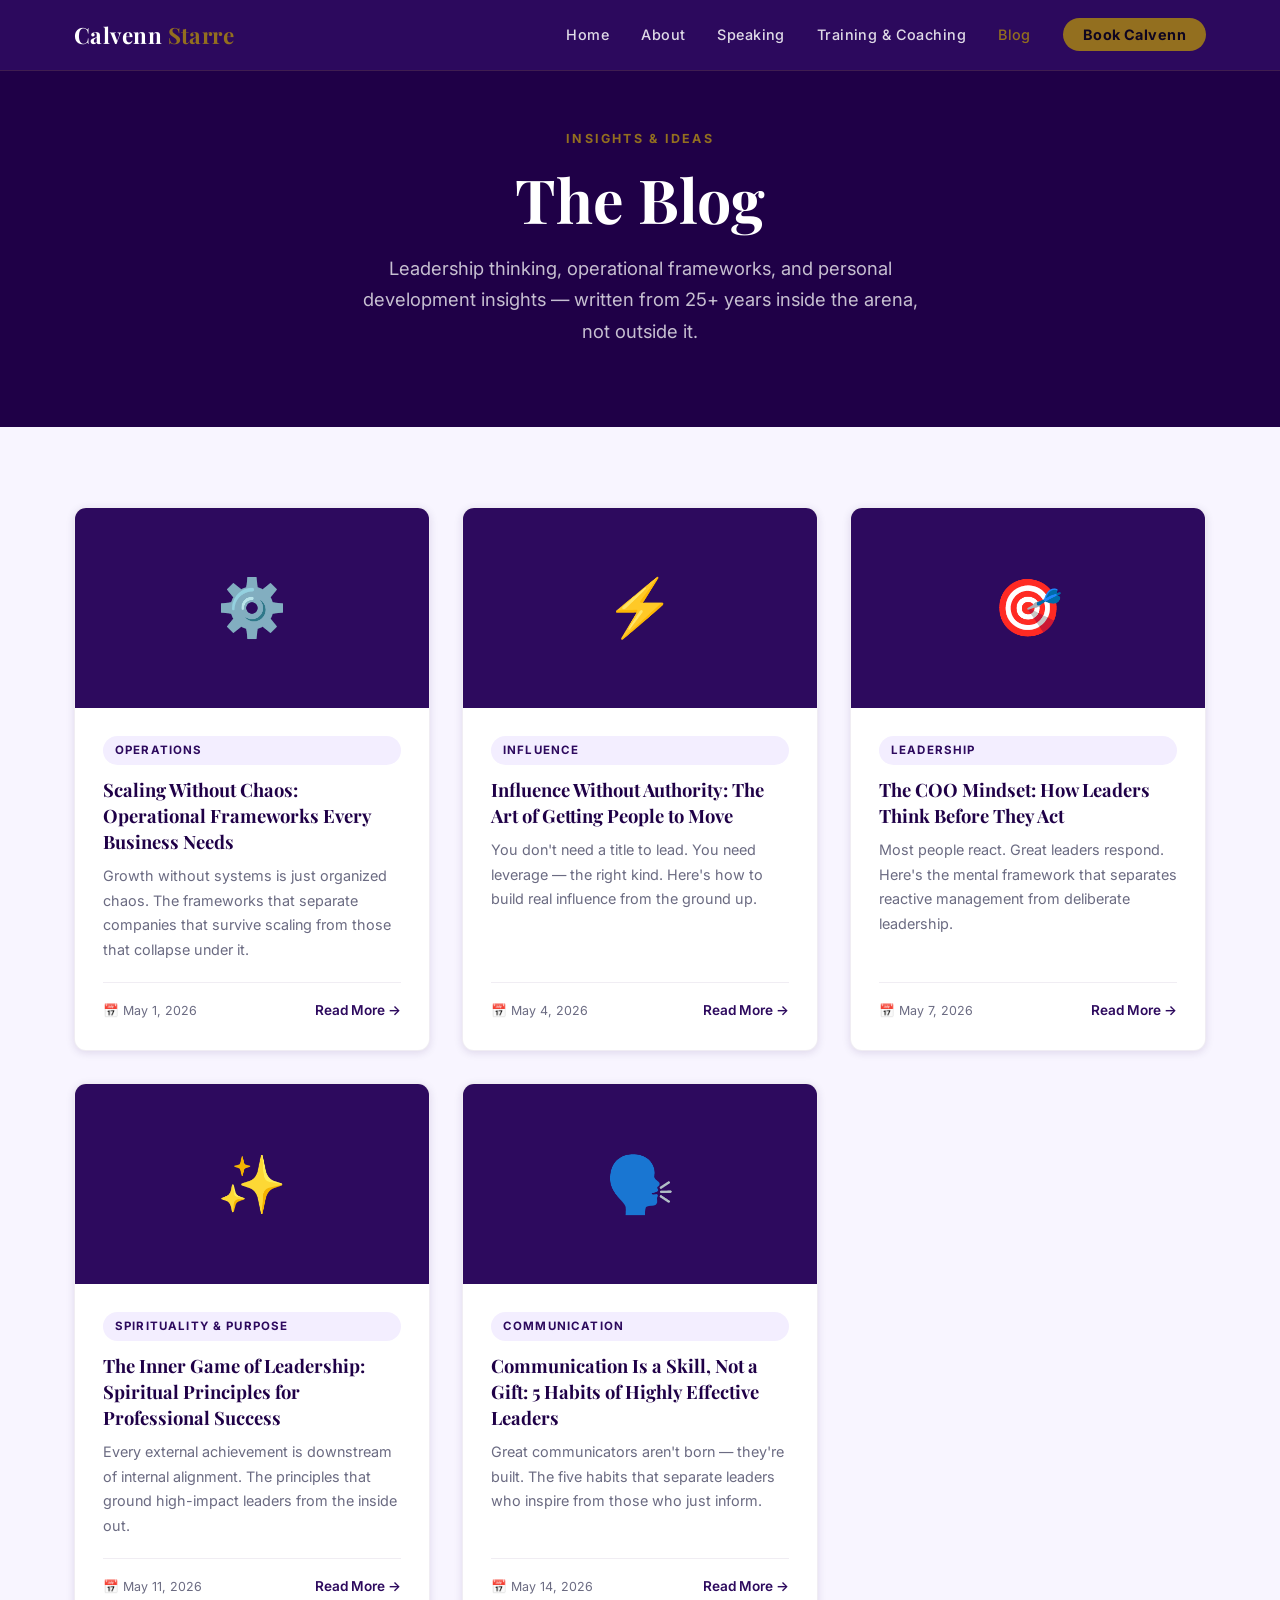
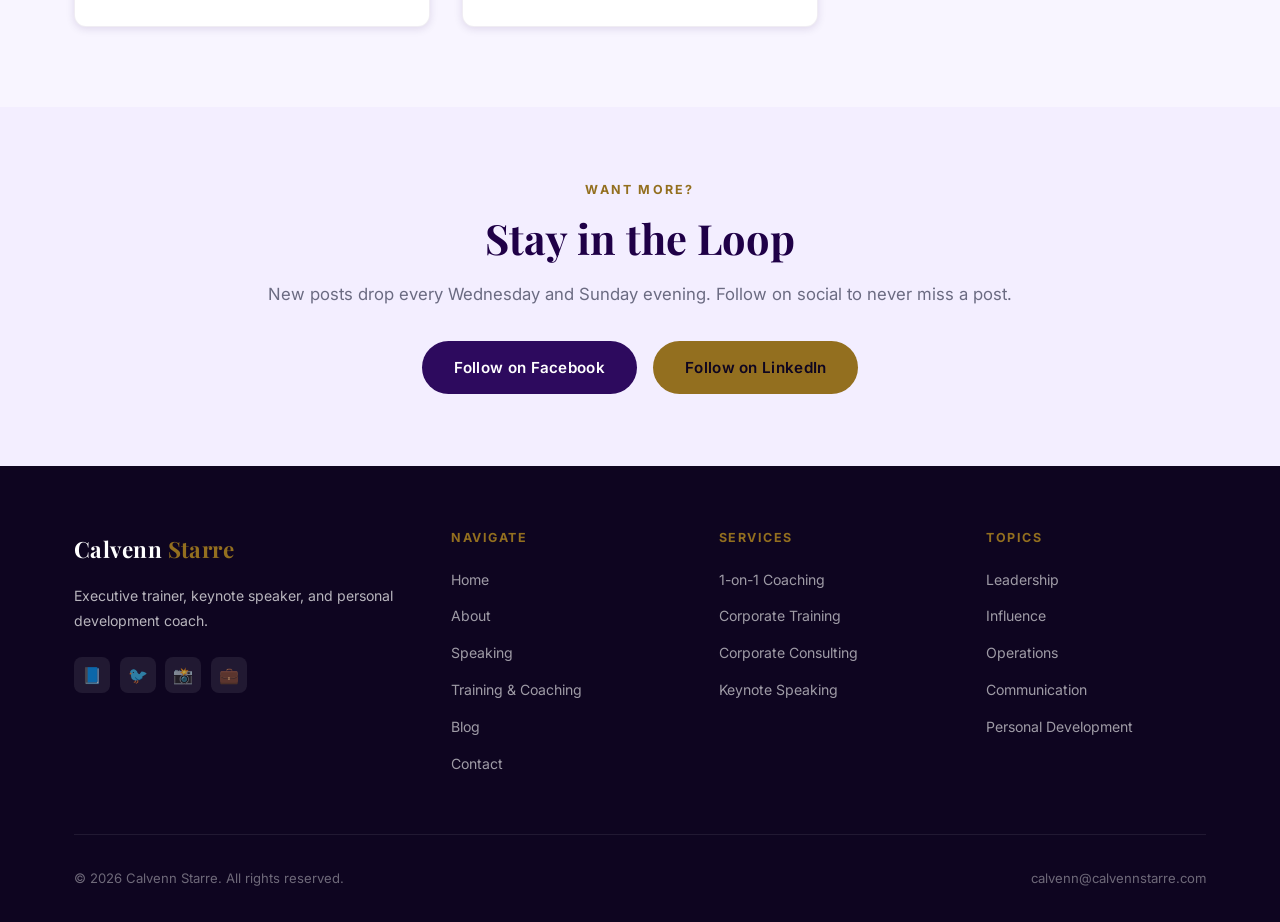
<file: blog/index.html>
<!DOCTYPE html>
<html lang="en">
<head>
  <meta charset="UTF-8" />
  <meta name="viewport" content="width=device-width, initial-scale=1.0" />
  <title>Blog — Calvenn Starre</title>
  <meta name="description" content="Leadership insights, operational thinking, and personal development frameworks from Calvenn Starre — written for people serious about growth." />
  <link rel="preconnect" href="https://fonts.googleapis.com" />
  <link href="https://fonts.googleapis.com/css2?family=Playfair+Display:ital,wght@0,600;0,700;1,500&family=Inter:wght@400;500;600;700&display=swap" rel="stylesheet" />
  <link rel="stylesheet" href="../css/style.css" />
</head>
<body>

<nav>
  <div class="nav-inner">
    <a href="../index.html" class="nav-logo">Calvenn <span>Starre</span></a>
    <ul class="nav-links">
      <li><a href="../index.html">Home</a></li>
      <li><a href="../about.html">About</a></li>
      <li><a href="../speaking.html">Speaking</a></li>
      <li><a href="../training.html">Training & Coaching</a></li>
      <li><a href="index.html" class="active">Blog</a></li>
      <li><a href="../contact.html" class="nav-cta">Book Calvenn</a></li>
    </ul>
    <button class="hamburger" aria-label="Menu"><span></span><span></span><span></span></button>
  </div>
</nav>

<div class="page-hero">
  <div class="container">
    <span class="section-label">Insights & Ideas</span>
    <h1>The Blog</h1>
    <p>Leadership thinking, operational frameworks, and personal development insights — written from 25+ years inside the arena, not outside it.</p>
  </div>
</div>

<section class="blog-section">
  <div class="container">
    <div class="grid-3">

      <div class="blog-card">
        <div class="blog-card-img">⚙️</div>
        <div class="blog-card-body">
          <span class="blog-tag">Operations</span>
          <h3>Scaling Without Chaos: Operational Frameworks Every Business Needs</h3>
          <p>Growth without systems is just organized chaos. The frameworks that separate companies that survive scaling from those that collapse under it.</p>
          <div class="blog-meta">
            <span>📅 May 1, 2026</span>
            <a href="scaling-without-chaos.html" class="read-more">Read More →</a>
          </div>
        </div>
      </div>

      <div class="blog-card">
        <div class="blog-card-img">⚡</div>
        <div class="blog-card-body">
          <span class="blog-tag">Influence</span>
          <h3>Influence Without Authority: The Art of Getting People to Move</h3>
          <p>You don't need a title to lead. You need leverage — the right kind. Here's how to build real influence from the ground up.</p>
          <div class="blog-meta">
            <span>📅 May 4, 2026</span>
            <a href="influence-without-authority.html" class="read-more">Read More →</a>
          </div>
        </div>
      </div>

      <div class="blog-card">
        <div class="blog-card-img">🎯</div>
        <div class="blog-card-body">
          <span class="blog-tag">Leadership</span>
          <h3>The COO Mindset: How Leaders Think Before They Act</h3>
          <p>Most people react. Great leaders respond. Here's the mental framework that separates reactive management from deliberate leadership.</p>
          <div class="blog-meta">
            <span>📅 May 7, 2026</span>
            <a href="coo-mindset.html" class="read-more">Read More →</a>
          </div>
        </div>
      </div>

      <div class="blog-card">
        <div class="blog-card-img">✨</div>
        <div class="blog-card-body">
          <span class="blog-tag">Spirituality & Purpose</span>
          <h3>The Inner Game of Leadership: Spiritual Principles for Professional Success</h3>
          <p>Every external achievement is downstream of internal alignment. The principles that ground high-impact leaders from the inside out.</p>
          <div class="blog-meta">
            <span>📅 May 11, 2026</span>
            <a href="inner-game-leadership.html" class="read-more">Read More →</a>
          </div>
        </div>
      </div>

      <div class="blog-card">
        <div class="blog-card-img">🗣️</div>
        <div class="blog-card-body">
          <span class="blog-tag">Communication</span>
          <h3>Communication Is a Skill, Not a Gift: 5 Habits of Highly Effective Leaders</h3>
          <p>Great communicators aren't born — they're built. The five habits that separate leaders who inspire from those who just inform.</p>
          <div class="blog-meta">
            <span>📅 May 14, 2026</span>
            <a href="communication-skill-not-gift.html" class="read-more">Read More →</a>
          </div>
        </div>
      </div>

    </div>
  </div>
</section>

<!-- CTA -->
<section class="cta-section">
  <div class="container">
    <span class="section-label">Want More?</span>
    <h2>Stay in the Loop</h2>
    <p>New posts drop every Wednesday and Sunday evening. Follow on social to never miss a post.</p>
    <div style="display:flex; gap:1rem; justify-content:center; flex-wrap:wrap;">
      <a href="https://facebook.com/calvennstarre" target="_blank" rel="noopener" class="btn btn-purple">Follow on Facebook</a>
      <a href="https://linkedin.com/in/calvenn/" target="_blank" rel="noopener" class="btn btn-primary">Follow on LinkedIn</a>
    </div>
  </div>
</section>

<footer>
  <div class="container">
    <div class="footer-inner">
      <div class="footer-brand">
        <a href="../index.html" class="nav-logo">Calvenn <span>Starre</span></a>
        <p>Executive trainer, keynote speaker, and personal development coach.</p>
        <div class="footer-social">
          <a href="https://facebook.com/calvennstarre" target="_blank" rel="noopener">📘</a>
          <a href="https://x.com/calvenn" target="_blank" rel="noopener">🐦</a>
          <a href="https://instagram.com/calvennstarre" target="_blank" rel="noopener">📸</a>
          <a href="https://linkedin.com/in/calvenn/" target="_blank" rel="noopener">💼</a>
        </div>
      </div>
      <div class="footer-col">
        <h5>Navigate</h5>
        <ul>
          <li><a href="../index.html">Home</a></li>
          <li><a href="../about.html">About</a></li>
          <li><a href="../speaking.html">Speaking</a></li>
          <li><a href="../training.html">Training & Coaching</a></li>
          <li><a href="index.html">Blog</a></li>
          <li><a href="../contact.html">Contact</a></li>
        </ul>
      </div>
      <div class="footer-col">
        <h5>Services</h5>
        <ul>
          <li><a href="../training.html">1-on-1 Coaching</a></li>
          <li><a href="../training.html">Corporate Training</a></li>
          <li><a href="../training.html">Corporate Consulting</a></li>
          <li><a href="../speaking.html">Keynote Speaking</a></li>
        </ul>
      </div>
      <div class="footer-col">
        <h5>Topics</h5>
        <ul>
          <li><a href="../speaking.html">Leadership</a></li>
          <li><a href="../speaking.html">Influence</a></li>
          <li><a href="../speaking.html">Operations</a></li>
          <li><a href="../speaking.html">Communication</a></li>
          <li><a href="../speaking.html">Personal Development</a></li>
        </ul>
      </div>
    </div>
    <div class="footer-bottom">
      <span>© 2026 Calvenn Starre. All rights reserved.</span>
      <span>calvenn@calvennstarre.com</span>
    </div>
  </div>
</footer>

<script src="../js/main.js"></script>
</body>
</html>
</file>
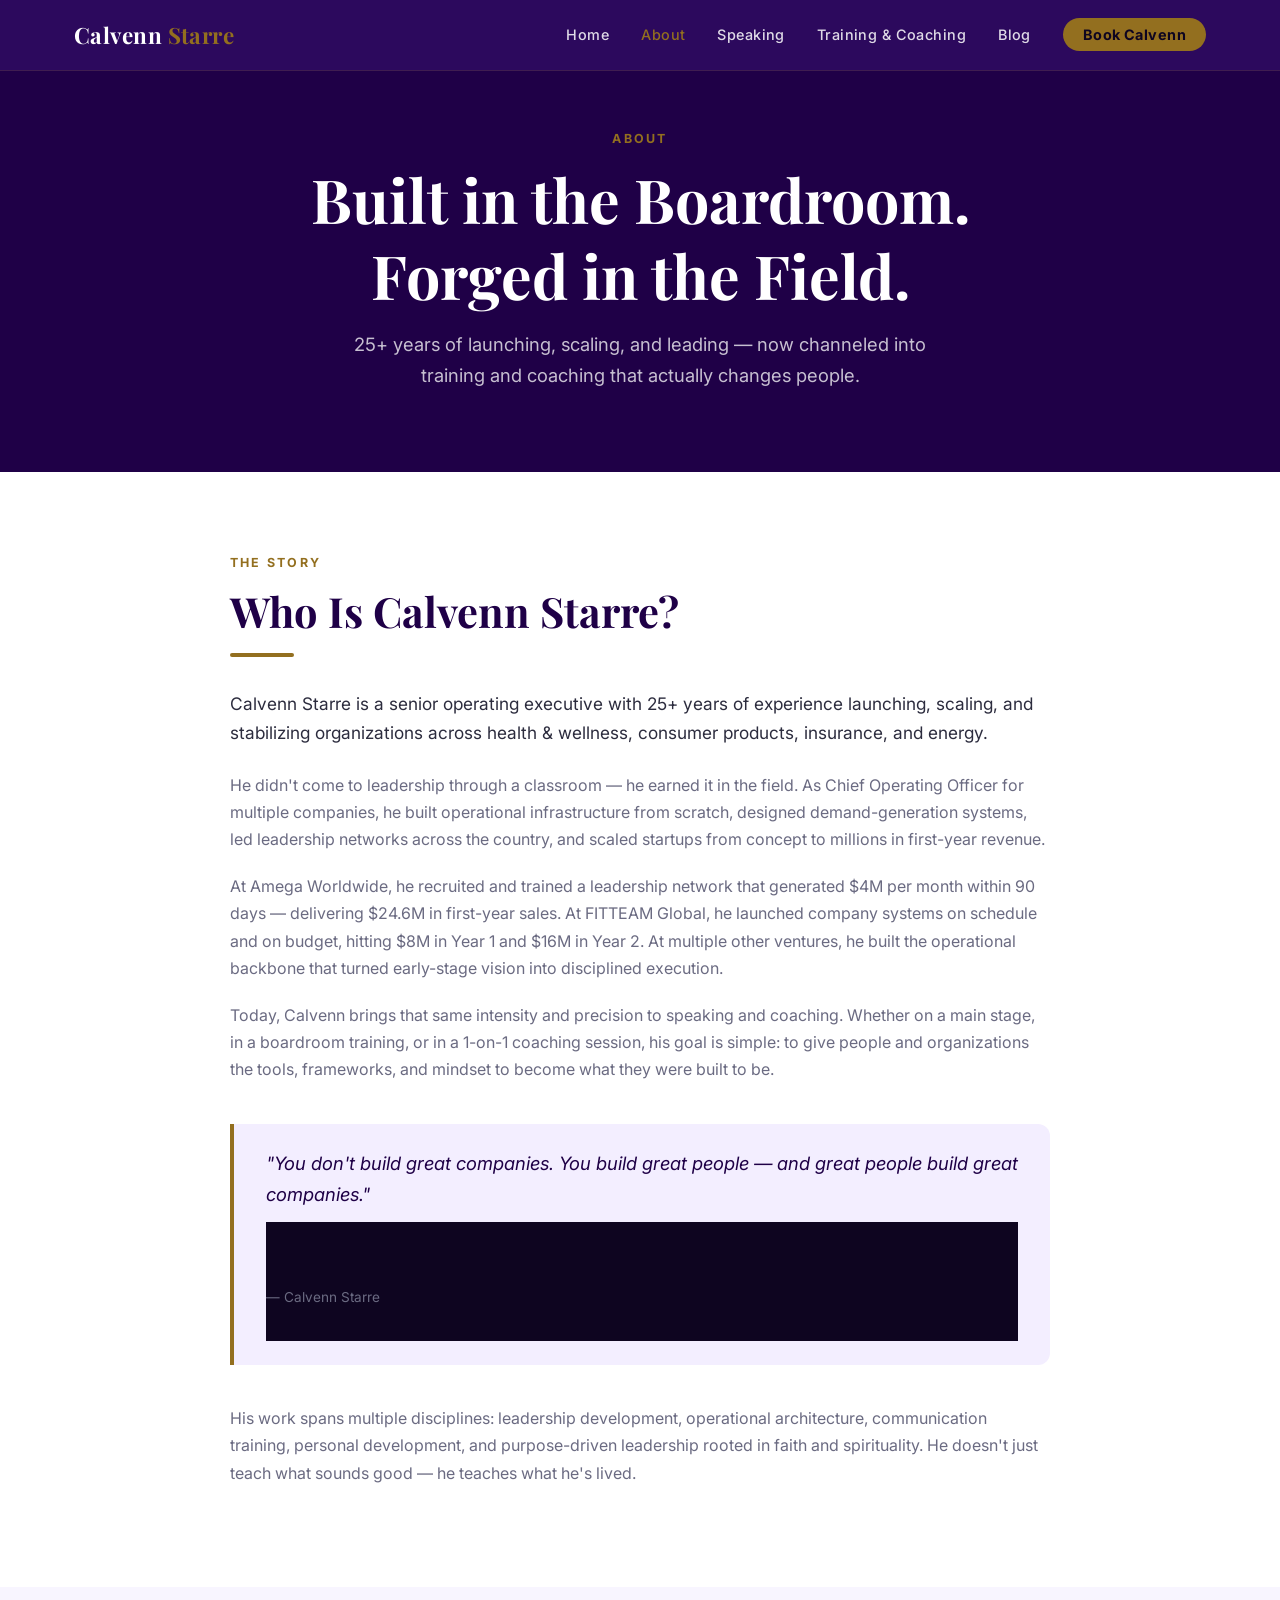
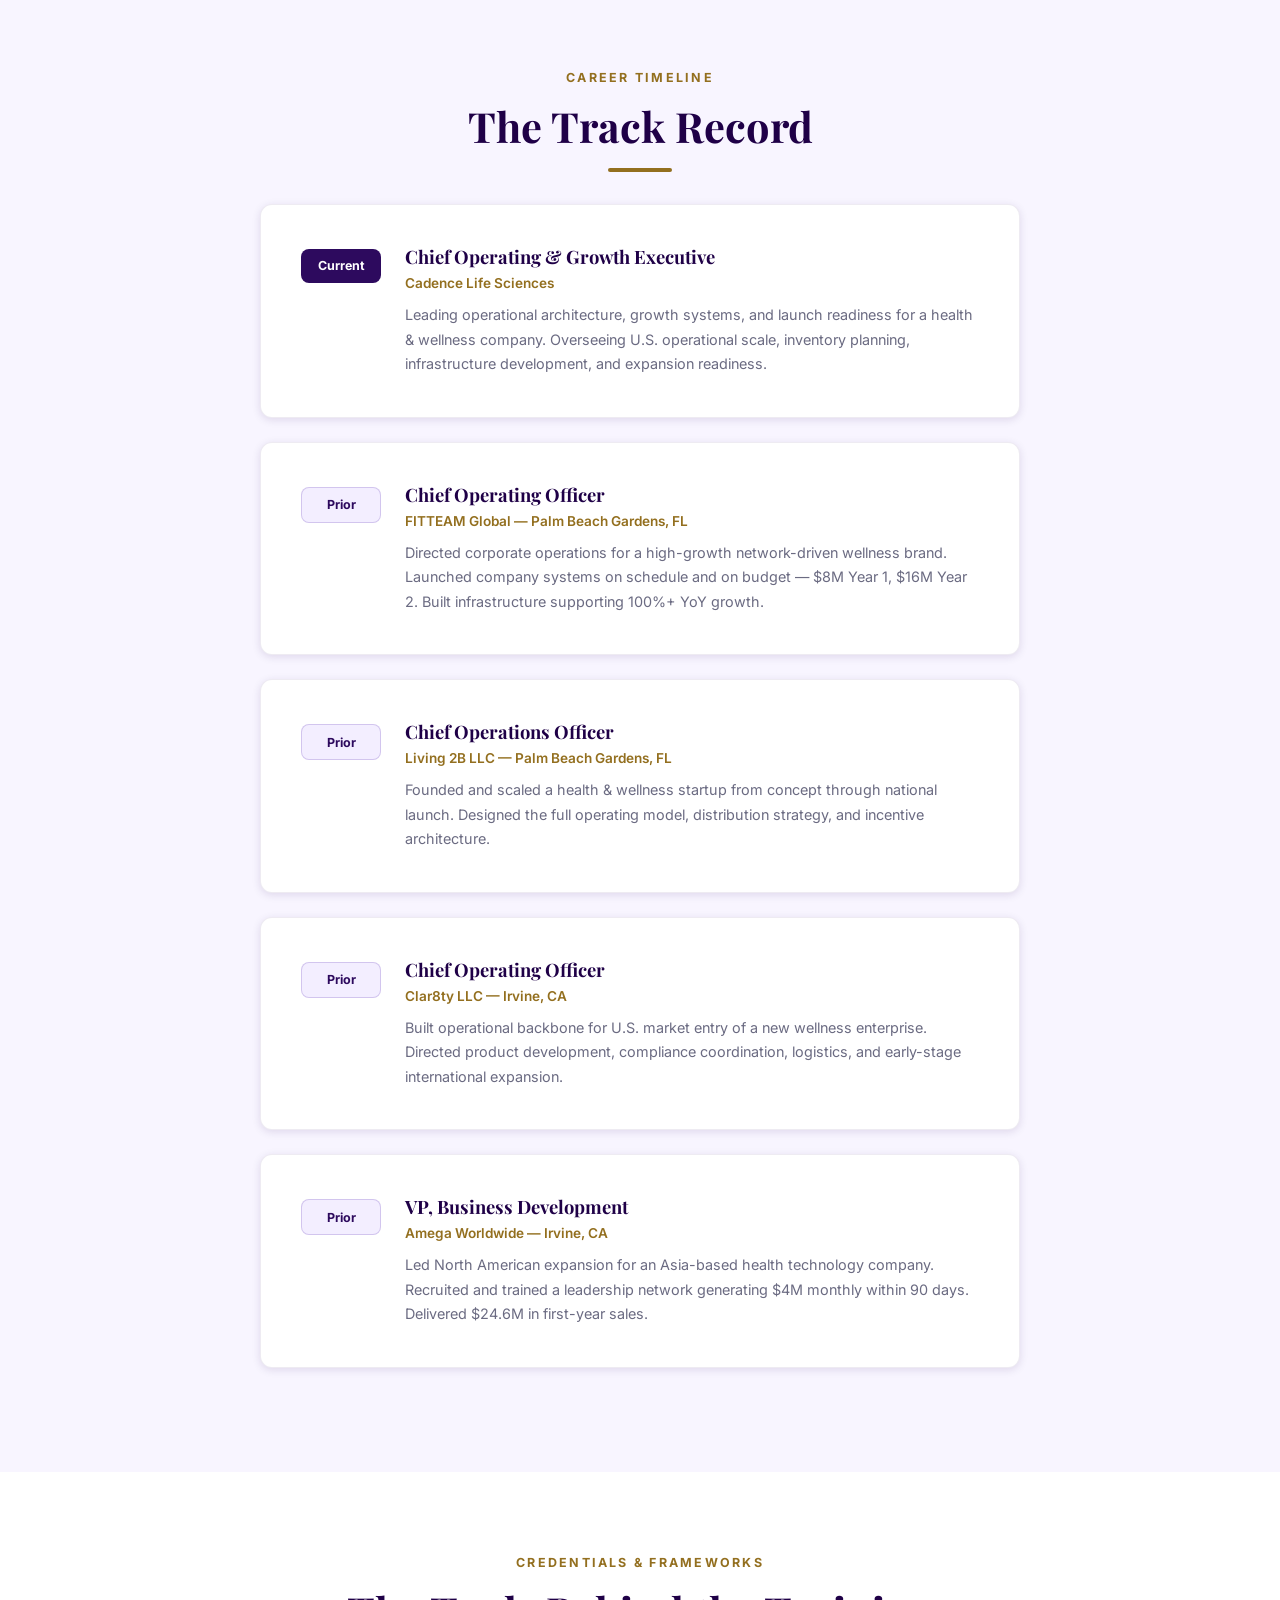
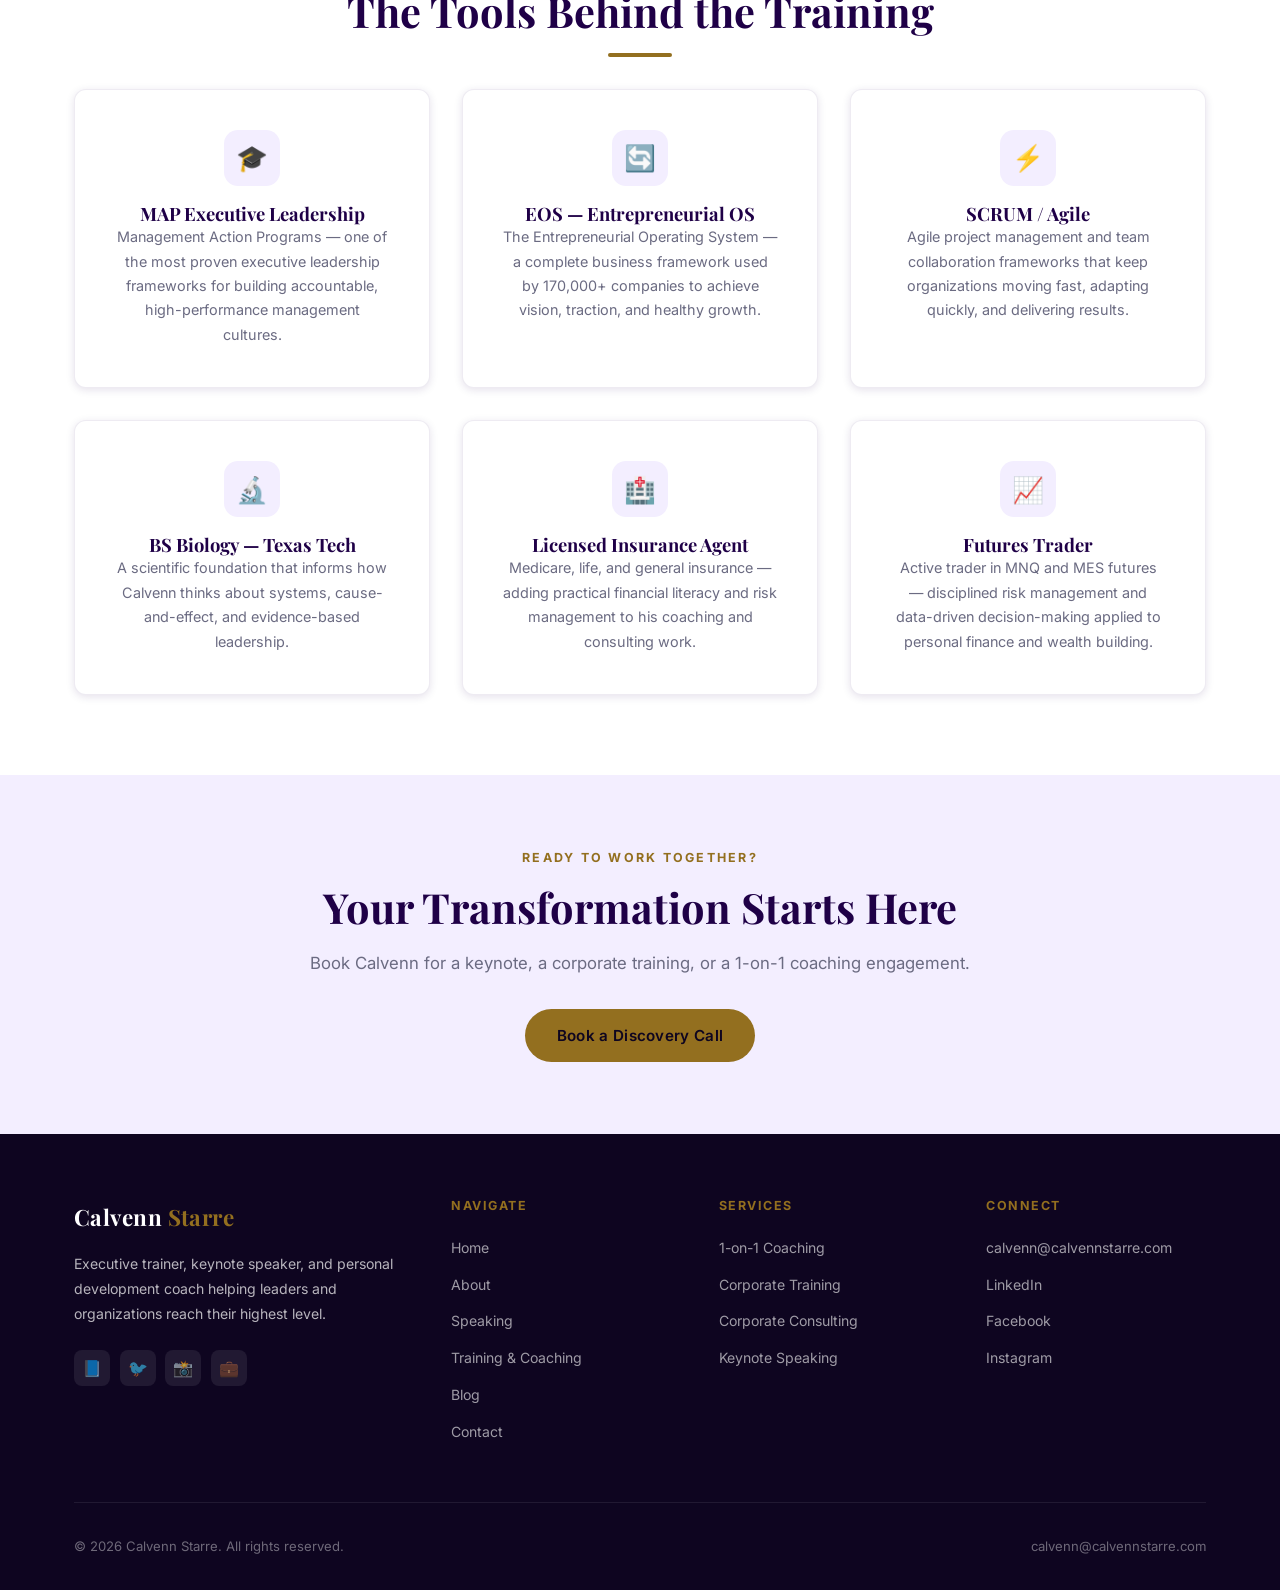
<file: about.html>
<!DOCTYPE html>
<html lang="en">
<head>
  <meta charset="UTF-8" />
  <meta name="viewport" content="width=device-width, initial-scale=1.0" />
  <title>About Calvenn Starre — Executive Trainer & Keynote Speaker</title>
  <meta name="description" content="Learn about Calvenn Starre — 25+ years as a COO and executive leader who now trains and speaks on leadership, influence, operations, and personal development." />
  <link rel="preconnect" href="https://fonts.googleapis.com" />
  <link href="https://fonts.googleapis.com/css2?family=Playfair+Display:ital,wght@0,600;0,700;1,500&family=Inter:wght@400;500;600;700&display=swap" rel="stylesheet" />
  <link rel="stylesheet" href="css/style.css" />
</head>
<body>

<nav>
  <div class="nav-inner">
    <a href="index.html" class="nav-logo">Calvenn <span>Starre</span></a>
    <ul class="nav-links">
      <li><a href="index.html">Home</a></li>
      <li><a href="about.html" class="active">About</a></li>
      <li><a href="speaking.html">Speaking</a></li>
      <li><a href="training.html">Training & Coaching</a></li>
      <li><a href="blog/index.html">Blog</a></li>
      <li><a href="contact.html" class="nav-cta">Book Calvenn</a></li>
    </ul>
    <button class="hamburger" aria-label="Menu"><span></span><span></span><span></span></button>
  </div>
</nav>

<div class="page-hero">
  <div class="container">
    <span class="section-label">About</span>
    <h1>Built in the Boardroom.<br>Forged in the Field.</h1>
    <p>25+ years of launching, scaling, and leading — now channeled into training and coaching that actually changes people.</p>
  </div>
</div>

<!-- STORY -->
<section style="background:var(--white);">
  <div class="container">
    <div style="max-width:820px; margin:0 auto;">
      <span class="section-label">The Story</span>
      <h2 class="section-title">Who Is Calvenn Starre?</h2>
      <div class="divider left"></div>

      <p style="font-size:1.08rem; color:var(--charcoal); margin-bottom:1.5rem;">Calvenn Starre is a senior operating executive with 25+ years of experience launching, scaling, and stabilizing organizations across health &amp; wellness, consumer products, insurance, and energy.</p>

      <p style="color:var(--gray); margin-bottom:1.25rem;">He didn't come to leadership through a classroom — he earned it in the field. As Chief Operating Officer for multiple companies, he built operational infrastructure from scratch, designed demand-generation systems, led leadership networks across the country, and scaled startups from concept to millions in first-year revenue.</p>

      <p style="color:var(--gray); margin-bottom:1.25rem;">At Amega Worldwide, he recruited and trained a leadership network that generated $4M per month within 90 days — delivering $24.6M in first-year sales. At FITTEAM Global, he launched company systems on schedule and on budget, hitting $8M in Year 1 and $16M in Year 2. At multiple other ventures, he built the operational backbone that turned early-stage vision into disciplined execution.</p>

      <p style="color:var(--gray); margin-bottom:1.25rem;">Today, Calvenn brings that same intensity and precision to speaking and coaching. Whether on a main stage, in a boardroom training, or in a 1-on-1 coaching session, his goal is simple: to give people and organizations the tools, frameworks, and mindset to become what they were built to be.</p>

      <blockquote style="border-left:4px solid var(--gold); background:var(--purple-pale); padding:1.5rem 2rem; border-radius:0 12px 12px 0; margin:2.5rem 0;">
        <p style="font-style:italic; font-size:1.15rem; color:var(--purple-deep); margin:0;">"You don't build great companies. You build great people — and great people build great companies."</p>
        <footer style="margin-top:0.75rem; font-size:0.85rem; color:var(--gray);">— Calvenn Starre</footer>
      </blockquote>

      <p style="color:var(--gray); margin-bottom:1.25rem;">His work spans multiple disciplines: leadership development, operational architecture, communication training, personal development, and purpose-driven leadership rooted in faith and spirituality. He doesn't just teach what sounds good — he teaches what he's lived.</p>
    </div>
  </div>
</section>

<!-- EXPERIENCE TIMELINE -->
<section style="background:var(--light-gray);">
  <div class="container">
    <div class="text-center">
      <span class="section-label">Career Timeline</span>
      <h2 class="section-title">The Track Record</h2>
      <div class="divider"></div>
    </div>
    <div style="max-width:760px; margin:0 auto;">

      <div class="card" style="margin-bottom:1.5rem; display:flex; gap:1.5rem; align-items:flex-start;">
        <div style="min-width:80px; text-align:center; padding-top:0.25rem;">
          <div style="background:var(--purple-royal); color:var(--white); padding:0.4rem 0.75rem; border-radius:8px; font-size:0.78rem; font-weight:700;">Current</div>
        </div>
        <div>
          <h4 style="color:var(--purple-deep); margin-bottom:0.25rem;">Chief Operating & Growth Executive</h4>
          <p style="font-size:0.85rem; color:var(--gold); font-weight:600; margin-bottom:0.5rem;">Cadence Life Sciences</p>
          <p style="font-size:0.9rem; color:var(--gray);">Leading operational architecture, growth systems, and launch readiness for a health &amp; wellness company. Overseeing U.S. operational scale, inventory planning, infrastructure development, and expansion readiness.</p>
        </div>
      </div>

      <div class="card" style="margin-bottom:1.5rem; display:flex; gap:1.5rem; align-items:flex-start;">
        <div style="min-width:80px; text-align:center; padding-top:0.25rem;">
          <div style="background:var(--purple-pale); color:var(--purple-royal); padding:0.4rem 0.75rem; border-radius:8px; font-size:0.78rem; font-weight:700; border:1px solid rgba(75,31,168,0.2);">Prior</div>
        </div>
        <div>
          <h4 style="color:var(--purple-deep); margin-bottom:0.25rem;">Chief Operating Officer</h4>
          <p style="font-size:0.85rem; color:var(--gold); font-weight:600; margin-bottom:0.5rem;">FITTEAM Global — Palm Beach Gardens, FL</p>
          <p style="font-size:0.9rem; color:var(--gray);">Directed corporate operations for a high-growth network-driven wellness brand. Launched company systems on schedule and on budget — $8M Year 1, $16M Year 2. Built infrastructure supporting 100%+ YoY growth.</p>
        </div>
      </div>

      <div class="card" style="margin-bottom:1.5rem; display:flex; gap:1.5rem; align-items:flex-start;">
        <div style="min-width:80px; text-align:center; padding-top:0.25rem;">
          <div style="background:var(--purple-pale); color:var(--purple-royal); padding:0.4rem 0.75rem; border-radius:8px; font-size:0.78rem; font-weight:700; border:1px solid rgba(75,31,168,0.2);">Prior</div>
        </div>
        <div>
          <h4 style="color:var(--purple-deep); margin-bottom:0.25rem;">Chief Operations Officer</h4>
          <p style="font-size:0.85rem; color:var(--gold); font-weight:600; margin-bottom:0.5rem;">Living 2B LLC — Palm Beach Gardens, FL</p>
          <p style="font-size:0.9rem; color:var(--gray);">Founded and scaled a health &amp; wellness startup from concept through national launch. Designed the full operating model, distribution strategy, and incentive architecture.</p>
        </div>
      </div>

      <div class="card" style="margin-bottom:1.5rem; display:flex; gap:1.5rem; align-items:flex-start;">
        <div style="min-width:80px; text-align:center; padding-top:0.25rem;">
          <div style="background:var(--purple-pale); color:var(--purple-royal); padding:0.4rem 0.75rem; border-radius:8px; font-size:0.78rem; font-weight:700; border:1px solid rgba(75,31,168,0.2);">Prior</div>
        </div>
        <div>
          <h4 style="color:var(--purple-deep); margin-bottom:0.25rem;">Chief Operating Officer</h4>
          <p style="font-size:0.85rem; color:var(--gold); font-weight:600; margin-bottom:0.5rem;">Clar8ty LLC — Irvine, CA</p>
          <p style="font-size:0.9rem; color:var(--gray);">Built operational backbone for U.S. market entry of a new wellness enterprise. Directed product development, compliance coordination, logistics, and early-stage international expansion.</p>
        </div>
      </div>

      <div class="card" style="margin-bottom:1.5rem; display:flex; gap:1.5rem; align-items:flex-start;">
        <div style="min-width:80px; text-align:center; padding-top:0.25rem;">
          <div style="background:var(--purple-pale); color:var(--purple-royal); padding:0.4rem 0.75rem; border-radius:8px; font-size:0.78rem; font-weight:700; border:1px solid rgba(75,31,168,0.2);">Prior</div>
        </div>
        <div>
          <h4 style="color:var(--purple-deep); margin-bottom:0.25rem;">VP, Business Development</h4>
          <p style="font-size:0.85rem; color:var(--gold); font-weight:600; margin-bottom:0.5rem;">Amega Worldwide — Irvine, CA</p>
          <p style="font-size:0.9rem; color:var(--gray);">Led North American expansion for an Asia-based health technology company. Recruited and trained a leadership network generating $4M monthly within 90 days. Delivered $24.6M in first-year sales.</p>
        </div>
      </div>

    </div>
  </div>
</section>

<!-- CREDENTIALS -->
<section style="background:var(--white);">
  <div class="container">
    <div class="text-center">
      <span class="section-label">Credentials & Frameworks</span>
      <h2 class="section-title">The Tools Behind the Training</h2>
      <div class="divider"></div>
    </div>
    <div class="grid-3">
      <div class="card text-center">
        <div class="card-icon" style="margin:0 auto 1rem;">🎓</div>
        <h4>MAP Executive Leadership</h4>
        <p style="color:var(--gray); font-size:0.9rem;">Management Action Programs — one of the most proven executive leadership frameworks for building accountable, high-performance management cultures.</p>
      </div>
      <div class="card text-center">
        <div class="card-icon" style="margin:0 auto 1rem;">🔄</div>
        <h4>EOS — Entrepreneurial OS</h4>
        <p style="color:var(--gray); font-size:0.9rem;">The Entrepreneurial Operating System — a complete business framework used by 170,000+ companies to achieve vision, traction, and healthy growth.</p>
      </div>
      <div class="card text-center">
        <div class="card-icon" style="margin:0 auto 1rem;">⚡</div>
        <h4>SCRUM / Agile</h4>
        <p style="color:var(--gray); font-size:0.9rem;">Agile project management and team collaboration frameworks that keep organizations moving fast, adapting quickly, and delivering results.</p>
      </div>
      <div class="card text-center">
        <div class="card-icon" style="margin:0 auto 1rem;">🔬</div>
        <h4>BS Biology — Texas Tech</h4>
        <p style="color:var(--gray); font-size:0.9rem;">A scientific foundation that informs how Calvenn thinks about systems, cause-and-effect, and evidence-based leadership.</p>
      </div>
      <div class="card text-center">
        <div class="card-icon" style="margin:0 auto 1rem;">🏥</div>
        <h4>Licensed Insurance Agent</h4>
        <p style="color:var(--gray); font-size:0.9rem;">Medicare, life, and general insurance — adding practical financial literacy and risk management to his coaching and consulting work.</p>
      </div>
      <div class="card text-center">
        <div class="card-icon" style="margin:0 auto 1rem;">📈</div>
        <h4>Futures Trader</h4>
        <p style="color:var(--gray); font-size:0.9rem;">Active trader in MNQ and MES futures — disciplined risk management and data-driven decision-making applied to personal finance and wealth building.</p>
      </div>
    </div>
  </div>
</section>

<!-- CTA -->
<section class="cta-section">
  <div class="container">
    <span class="section-label">Ready to Work Together?</span>
    <h2>Your Transformation Starts Here</h2>
    <p>Book Calvenn for a keynote, a corporate training, or a 1-on-1 coaching engagement.</p>
    <a href="contact.html" class="btn btn-primary">Book a Discovery Call</a>
  </div>
</section>

<footer>
  <div class="container">
    <div class="footer-inner">
      <div class="footer-brand">
        <a href="index.html" class="nav-logo">Calvenn <span>Starre</span></a>
        <p>Executive trainer, keynote speaker, and personal development coach helping leaders and organizations reach their highest level.</p>
        <div class="footer-social">
          <a href="https://facebook.com/calvennstarre" target="_blank" rel="noopener">📘</a>
          <a href="https://x.com/calvenn" target="_blank" rel="noopener">🐦</a>
          <a href="https://instagram.com/calvennstarre" target="_blank" rel="noopener">📸</a>
          <a href="https://linkedin.com/in/calvenn/" target="_blank" rel="noopener">💼</a>
        </div>
      </div>
      <div class="footer-col">
        <h5>Navigate</h5>
        <ul>
          <li><a href="index.html">Home</a></li>
          <li><a href="about.html">About</a></li>
          <li><a href="speaking.html">Speaking</a></li>
          <li><a href="training.html">Training & Coaching</a></li>
          <li><a href="blog/index.html">Blog</a></li>
          <li><a href="contact.html">Contact</a></li>
        </ul>
      </div>
      <div class="footer-col">
        <h5>Services</h5>
        <ul>
          <li><a href="training.html">1-on-1 Coaching</a></li>
          <li><a href="training.html">Corporate Training</a></li>
          <li><a href="training.html">Corporate Consulting</a></li>
          <li><a href="speaking.html">Keynote Speaking</a></li>
        </ul>
      </div>
      <div class="footer-col">
        <h5>Connect</h5>
        <ul>
          <li><a href="mailto:calvenn@calvennstarre.com">calvenn@calvennstarre.com</a></li>
          <li><a href="https://linkedin.com/in/calvenn/" target="_blank" rel="noopener">LinkedIn</a></li>
          <li><a href="https://facebook.com/calvennstarre" target="_blank" rel="noopener">Facebook</a></li>
          <li><a href="https://instagram.com/calvennstarre" target="_blank" rel="noopener">Instagram</a></li>
        </ul>
      </div>
    </div>
    <div class="footer-bottom">
      <span>© 2026 Calvenn Starre. All rights reserved.</span>
      <span>calvenn@calvennstarre.com</span>
    </div>
  </div>
</footer>

<script src="js/main.js"></script>
</body>
</html>
</file>
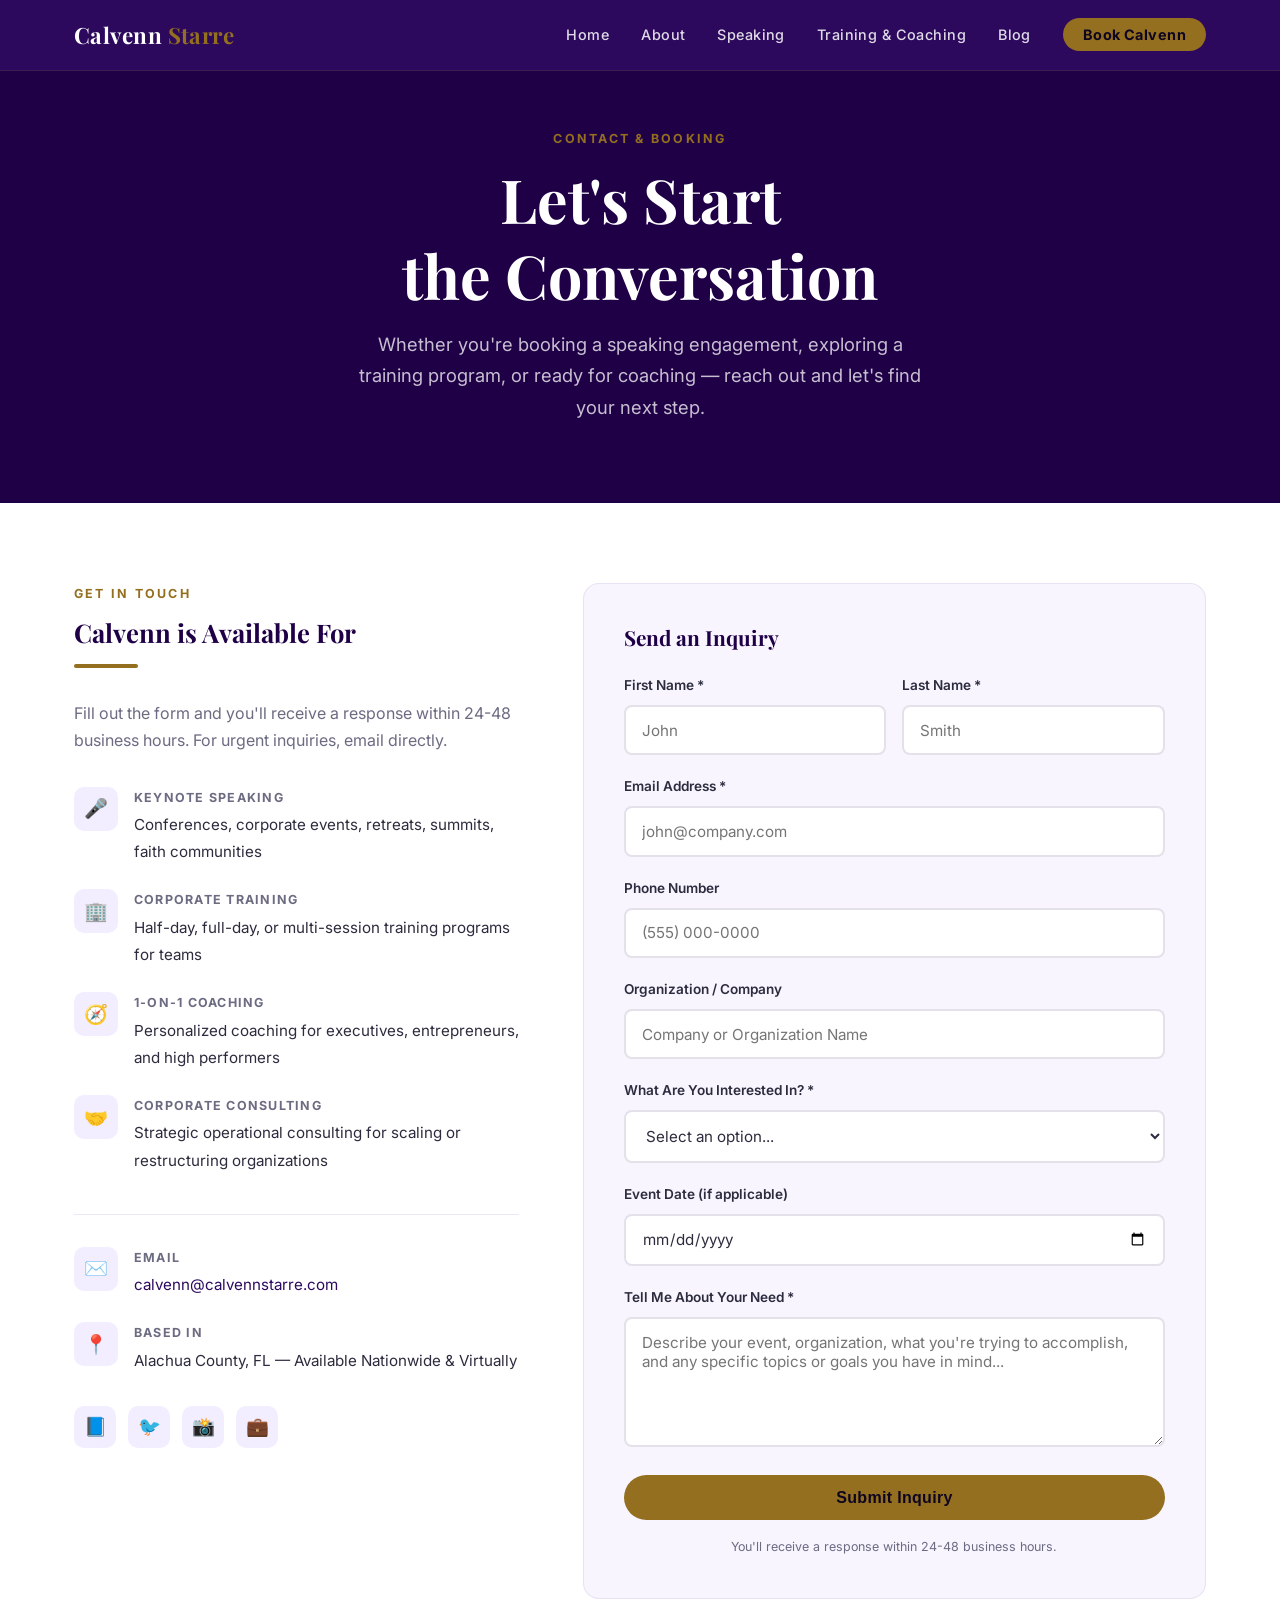
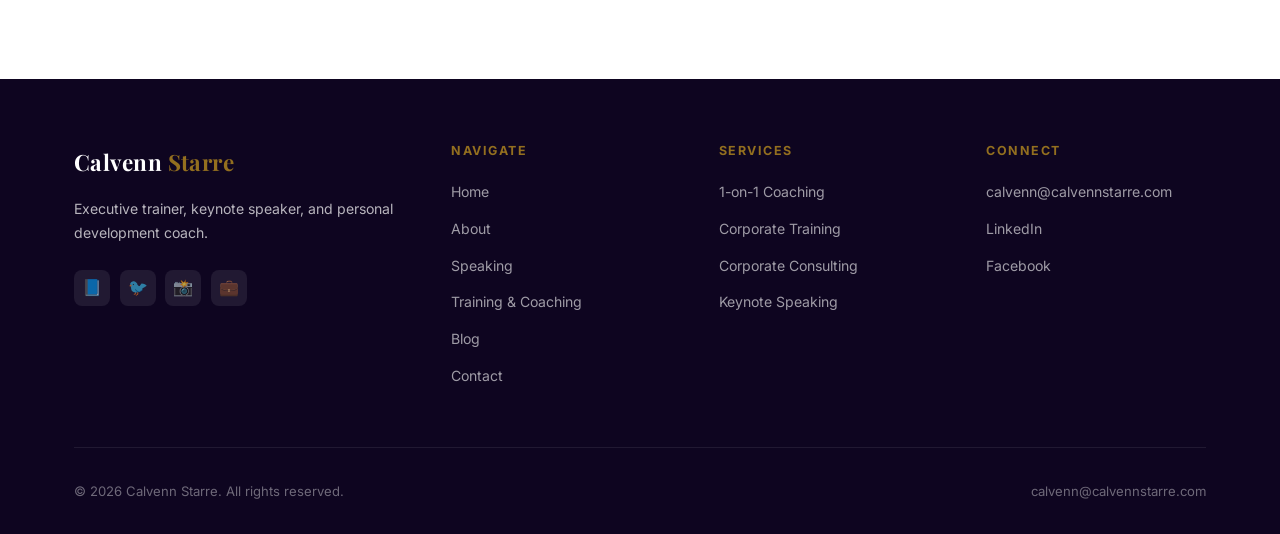
<file: contact.html>
<!DOCTYPE html>
<html lang="en">
<head>
  <meta charset="UTF-8" />
  <meta name="viewport" content="width=device-width, initial-scale=1.0" />
  <title>Contact & Booking — Calvenn Starre</title>
  <meta name="description" content="Book Calvenn Starre for keynote speaking, corporate training, or 1-on-1 coaching. Submit a booking inquiry or send a direct message." />
  <link rel="preconnect" href="https://fonts.googleapis.com" />
  <link href="https://fonts.googleapis.com/css2?family=Playfair+Display:ital,wght@0,600;0,700;1,500&family=Inter:wght@400;500;600;700&display=swap" rel="stylesheet" />
  <link rel="stylesheet" href="css/style.css" />
</head>
<body>

<nav>
  <div class="nav-inner">
    <a href="index.html" class="nav-logo">Calvenn <span>Starre</span></a>
    <ul class="nav-links">
      <li><a href="index.html">Home</a></li>
      <li><a href="about.html">About</a></li>
      <li><a href="speaking.html">Speaking</a></li>
      <li><a href="training.html">Training & Coaching</a></li>
      <li><a href="blog/index.html">Blog</a></li>
      <li><a href="contact.html" class="nav-cta active">Book Calvenn</a></li>
    </ul>
    <button class="hamburger" aria-label="Menu"><span></span><span></span><span></span></button>
  </div>
</nav>

<div class="page-hero">
  <div class="container">
    <span class="section-label">Contact & Booking</span>
    <h1>Let's Start<br>the Conversation</h1>
    <p>Whether you're booking a speaking engagement, exploring a training program, or ready for coaching — reach out and let's find your next step.</p>
  </div>
</div>

<section class="contact-section">
  <div class="container">
    <div class="contact-inner">
      <div class="contact-info">
        <span class="section-label">Get in Touch</span>
        <h3>Calvenn is Available For</h3>
        <div class="divider left"></div>
        <p>Fill out the form and you'll receive a response within 24-48 business hours. For urgent inquiries, email directly.</p>

        <div class="contact-item">
          <div class="contact-item-icon">🎤</div>
          <div class="contact-item-text">
            <strong>Keynote Speaking</strong>
            <span>Conferences, corporate events, retreats, summits, faith communities</span>
          </div>
        </div>
        <div class="contact-item">
          <div class="contact-item-icon">🏢</div>
          <div class="contact-item-text">
            <strong>Corporate Training</strong>
            <span>Half-day, full-day, or multi-session training programs for teams</span>
          </div>
        </div>
        <div class="contact-item">
          <div class="contact-item-icon">🧭</div>
          <div class="contact-item-text">
            <strong>1-on-1 Coaching</strong>
            <span>Personalized coaching for executives, entrepreneurs, and high performers</span>
          </div>
        </div>
        <div class="contact-item">
          <div class="contact-item-icon">🤝</div>
          <div class="contact-item-text">
            <strong>Corporate Consulting</strong>
            <span>Strategic operational consulting for scaling or restructuring organizations</span>
          </div>
        </div>

        <div style="margin-top:2.5rem; padding-top:2rem; border-top:1px solid rgba(75,31,168,0.1);">
          <div class="contact-item">
            <div class="contact-item-icon">✉️</div>
            <div class="contact-item-text">
              <strong>Email</strong>
              <span><a href="mailto:calvenn@calvennstarre.com">calvenn@calvennstarre.com</a></span>
            </div>
          </div>
          <div class="contact-item">
            <div class="contact-item-icon">📍</div>
            <div class="contact-item-text">
              <strong>Based In</strong>
              <span>Alachua County, FL — Available Nationwide & Virtually</span>
            </div>
          </div>
        </div>

        <div class="social-links">
          <a href="https://facebook.com/calvennstarre" target="_blank" rel="noopener" class="social-link" title="Facebook">📘</a>
          <a href="https://x.com/calvenn" target="_blank" rel="noopener" class="social-link" title="X / Twitter">🐦</a>
          <a href="https://instagram.com/calvennstarre" target="_blank" rel="noopener" class="social-link" title="Instagram">📸</a>
          <a href="https://linkedin.com/in/calvenn/" target="_blank" rel="noopener" class="social-link" title="LinkedIn">💼</a>
        </div>
      </div>

      <div class="contact-form">
        <h3 style="color:var(--purple-deep); margin-bottom:1.5rem; font-size:1.3rem;">Send an Inquiry</h3>
        <form id="contactForm" action="submit-form.php" enctype="application/x-www-form-urlencoded" method="POST">
          
          <div class="grid-2" style="gap:1rem;">
            <div class="form-group">
              <label for="fname">First Name *</label>
              <input type="text" id="fname" name="first_name" required placeholder="John" />
            </div>
            <div class="form-group">
              <label for="lname">Last Name *</label>
              <input type="text" id="lname" name="last_name" required placeholder="Smith" />
            </div>
          </div>
          <div class="form-group">
            <label for="email">Email Address *</label>
            <input type="email" id="email" name="email" required placeholder="john@company.com" />
          </div>
          <div class="form-group">
            <label for="phone">Phone Number</label>
            <input type="tel" id="phone" name="phone" placeholder="(555) 000-0000" />
          </div>
          <div class="form-group">
            <label for="org">Organization / Company</label>
            <input type="text" id="org" name="organization" placeholder="Company or Organization Name" />
          </div>
          <div class="form-group">
            <label for="interest">What Are You Interested In? *</label>
            <select id="interest" name="interest" required>
              <option value="" disabled selected>Select an option...</option>
              <option value="keynote">Keynote Speaking</option>
              <option value="training">Corporate Training</option>
              <option value="consulting">Corporate Consulting</option>
              <option value="coaching">1-on-1 Coaching</option>
              <option value="multiple">Multiple Services</option>
              <option value="other">Other / Not Sure Yet</option>
            </select>
          </div>
          <div class="form-group">
            <label for="event-date">Event Date (if applicable)</label>
            <input type="date" id="event-date" name="event_date" />
          </div>
          <div class="form-group">
            <label for="message">Tell Me About Your Need *</label>
            <textarea id="message" name="message" required placeholder="Describe your event, organization, what you're trying to accomplish, and any specific topics or goals you have in mind..."></textarea>
          </div>
          <button type="submit" class="btn btn-primary" style="width:100%; justify-content:center; font-size:1rem;">
            Submit Inquiry
          </button>
          <p style="font-size:0.78rem; color:var(--gray); text-align:center; margin-top:1rem;">You'll receive a response within 24-48 business hours.</p>
        </form>
      </div>
    </div>
  </div>
</section>

<footer>
  <div class="container">
    <div class="footer-inner">
      <div class="footer-brand">
        <a href="index.html" class="nav-logo">Calvenn <span>Starre</span></a>
        <p>Executive trainer, keynote speaker, and personal development coach.</p>
        <div class="footer-social">
          <a href="https://facebook.com/calvennstarre" target="_blank" rel="noopener">📘</a>
          <a href="https://x.com/calvenn" target="_blank" rel="noopener">🐦</a>
          <a href="https://instagram.com/calvennstarre" target="_blank" rel="noopener">📸</a>
          <a href="https://linkedin.com/in/calvenn/" target="_blank" rel="noopener">💼</a>
        </div>
      </div>
      <div class="footer-col">
        <h5>Navigate</h5>
        <ul>
          <li><a href="index.html">Home</a></li>
          <li><a href="about.html">About</a></li>
          <li><a href="speaking.html">Speaking</a></li>
          <li><a href="training.html">Training & Coaching</a></li>
          <li><a href="blog/index.html">Blog</a></li>
          <li><a href="contact.html">Contact</a></li>
        </ul>
      </div>
      <div class="footer-col">
        <h5>Services</h5>
        <ul>
          <li><a href="training.html">1-on-1 Coaching</a></li>
          <li><a href="training.html">Corporate Training</a></li>
          <li><a href="training.html">Corporate Consulting</a></li>
          <li><a href="speaking.html">Keynote Speaking</a></li>
        </ul>
      </div>
      <div class="footer-col">
        <h5>Connect</h5>
        <ul>
          <li><a href="mailto:calvenn@calvennstarre.com">calvenn@calvennstarre.com</a></li>
          <li><a href="https://linkedin.com/in/calvenn/" target="_blank" rel="noopener">LinkedIn</a></li>
          <li><a href="https://facebook.com/calvennstarre" target="_blank" rel="noopener">Facebook</a></li>
        </ul>
      </div>
    </div>
    <div class="footer-bottom">
      <span>© 2026 Calvenn Starre. All rights reserved.</span>
      <span>calvenn@calvennstarre.com</span>
    </div>
  </div>
</footer>

<script src="js/main.js"></script>

<script>
document.getElementById('contactForm')?.addEventListener('submit', async function(e) {
  e.preventDefault();
  
  const formData = new FormData(this);
  
  try {
    // Submit via fetch (AJAX) instead of form submission
    await fetch('https://formspree.io/f/mojyblka', {
      method: 'POST',
      body: formData,
      headers: { 'Accept': 'application/json' }
    });
    
    // Show success message
    const successDiv = document.createElement('div');
    successDiv.style.cssText = 'background:#2D0A5E; color:white; padding:1.5rem; border-radius:12px; text-align:center; position:fixed; top:80px; left:50%; transform:translateX(-50%); z-index:1000; max-width:500px; animation:slideDown 0.5s ease;';
    successDiv.innerHTML = '<h3 style="color:#B8941F; margin:0 0 0.5rem 0;">✓ Message Sent!</h3><p style="margin:0;">Thank you for reaching out. I'll get back to you within 24 hours.</p>';
    document.body.insertBefore(successDiv, document.body.firstChild);
    
    // Reset form
    this.reset();
    
    // Auto-hide after 5 seconds
    setTimeout(() => {
      successDiv.style.opacity = '0';
      successDiv.style.transition = 'opacity 0.5s ease';
      setTimeout(() => successDiv.remove(), 500);
    }, 5000);
    
  } catch (error) {
    console.error('Form submission error:', error);
    alert('There was an error sending your message. Please try again.');
  }
});
</script>

<style>
@keyframes slideDown {
  from { opacity: 0; transform: translateY(-20px); }
  to { opacity: 1; transform: translateY(0); }
}
</style>

</body>
</html>


<script>
document.querySelector('form')?.addEventListener('submit', async function(e) {
  e.preventDefault();
  
  const formData = new FormData(this);
  const submitBtn = this.querySelector('button[type="submit"]');
  const originalText = submitBtn.textContent;
  submitBtn.disabled = true;
  submitBtn.textContent = 'Sending...';
  
  try {
    const response = await fetch('submit-form.php', {
      method: 'POST',
      body: formData
    });
    
    const result = await response.json();
    
    if (result.success) {
      // Show success message
      const successDiv = document.createElement('div');
      successDiv.style.cssText = 'background:#2D0A5E; color:white; padding:1.5rem; border-radius:12px; text-align:center; position:fixed; top:80px; left:50%; transform:translateX(-50%); z-index:1000; max-width:500px; animation:slideDown 0.5s ease;';
      successDiv.innerHTML = '<h3 style="color:#B8941F; margin:0 0 0.5rem 0;">✓ Message Sent!</h3><p style="margin:0;">Thank you for reaching out. I\'ll get back to you within 24 hours.</p>';
      document.body.insertBefore(successDiv, document.body.firstChild);
      
      // Reset form
      this.reset();
      
      // Auto-hide after 5 seconds
      setTimeout(() => {
        successDiv.style.opacity = '0';
        successDiv.style.transition = 'opacity 0.5s ease';
        setTimeout(() => successDiv.remove(), 500);
      }, 5000);
    } else {
      alert('Error sending message. Please try again.');
    }
  } catch (error) {
    alert('Error: ' + error.message);
  } finally {
    submitBtn.disabled = false;
    submitBtn.textContent = originalText;
  }
});
</script>

<style>
@keyframes slideDown {
  from { opacity: 0; transform: translateY(-20px); }
  to { opacity: 1; transform: translateY(0); }
}
</style>
</file>
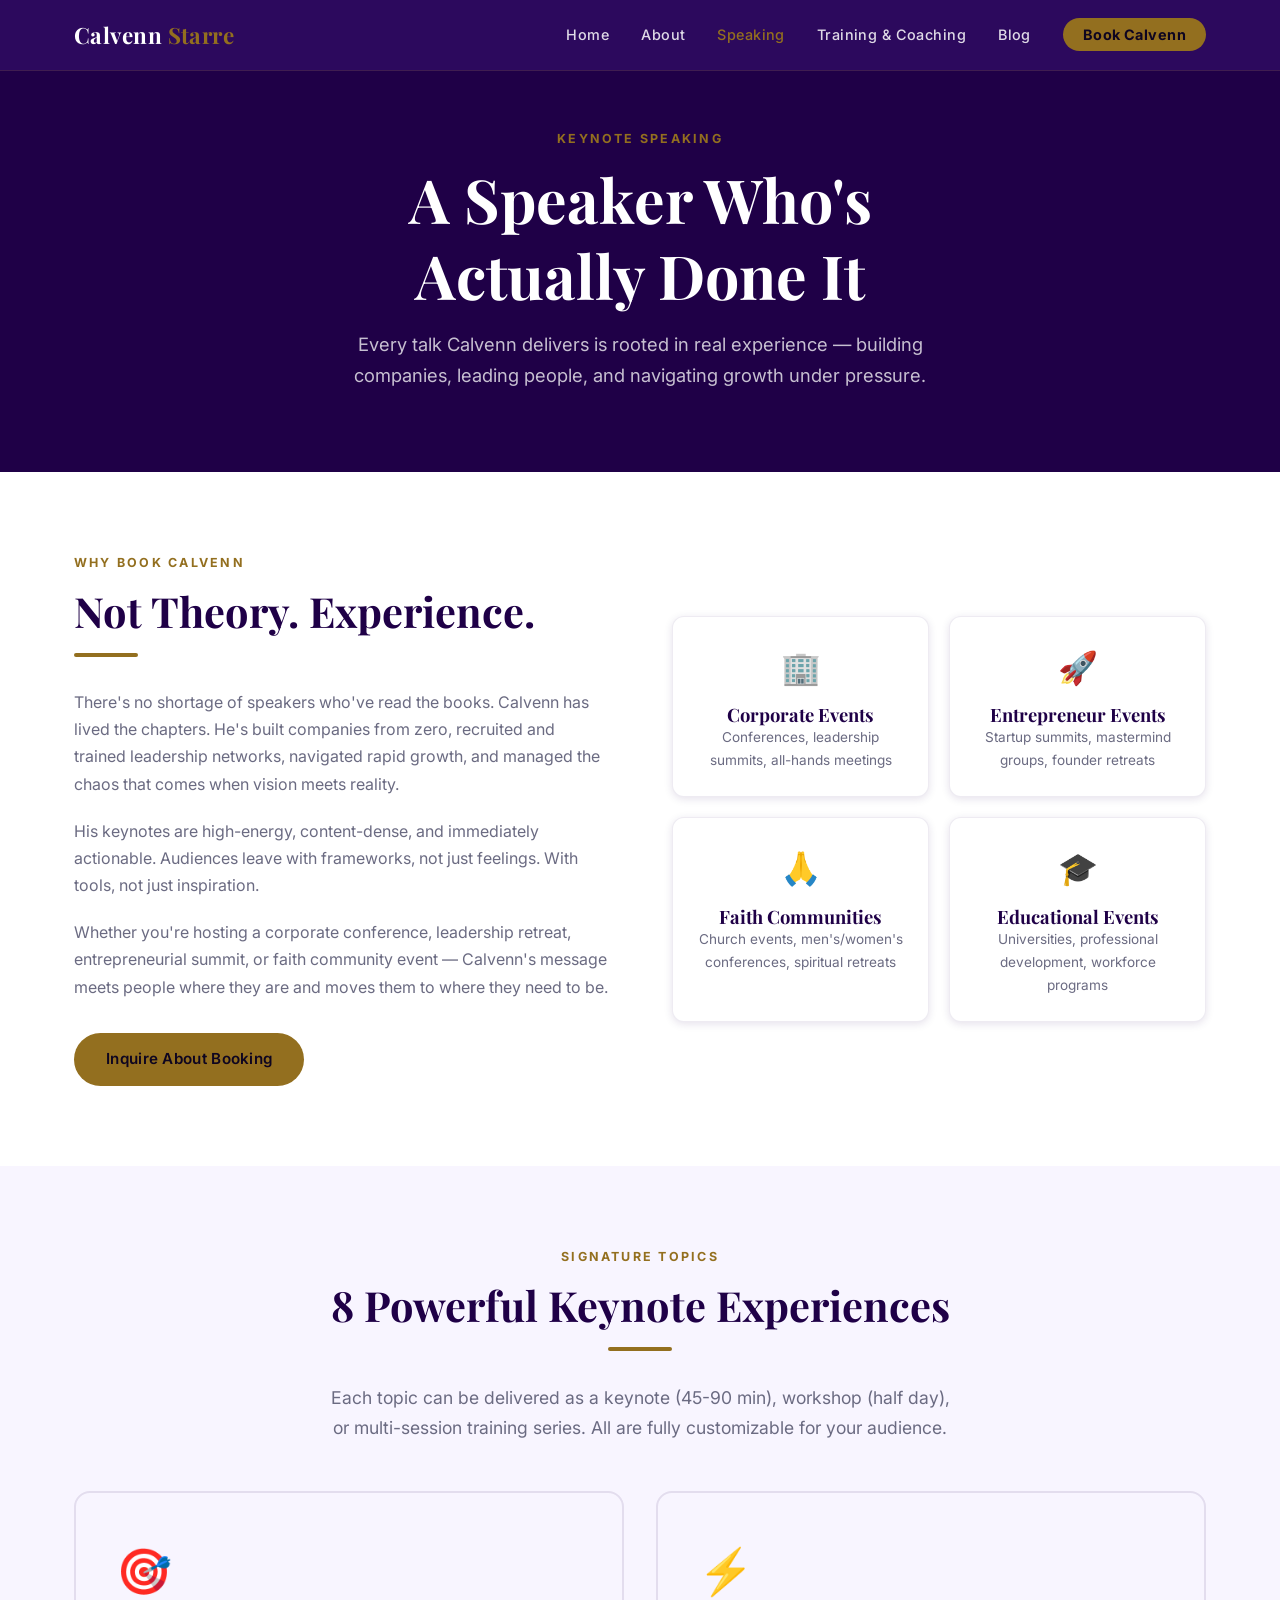
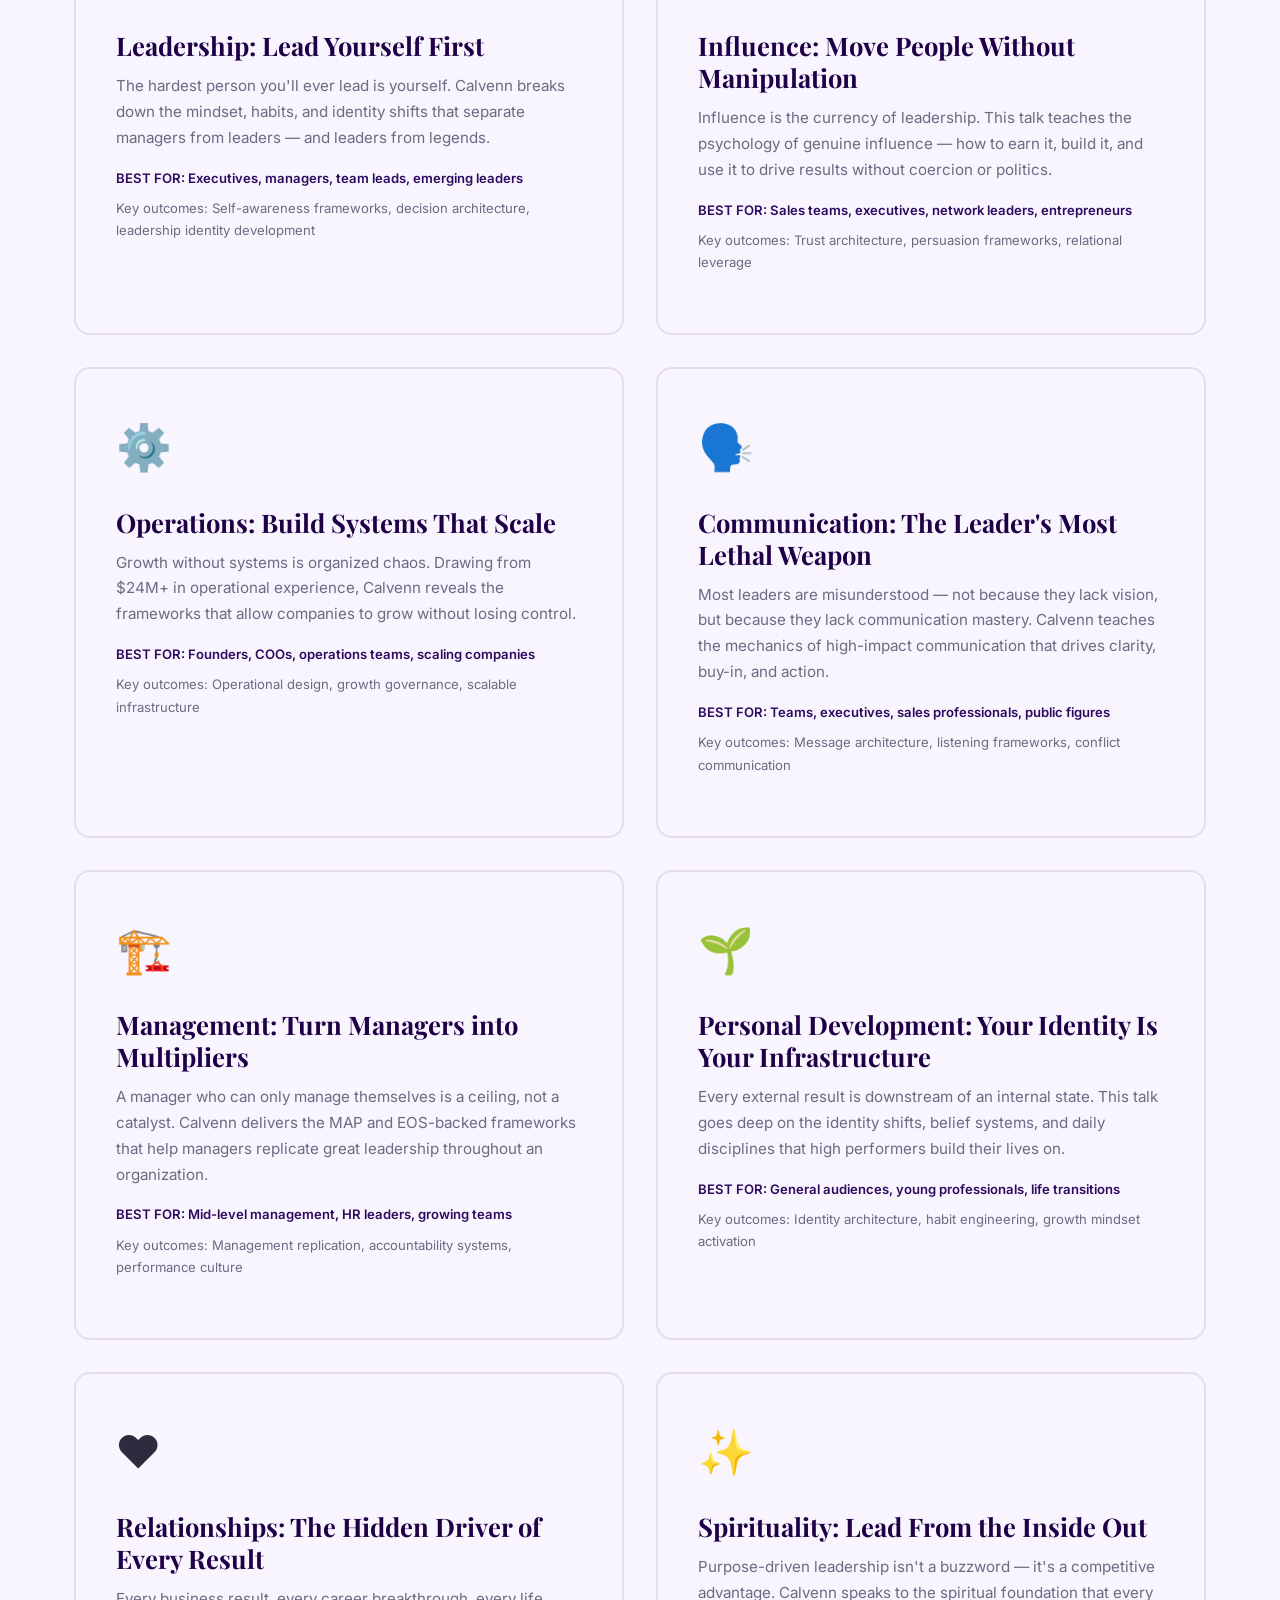
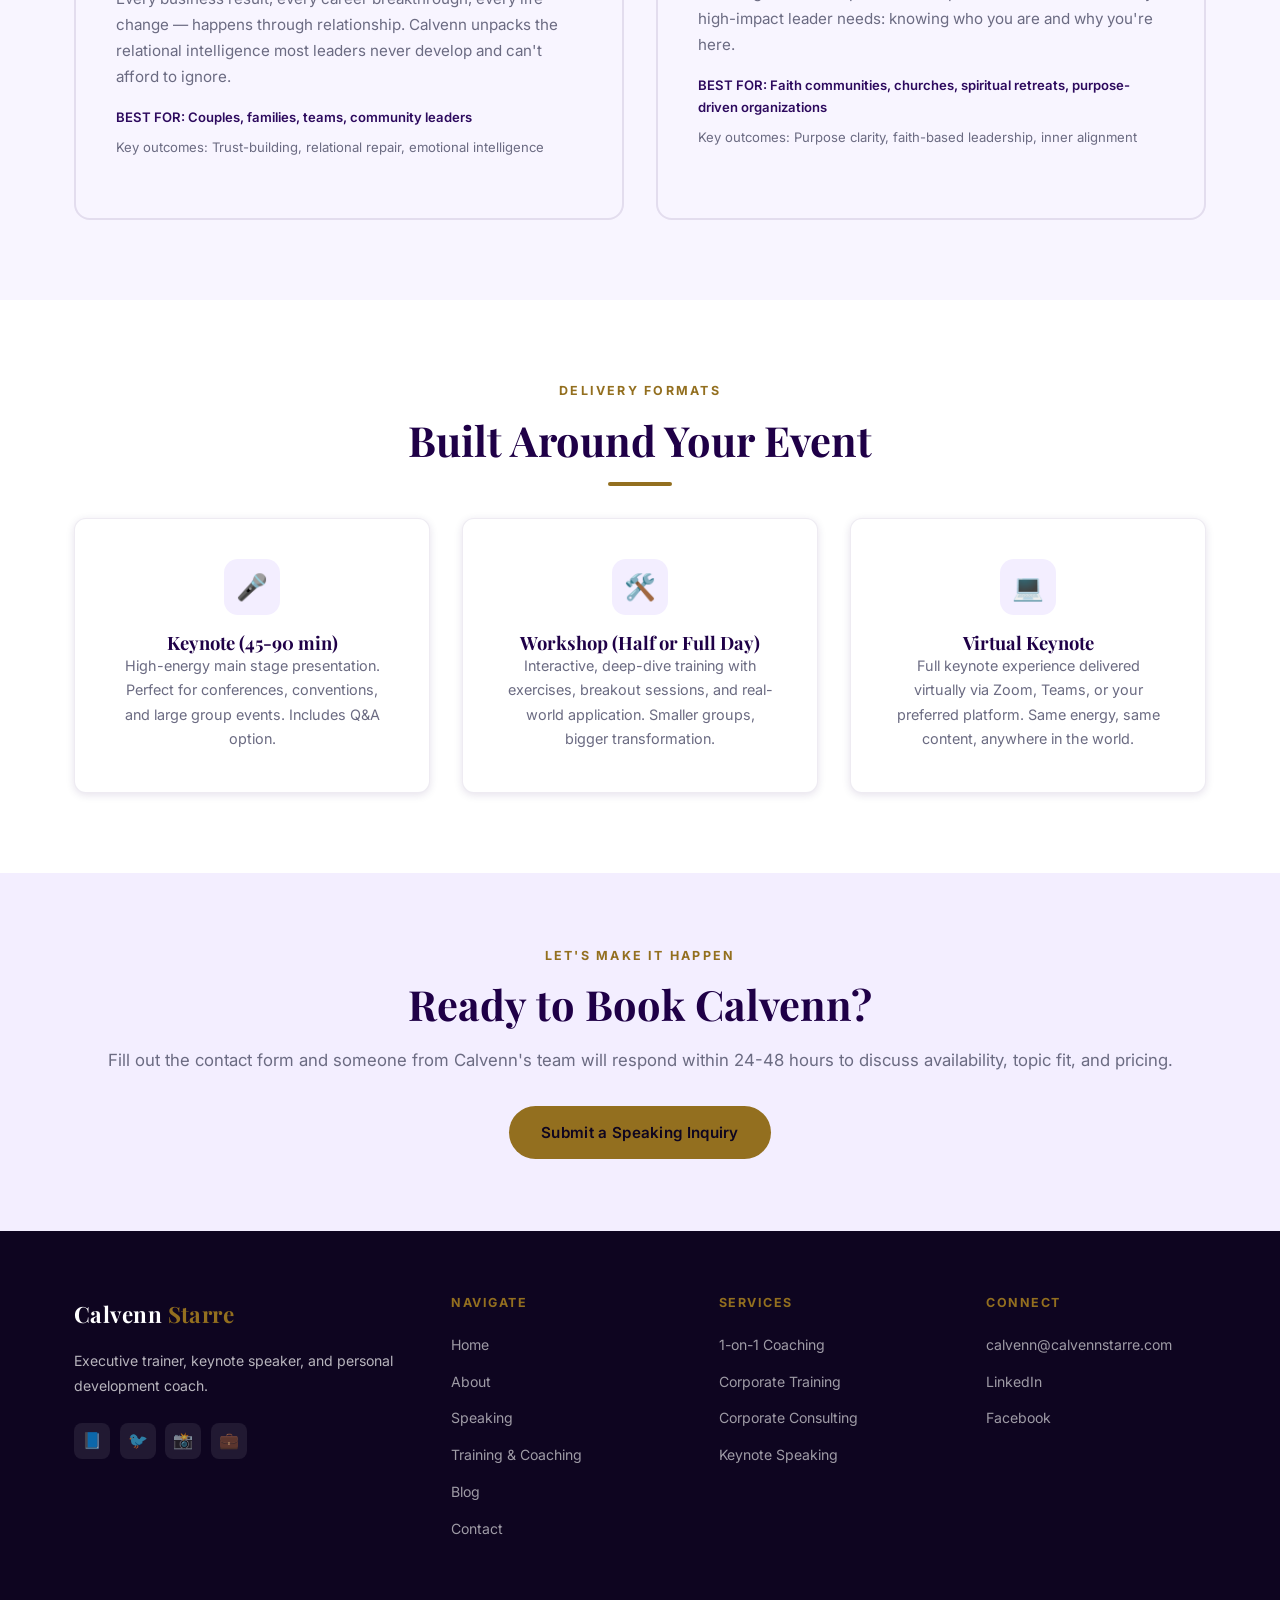
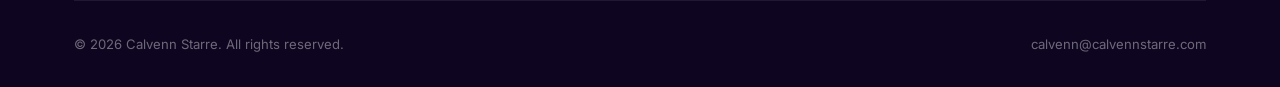
<file: speaking.html>
<!DOCTYPE html>
<html lang="en">
<head>
  <meta charset="UTF-8" />
  <meta name="viewport" content="width=device-width, initial-scale=1.0" />
  <title>Keynote Speaking — Calvenn Starre</title>
  <meta name="description" content="Book Calvenn Starre as a keynote speaker on leadership, influence, operations, communication, personal development, management, relationships, and spirituality." />
  <link rel="preconnect" href="https://fonts.googleapis.com" />
  <link href="https://fonts.googleapis.com/css2?family=Playfair+Display:ital,wght@0,600;0,700;1,500&family=Inter:wght@400;500;600;700&display=swap" rel="stylesheet" />
  <link rel="stylesheet" href="css/style.css" />
</head>
<body>

<nav>
  <div class="nav-inner">
    <a href="index.html" class="nav-logo">Calvenn <span>Starre</span></a>
    <ul class="nav-links">
      <li><a href="index.html">Home</a></li>
      <li><a href="about.html">About</a></li>
      <li><a href="speaking.html" class="active">Speaking</a></li>
      <li><a href="training.html">Training & Coaching</a></li>
      <li><a href="blog/index.html">Blog</a></li>
      <li><a href="contact.html" class="nav-cta">Book Calvenn</a></li>
    </ul>
    <button class="hamburger" aria-label="Menu"><span></span><span></span><span></span></button>
  </div>
</nav>

<div class="page-hero">
  <div class="container">
    <span class="section-label">Keynote Speaking</span>
    <h1>A Speaker Who's<br>Actually Done It</h1>
    <p>Every talk Calvenn delivers is rooted in real experience — building companies, leading people, and navigating growth under pressure.</p>
  </div>
</div>

<!-- WHY CALVENN -->
<section style="background:var(--white);">
  <div class="container">
    <div style="display:grid; grid-template-columns:1fr 1fr; gap:4rem; align-items:center;">
      <div>
        <span class="section-label">Why Book Calvenn</span>
        <h2 class="section-title">Not Theory. Experience.</h2>
        <div class="divider left"></div>
        <p style="color:var(--gray); margin-bottom:1.25rem;">There's no shortage of speakers who've read the books. Calvenn has lived the chapters. He's built companies from zero, recruited and trained leadership networks, navigated rapid growth, and managed the chaos that comes when vision meets reality.</p>
        <p style="color:var(--gray); margin-bottom:1.25rem;">His keynotes are high-energy, content-dense, and immediately actionable. Audiences leave with frameworks, not just feelings. With tools, not just inspiration.</p>
        <p style="color:var(--gray); margin-bottom:2rem;">Whether you're hosting a corporate conference, leadership retreat, entrepreneurial summit, or faith community event — Calvenn's message meets people where they are and moves them to where they need to be.</p>
        <a href="contact.html" class="btn btn-primary">Inquire About Booking</a>
      </div>
      <div class="grid-2" style="gap:1.25rem;">
        <div class="card text-center" style="padding:1.5rem;">
          <div style="font-size:2rem; margin-bottom:0.5rem;">🏢</div>
          <h4>Corporate Events</h4>
          <p style="font-size:0.85rem; color:var(--gray);">Conferences, leadership summits, all-hands meetings</p>
        </div>
        <div class="card text-center" style="padding:1.5rem;">
          <div style="font-size:2rem; margin-bottom:0.5rem;">🚀</div>
          <h4>Entrepreneur Events</h4>
          <p style="font-size:0.85rem; color:var(--gray);">Startup summits, mastermind groups, founder retreats</p>
        </div>
        <div class="card text-center" style="padding:1.5rem;">
          <div style="font-size:2rem; margin-bottom:0.5rem;">🙏</div>
          <h4>Faith Communities</h4>
          <p style="font-size:0.85rem; color:var(--gray);">Church events, men's/women's conferences, spiritual retreats</p>
        </div>
        <div class="card text-center" style="padding:1.5rem;">
          <div style="font-size:2rem; margin-bottom:0.5rem;">🎓</div>
          <h4>Educational Events</h4>
          <p style="font-size:0.85rem; color:var(--gray);">Universities, professional development, workforce programs</p>
        </div>
      </div>
    </div>
  </div>
</section>

<!-- SIGNATURE TOPICS -->
<section style="background:var(--light-gray);">
  <div class="container">
    <div class="text-center">
      <span class="section-label">Signature Topics</span>
      <h2 class="section-title">8 Powerful Keynote Experiences</h2>
      <div class="divider"></div>
      <p class="section-subtitle">Each topic can be delivered as a keynote (45-90 min), workshop (half day), or multi-session training series. All are fully customizable for your audience.</p>
    </div>
    <div class="grid-2">

      <div class="service-card">
        <div class="service-icon">🎯</div>
        <h3>Leadership: Lead Yourself First</h3>
        <p style="color:var(--gray); font-size:0.95rem; margin-bottom:1rem;">The hardest person you'll ever lead is yourself. Calvenn breaks down the mindset, habits, and identity shifts that separate managers from leaders — and leaders from legends.</p>
        <p style="font-size:0.82rem; color:var(--purple-royal); font-weight:600; margin-bottom:0.5rem;">BEST FOR: Executives, managers, team leads, emerging leaders</p>
        <p style="font-size:0.82rem; color:var(--gray);">Key outcomes: Self-awareness frameworks, decision architecture, leadership identity development</p>
      </div>

      <div class="service-card">
        <div class="service-icon">⚡</div>
        <h3>Influence: Move People Without Manipulation</h3>
        <p style="color:var(--gray); font-size:0.95rem; margin-bottom:1rem;">Influence is the currency of leadership. This talk teaches the psychology of genuine influence — how to earn it, build it, and use it to drive results without coercion or politics.</p>
        <p style="font-size:0.82rem; color:var(--purple-royal); font-weight:600; margin-bottom:0.5rem;">BEST FOR: Sales teams, executives, network leaders, entrepreneurs</p>
        <p style="font-size:0.82rem; color:var(--gray);">Key outcomes: Trust architecture, persuasion frameworks, relational leverage</p>
      </div>

      <div class="service-card">
        <div class="service-icon">⚙️</div>
        <h3>Operations: Build Systems That Scale</h3>
        <p style="color:var(--gray); font-size:0.95rem; margin-bottom:1rem;">Growth without systems is organized chaos. Drawing from $24M+ in operational experience, Calvenn reveals the frameworks that allow companies to grow without losing control.</p>
        <p style="font-size:0.82rem; color:var(--purple-royal); font-weight:600; margin-bottom:0.5rem;">BEST FOR: Founders, COOs, operations teams, scaling companies</p>
        <p style="font-size:0.82rem; color:var(--gray);">Key outcomes: Operational design, growth governance, scalable infrastructure</p>
      </div>

      <div class="service-card">
        <div class="service-icon">🗣️</div>
        <h3>Communication: The Leader's Most Lethal Weapon</h3>
        <p style="color:var(--gray); font-size:0.95rem; margin-bottom:1rem;">Most leaders are misunderstood — not because they lack vision, but because they lack communication mastery. Calvenn teaches the mechanics of high-impact communication that drives clarity, buy-in, and action.</p>
        <p style="font-size:0.82rem; color:var(--purple-royal); font-weight:600; margin-bottom:0.5rem;">BEST FOR: Teams, executives, sales professionals, public figures</p>
        <p style="font-size:0.82rem; color:var(--gray);">Key outcomes: Message architecture, listening frameworks, conflict communication</p>
      </div>

      <div class="service-card">
        <div class="service-icon">🏗️</div>
        <h3>Management: Turn Managers into Multipliers</h3>
        <p style="color:var(--gray); font-size:0.95rem; margin-bottom:1rem;">A manager who can only manage themselves is a ceiling, not a catalyst. Calvenn delivers the MAP and EOS-backed frameworks that help managers replicate great leadership throughout an organization.</p>
        <p style="font-size:0.82rem; color:var(--purple-royal); font-weight:600; margin-bottom:0.5rem;">BEST FOR: Mid-level management, HR leaders, growing teams</p>
        <p style="font-size:0.82rem; color:var(--gray);">Key outcomes: Management replication, accountability systems, performance culture</p>
      </div>

      <div class="service-card">
        <div class="service-icon">🌱</div>
        <h3>Personal Development: Your Identity Is Your Infrastructure</h3>
        <p style="color:var(--gray); font-size:0.95rem; margin-bottom:1rem;">Every external result is downstream of an internal state. This talk goes deep on the identity shifts, belief systems, and daily disciplines that high performers build their lives on.</p>
        <p style="font-size:0.82rem; color:var(--purple-royal); font-weight:600; margin-bottom:0.5rem;">BEST FOR: General audiences, young professionals, life transitions</p>
        <p style="font-size:0.82rem; color:var(--gray);">Key outcomes: Identity architecture, habit engineering, growth mindset activation</p>
      </div>

      <div class="service-card">
        <div class="service-icon">❤️</div>
        <h3>Relationships: The Hidden Driver of Every Result</h3>
        <p style="color:var(--gray); font-size:0.95rem; margin-bottom:1rem;">Every business result, every career breakthrough, every life change — happens through relationship. Calvenn unpacks the relational intelligence most leaders never develop and can't afford to ignore.</p>
        <p style="font-size:0.82rem; color:var(--purple-royal); font-weight:600; margin-bottom:0.5rem;">BEST FOR: Couples, families, teams, community leaders</p>
        <p style="font-size:0.82rem; color:var(--gray);">Key outcomes: Trust-building, relational repair, emotional intelligence</p>
      </div>

      <div class="service-card">
        <div class="service-icon">✨</div>
        <h3>Spirituality: Lead From the Inside Out</h3>
        <p style="color:var(--gray); font-size:0.95rem; margin-bottom:1rem;">Purpose-driven leadership isn't a buzzword — it's a competitive advantage. Calvenn speaks to the spiritual foundation that every high-impact leader needs: knowing who you are and why you're here.</p>
        <p style="font-size:0.82rem; color:var(--purple-royal); font-weight:600; margin-bottom:0.5rem;">BEST FOR: Faith communities, churches, spiritual retreats, purpose-driven organizations</p>
        <p style="font-size:0.82rem; color:var(--gray);">Key outcomes: Purpose clarity, faith-based leadership, inner alignment</p>
      </div>

    </div>
  </div>
</section>

<!-- FORMATS -->
<section style="background:var(--white);">
  <div class="container">
    <div class="text-center">
      <span class="section-label">Delivery Formats</span>
      <h2 class="section-title">Built Around Your Event</h2>
      <div class="divider"></div>
    </div>
    <div class="grid-3">
      <div class="card text-center">
        <div class="card-icon" style="margin:0 auto 1rem;">🎤</div>
        <h4>Keynote (45-90 min)</h4>
        <p style="color:var(--gray); font-size:0.9rem;">High-energy main stage presentation. Perfect for conferences, conventions, and large group events. Includes Q&A option.</p>
      </div>
      <div class="card text-center">
        <div class="card-icon" style="margin:0 auto 1rem;">🛠️</div>
        <h4>Workshop (Half or Full Day)</h4>
        <p style="color:var(--gray); font-size:0.9rem;">Interactive, deep-dive training with exercises, breakout sessions, and real-world application. Smaller groups, bigger transformation.</p>
      </div>
      <div class="card text-center">
        <div class="card-icon" style="margin:0 auto 1rem;">💻</div>
        <h4>Virtual Keynote</h4>
        <p style="color:var(--gray); font-size:0.9rem;">Full keynote experience delivered virtually via Zoom, Teams, or your preferred platform. Same energy, same content, anywhere in the world.</p>
      </div>
    </div>
  </div>
</section>

<!-- CTA -->
<section class="cta-section">
  <div class="container">
    <span class="section-label">Let's Make It Happen</span>
    <h2>Ready to Book Calvenn?</h2>
    <p>Fill out the contact form and someone from Calvenn's team will respond within 24-48 hours to discuss availability, topic fit, and pricing.</p>
    <a href="contact.html" class="btn btn-primary">Submit a Speaking Inquiry</a>
  </div>
</section>

<footer>
  <div class="container">
    <div class="footer-inner">
      <div class="footer-brand">
        <a href="index.html" class="nav-logo">Calvenn <span>Starre</span></a>
        <p>Executive trainer, keynote speaker, and personal development coach.</p>
        <div class="footer-social">
          <a href="https://facebook.com/calvennstarre" target="_blank" rel="noopener">📘</a>
          <a href="https://x.com/calvenn" target="_blank" rel="noopener">🐦</a>
          <a href="https://instagram.com/calvennstarre" target="_blank" rel="noopener">📸</a>
          <a href="https://linkedin.com/in/calvenn/" target="_blank" rel="noopener">💼</a>
        </div>
      </div>
      <div class="footer-col">
        <h5>Navigate</h5>
        <ul>
          <li><a href="index.html">Home</a></li>
          <li><a href="about.html">About</a></li>
          <li><a href="speaking.html">Speaking</a></li>
          <li><a href="training.html">Training & Coaching</a></li>
          <li><a href="blog/index.html">Blog</a></li>
          <li><a href="contact.html">Contact</a></li>
        </ul>
      </div>
      <div class="footer-col">
        <h5>Services</h5>
        <ul>
          <li><a href="training.html">1-on-1 Coaching</a></li>
          <li><a href="training.html">Corporate Training</a></li>
          <li><a href="training.html">Corporate Consulting</a></li>
          <li><a href="speaking.html">Keynote Speaking</a></li>
        </ul>
      </div>
      <div class="footer-col">
        <h5>Connect</h5>
        <ul>
          <li><a href="mailto:calvenn@calvennstarre.com">calvenn@calvennstarre.com</a></li>
          <li><a href="https://linkedin.com/in/calvenn/" target="_blank" rel="noopener">LinkedIn</a></li>
          <li><a href="https://facebook.com/calvennstarre" target="_blank" rel="noopener">Facebook</a></li>
        </ul>
      </div>
    </div>
    <div class="footer-bottom">
      <span>© 2026 Calvenn Starre. All rights reserved.</span>
      <span>calvenn@calvennstarre.com</span>
    </div>
  </div>
</footer>

<script src="js/main.js"></script>
</body>
</html>
</file>
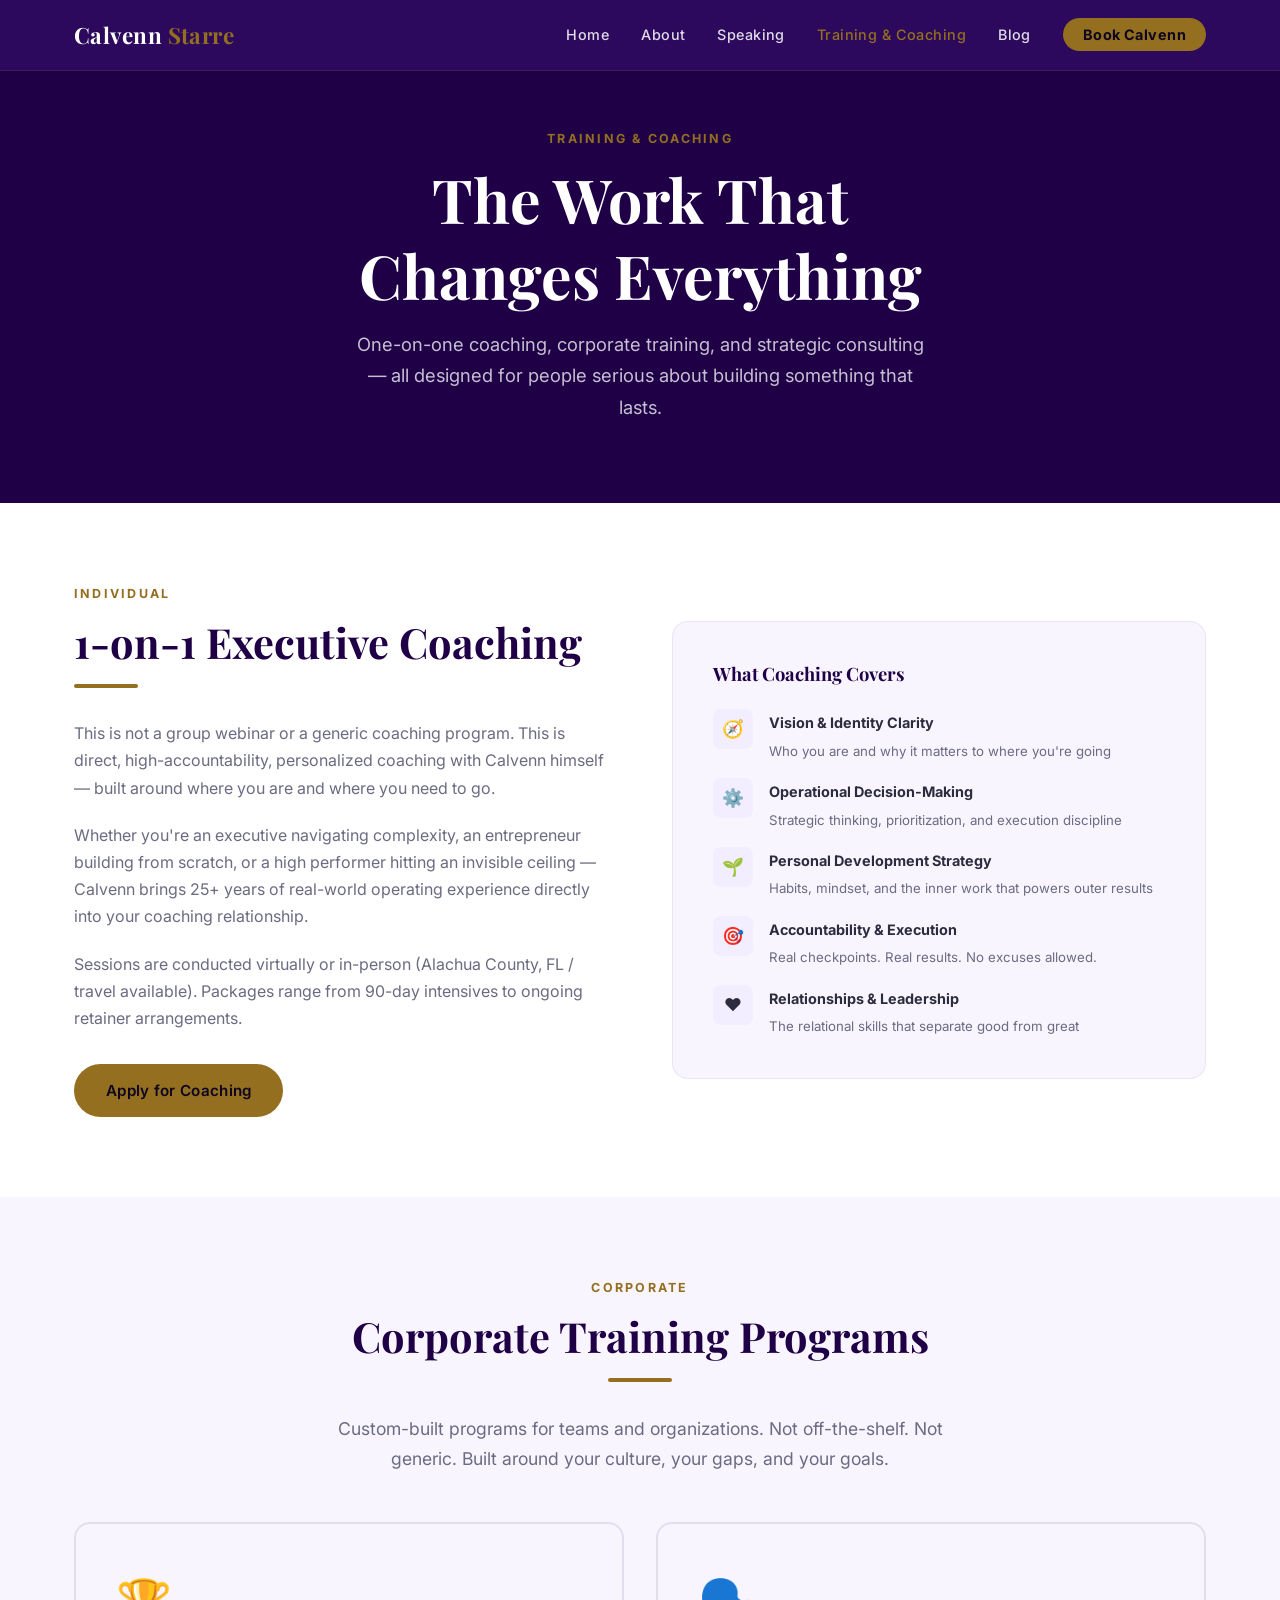
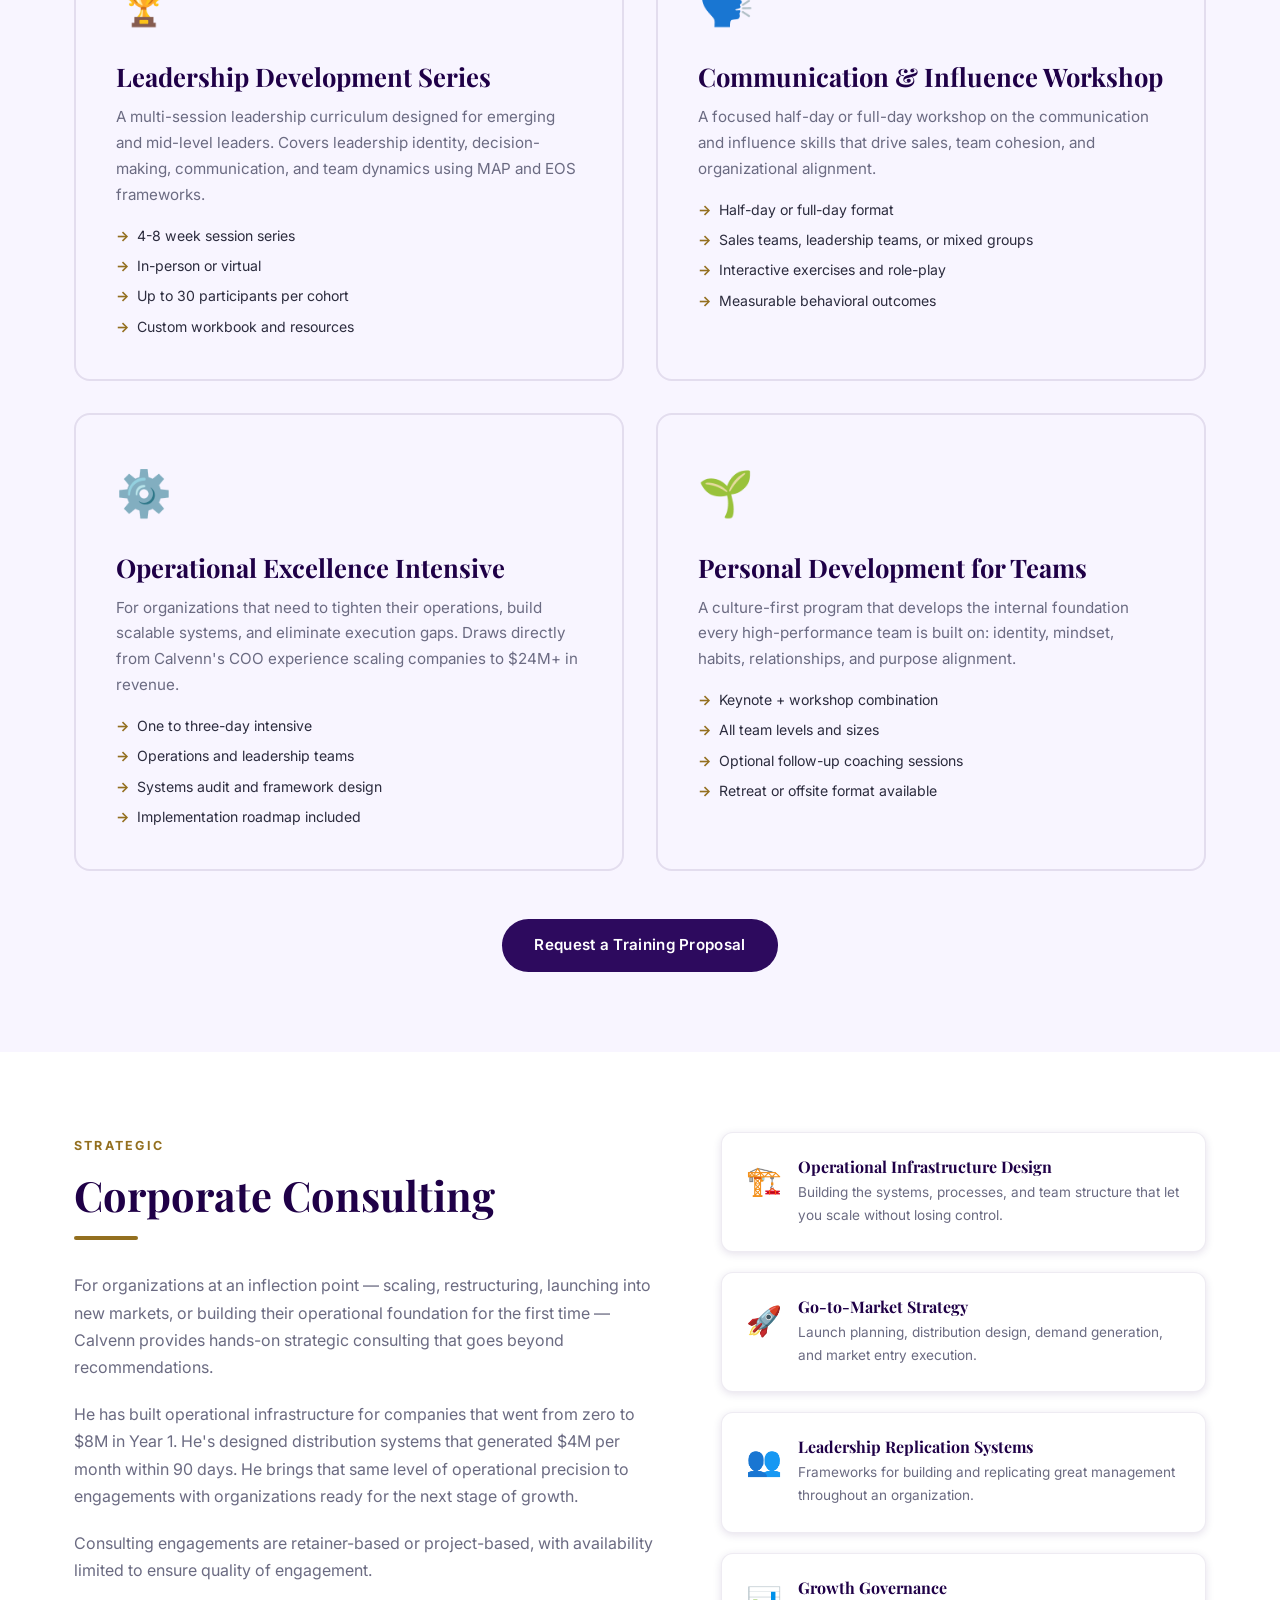
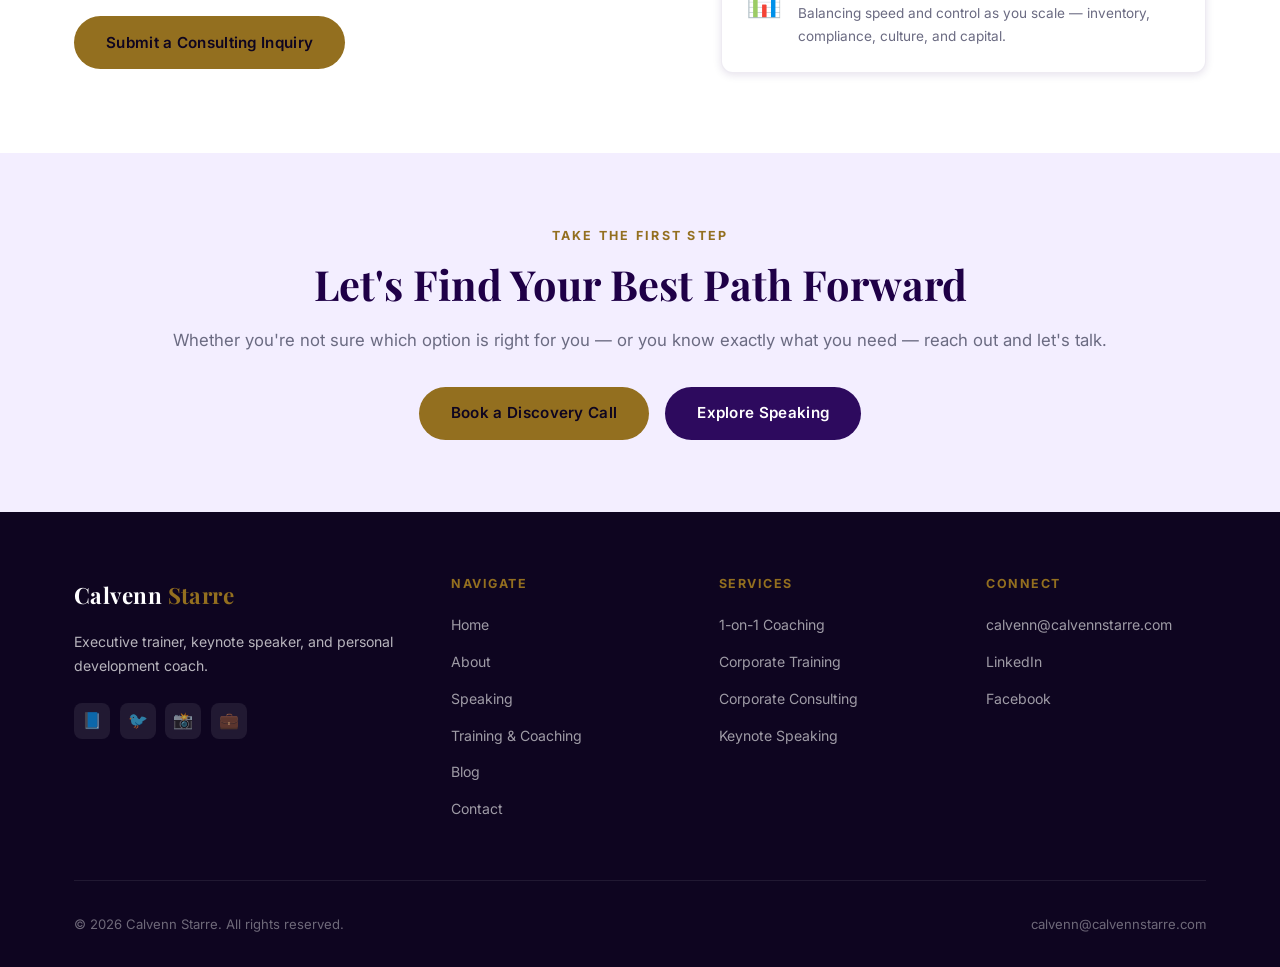
<file: training.html>
<!DOCTYPE html>
<html lang="en">
<head>
  <meta charset="UTF-8" />
  <meta name="viewport" content="width=device-width, initial-scale=1.0" />
  <title>Training & Coaching — Calvenn Starre</title>
  <meta name="description" content="Work directly with Calvenn Starre through 1-on-1 executive coaching, corporate training programs, and consulting engagements designed for serious growth." />
  <link rel="preconnect" href="https://fonts.googleapis.com" />
  <link href="https://fonts.googleapis.com/css2?family=Playfair+Display:ital,wght@0,600;0,700;1,500&family=Inter:wght@400;500;600;700&display=swap" rel="stylesheet" />
  <link rel="stylesheet" href="css/style.css" />
</head>
<body>

<nav>
  <div class="nav-inner">
    <a href="index.html" class="nav-logo">Calvenn <span>Starre</span></a>
    <ul class="nav-links">
      <li><a href="index.html">Home</a></li>
      <li><a href="about.html">About</a></li>
      <li><a href="speaking.html">Speaking</a></li>
      <li><a href="training.html" class="active">Training & Coaching</a></li>
      <li><a href="blog/index.html">Blog</a></li>
      <li><a href="contact.html" class="nav-cta">Book Calvenn</a></li>
    </ul>
    <button class="hamburger" aria-label="Menu"><span></span><span></span><span></span></button>
  </div>
</nav>

<div class="page-hero">
  <div class="container">
    <span class="section-label">Training & Coaching</span>
    <h1>The Work That<br>Changes Everything</h1>
    <p>One-on-one coaching, corporate training, and strategic consulting — all designed for people serious about building something that lasts.</p>
  </div>
</div>

<!-- 1-ON-1 COACHING -->
<section style="background:var(--white);">
  <div class="container">
    <div style="display:grid; grid-template-columns:1fr 1fr; gap:4rem; align-items:center;">
      <div>
        <span class="section-label">Individual</span>
        <h2 class="section-title">1-on-1 Executive Coaching</h2>
        <div class="divider left"></div>
        <p style="color:var(--gray); margin-bottom:1.25rem;">This is not a group webinar or a generic coaching program. This is direct, high-accountability, personalized coaching with Calvenn himself — built around where you are and where you need to go.</p>
        <p style="color:var(--gray); margin-bottom:1.25rem;">Whether you're an executive navigating complexity, an entrepreneur building from scratch, or a high performer hitting an invisible ceiling — Calvenn brings 25+ years of real-world operating experience directly into your coaching relationship.</p>
        <p style="color:var(--gray); margin-bottom:2rem;">Sessions are conducted virtually or in-person (Alachua County, FL / travel available). Packages range from 90-day intensives to ongoing retainer arrangements.</p>
        <a href="contact.html" class="btn btn-primary">Apply for Coaching</a>
      </div>
      <div>
        <div style="background:var(--light-gray); border-radius:16px; padding:2.5rem; border:1px solid rgba(75,31,168,0.08);">
          <h4 style="color:var(--purple-deep); margin-bottom:1.5rem;">What Coaching Covers</h4>
          <div style="display:flex; flex-direction:column; gap:1rem;">
            <div style="display:flex; gap:1rem; align-items:flex-start;">
              <div style="background:var(--purple-pale); border-radius:8px; width:40px; height:40px; display:flex; align-items:center; justify-content:center; flex-shrink:0; font-size:1.1rem;">🧭</div>
              <div>
                <strong style="color:var(--charcoal); font-size:0.9rem;">Vision & Identity Clarity</strong>
                <p style="font-size:0.83rem; color:var(--gray); margin-top:0.2rem;">Who you are and why it matters to where you're going</p>
              </div>
            </div>
            <div style="display:flex; gap:1rem; align-items:flex-start;">
              <div style="background:var(--purple-pale); border-radius:8px; width:40px; height:40px; display:flex; align-items:center; justify-content:center; flex-shrink:0; font-size:1.1rem;">⚙️</div>
              <div>
                <strong style="color:var(--charcoal); font-size:0.9rem;">Operational Decision-Making</strong>
                <p style="font-size:0.83rem; color:var(--gray); margin-top:0.2rem;">Strategic thinking, prioritization, and execution discipline</p>
              </div>
            </div>
            <div style="display:flex; gap:1rem; align-items:flex-start;">
              <div style="background:var(--purple-pale); border-radius:8px; width:40px; height:40px; display:flex; align-items:center; justify-content:center; flex-shrink:0; font-size:1.1rem;">🌱</div>
              <div>
                <strong style="color:var(--charcoal); font-size:0.9rem;">Personal Development Strategy</strong>
                <p style="font-size:0.83rem; color:var(--gray); margin-top:0.2rem;">Habits, mindset, and the inner work that powers outer results</p>
              </div>
            </div>
            <div style="display:flex; gap:1rem; align-items:flex-start;">
              <div style="background:var(--purple-pale); border-radius:8px; width:40px; height:40px; display:flex; align-items:center; justify-content:center; flex-shrink:0; font-size:1.1rem;">🎯</div>
              <div>
                <strong style="color:var(--charcoal); font-size:0.9rem;">Accountability & Execution</strong>
                <p style="font-size:0.83rem; color:var(--gray); margin-top:0.2rem;">Real checkpoints. Real results. No excuses allowed.</p>
              </div>
            </div>
            <div style="display:flex; gap:1rem; align-items:flex-start;">
              <div style="background:var(--purple-pale); border-radius:8px; width:40px; height:40px; display:flex; align-items:center; justify-content:center; flex-shrink:0; font-size:1.1rem;">❤️</div>
              <div>
                <strong style="color:var(--charcoal); font-size:0.9rem;">Relationships & Leadership</strong>
                <p style="font-size:0.83rem; color:var(--gray); margin-top:0.2rem;">The relational skills that separate good from great</p>
              </div>
            </div>
          </div>
        </div>
      </div>
    </div>
  </div>
</section>

<!-- CORPORATE TRAINING -->
<section style="background:var(--light-gray);">
  <div class="container">
    <div class="text-center">
      <span class="section-label">Corporate</span>
      <h2 class="section-title">Corporate Training Programs</h2>
      <div class="divider"></div>
      <p class="section-subtitle">Custom-built programs for teams and organizations. Not off-the-shelf. Not generic. Built around your culture, your gaps, and your goals.</p>
    </div>
    <div class="grid-2">
      <div class="service-card">
        <div class="service-icon">🏆</div>
        <h3>Leadership Development Series</h3>
        <p style="color:var(--gray); font-size:0.95rem; margin-bottom:1rem;">A multi-session leadership curriculum designed for emerging and mid-level leaders. Covers leadership identity, decision-making, communication, and team dynamics using MAP and EOS frameworks.</p>
        <ul class="service-list">
          <li>4-8 week session series</li>
          <li>In-person or virtual</li>
          <li>Up to 30 participants per cohort</li>
          <li>Custom workbook and resources</li>
        </ul>
      </div>
      <div class="service-card">
        <div class="service-icon">🗣️</div>
        <h3>Communication & Influence Workshop</h3>
        <p style="color:var(--gray); font-size:0.95rem; margin-bottom:1rem;">A focused half-day or full-day workshop on the communication and influence skills that drive sales, team cohesion, and organizational alignment.</p>
        <ul class="service-list">
          <li>Half-day or full-day format</li>
          <li>Sales teams, leadership teams, or mixed groups</li>
          <li>Interactive exercises and role-play</li>
          <li>Measurable behavioral outcomes</li>
        </ul>
      </div>
      <div class="service-card">
        <div class="service-icon">⚙️</div>
        <h3>Operational Excellence Intensive</h3>
        <p style="color:var(--gray); font-size:0.95rem; margin-bottom:1rem;">For organizations that need to tighten their operations, build scalable systems, and eliminate execution gaps. Draws directly from Calvenn's COO experience scaling companies to $24M+ in revenue.</p>
        <ul class="service-list">
          <li>One to three-day intensive</li>
          <li>Operations and leadership teams</li>
          <li>Systems audit and framework design</li>
          <li>Implementation roadmap included</li>
        </ul>
      </div>
      <div class="service-card">
        <div class="service-icon">🌱</div>
        <h3>Personal Development for Teams</h3>
        <p style="color:var(--gray); font-size:0.95rem; margin-bottom:1rem;">A culture-first program that develops the internal foundation every high-performance team is built on: identity, mindset, habits, relationships, and purpose alignment.</p>
        <ul class="service-list">
          <li>Keynote + workshop combination</li>
          <li>All team levels and sizes</li>
          <li>Optional follow-up coaching sessions</li>
          <li>Retreat or offsite format available</li>
        </ul>
      </div>
    </div>
    <div class="text-center" style="margin-top:3rem;">
      <a href="contact.html" class="btn btn-purple">Request a Training Proposal</a>
    </div>
  </div>
</section>

<!-- CONSULTING -->
<section style="background:var(--white);">
  <div class="container">
    <div style="display:grid; grid-template-columns:1.2fr 1fr; gap:4rem; align-items:center;">
      <div>
        <span class="section-label">Strategic</span>
        <h2 class="section-title">Corporate Consulting</h2>
        <div class="divider left"></div>
        <p style="color:var(--gray); margin-bottom:1.25rem;">For organizations at an inflection point — scaling, restructuring, launching into new markets, or building their operational foundation for the first time — Calvenn provides hands-on strategic consulting that goes beyond recommendations.</p>
        <p style="color:var(--gray); margin-bottom:1.25rem;">He has built operational infrastructure for companies that went from zero to $8M in Year 1. He's designed distribution systems that generated $4M per month within 90 days. He brings that same level of operational precision to engagements with organizations ready for the next stage of growth.</p>
        <p style="color:var(--gray); margin-bottom:2rem;">Consulting engagements are retainer-based or project-based, with availability limited to ensure quality of engagement.</p>
        <a href="contact.html" class="btn btn-primary">Submit a Consulting Inquiry</a>
      </div>
      <div style="display:flex; flex-direction:column; gap:1.25rem;">
        <div class="card" style="padding:1.5rem; display:flex; gap:1rem; align-items:flex-start;">
          <div style="font-size:1.8rem; flex-shrink:0;">🏗️</div>
          <div>
            <h4 style="color:var(--purple-deep); font-size:1rem; margin-bottom:0.25rem;">Operational Infrastructure Design</h4>
            <p style="font-size:0.85rem; color:var(--gray);">Building the systems, processes, and team structure that let you scale without losing control.</p>
          </div>
        </div>
        <div class="card" style="padding:1.5rem; display:flex; gap:1rem; align-items:flex-start;">
          <div style="font-size:1.8rem; flex-shrink:0;">🚀</div>
          <div>
            <h4 style="color:var(--purple-deep); font-size:1rem; margin-bottom:0.25rem;">Go-to-Market Strategy</h4>
            <p style="font-size:0.85rem; color:var(--gray);">Launch planning, distribution design, demand generation, and market entry execution.</p>
          </div>
        </div>
        <div class="card" style="padding:1.5rem; display:flex; gap:1rem; align-items:flex-start;">
          <div style="font-size:1.8rem; flex-shrink:0;">👥</div>
          <div>
            <h4 style="color:var(--purple-deep); font-size:1rem; margin-bottom:0.25rem;">Leadership Replication Systems</h4>
            <p style="font-size:0.85rem; color:var(--gray);">Frameworks for building and replicating great management throughout an organization.</p>
          </div>
        </div>
        <div class="card" style="padding:1.5rem; display:flex; gap:1rem; align-items:flex-start;">
          <div style="font-size:1.8rem; flex-shrink:0;">📊</div>
          <div>
            <h4 style="color:var(--purple-deep); font-size:1rem; margin-bottom:0.25rem;">Growth Governance</h4>
            <p style="font-size:0.85rem; color:var(--gray);">Balancing speed and control as you scale — inventory, compliance, culture, and capital.</p>
          </div>
        </div>
      </div>
    </div>
  </div>
</section>

<!-- CTA -->
<section class="cta-section">
  <div class="container">
    <span class="section-label">Take the First Step</span>
    <h2>Let's Find Your Best Path Forward</h2>
    <p>Whether you're not sure which option is right for you — or you know exactly what you need — reach out and let's talk.</p>
    <div style="display:flex; gap:1rem; justify-content:center; flex-wrap:wrap;">
      <a href="contact.html" class="btn btn-primary">Book a Discovery Call</a>
      <a href="speaking.html" class="btn btn-purple">Explore Speaking</a>
    </div>
  </div>
</section>

<footer>
  <div class="container">
    <div class="footer-inner">
      <div class="footer-brand">
        <a href="index.html" class="nav-logo">Calvenn <span>Starre</span></a>
        <p>Executive trainer, keynote speaker, and personal development coach.</p>
        <div class="footer-social">
          <a href="https://facebook.com/calvennstarre" target="_blank" rel="noopener">📘</a>
          <a href="https://x.com/calvenn" target="_blank" rel="noopener">🐦</a>
          <a href="https://instagram.com/calvennstarre" target="_blank" rel="noopener">📸</a>
          <a href="https://linkedin.com/in/calvenn/" target="_blank" rel="noopener">💼</a>
        </div>
      </div>
      <div class="footer-col">
        <h5>Navigate</h5>
        <ul>
          <li><a href="index.html">Home</a></li>
          <li><a href="about.html">About</a></li>
          <li><a href="speaking.html">Speaking</a></li>
          <li><a href="training.html">Training & Coaching</a></li>
          <li><a href="blog/index.html">Blog</a></li>
          <li><a href="contact.html">Contact</a></li>
        </ul>
      </div>
      <div class="footer-col">
        <h5>Services</h5>
        <ul>
          <li><a href="training.html">1-on-1 Coaching</a></li>
          <li><a href="training.html">Corporate Training</a></li>
          <li><a href="training.html">Corporate Consulting</a></li>
          <li><a href="speaking.html">Keynote Speaking</a></li>
        </ul>
      </div>
      <div class="footer-col">
        <h5>Connect</h5>
        <ul>
          <li><a href="mailto:calvenn@calvennstarre.com">calvenn@calvennstarre.com</a></li>
          <li><a href="https://linkedin.com/in/calvenn/" target="_blank" rel="noopener">LinkedIn</a></li>
          <li><a href="https://facebook.com/calvennstarre" target="_blank" rel="noopener">Facebook</a></li>
        </ul>
      </div>
    </div>
    <div class="footer-bottom">
      <span>© 2026 Calvenn Starre. All rights reserved.</span>
      <span>calvenn@calvennstarre.com</span>
    </div>
  </div>
</footer>

<script src="js/main.js"></script>
</body>
</html>
</file>
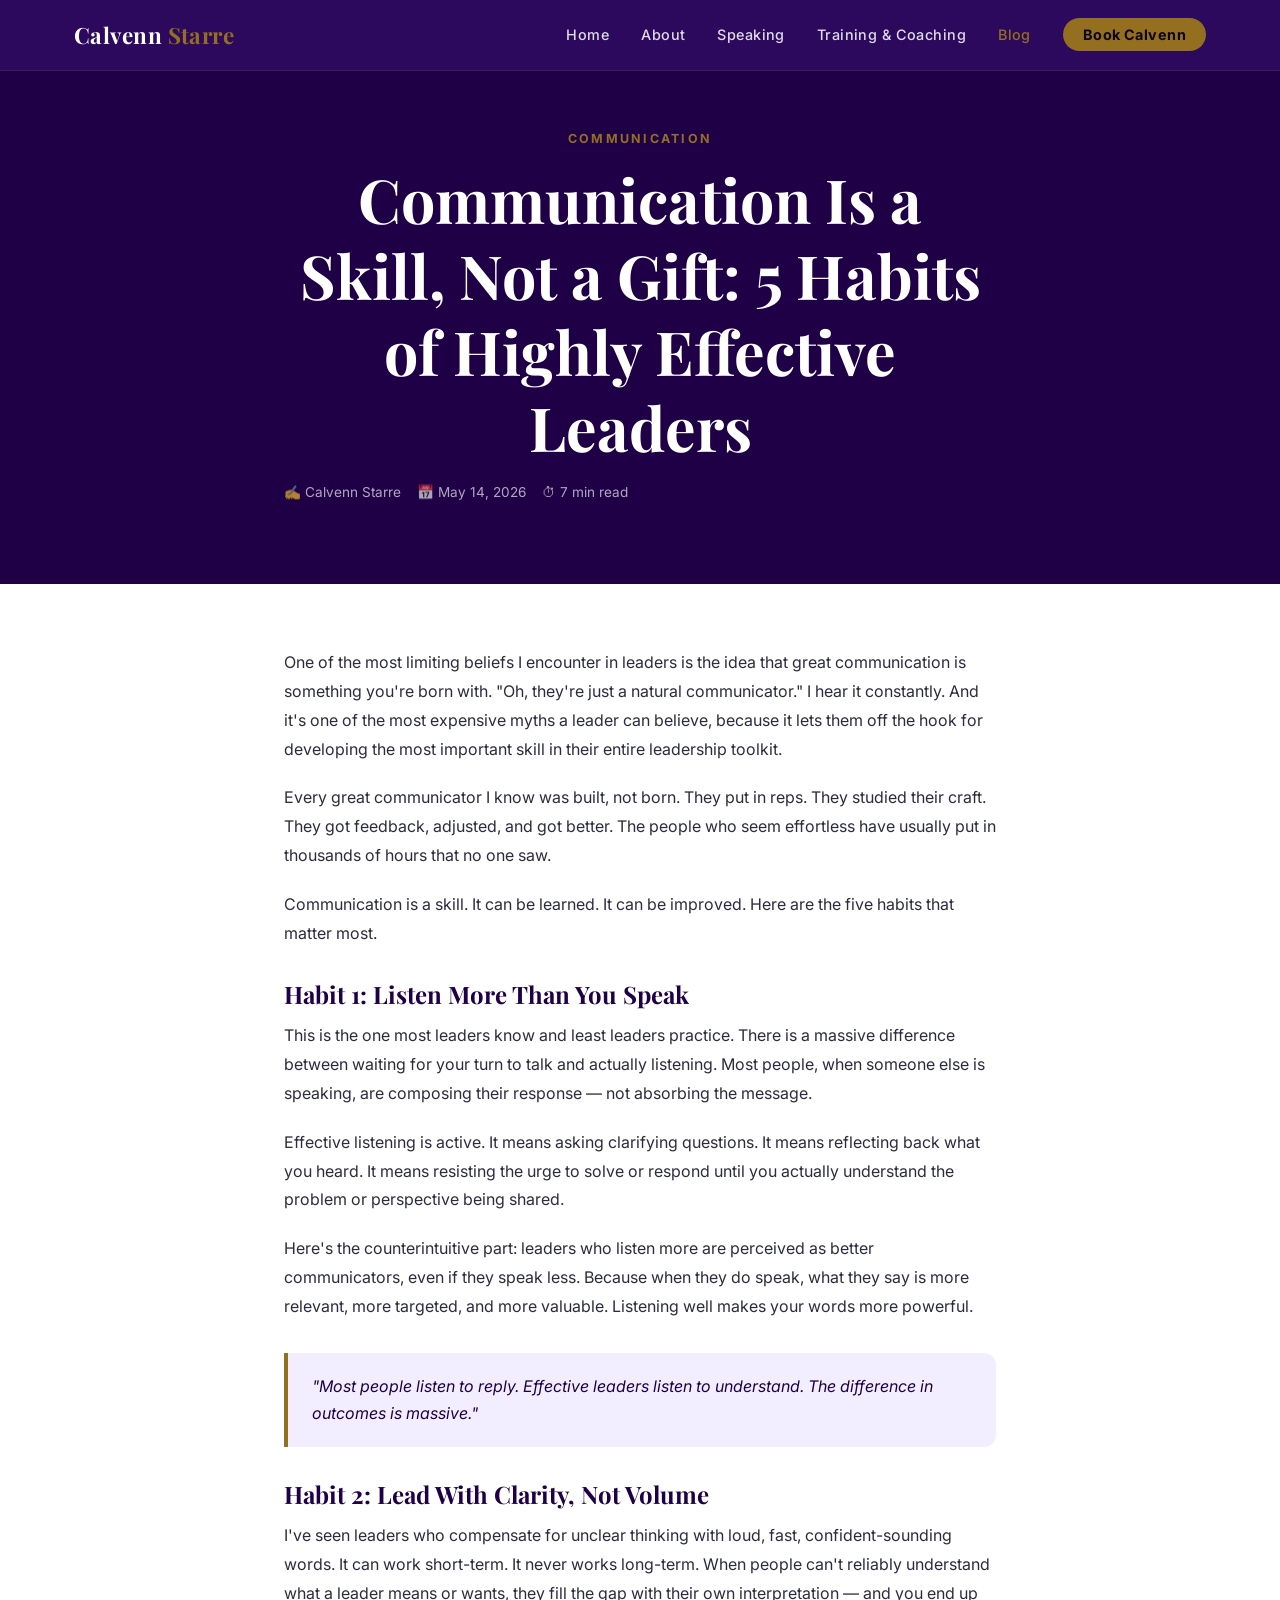
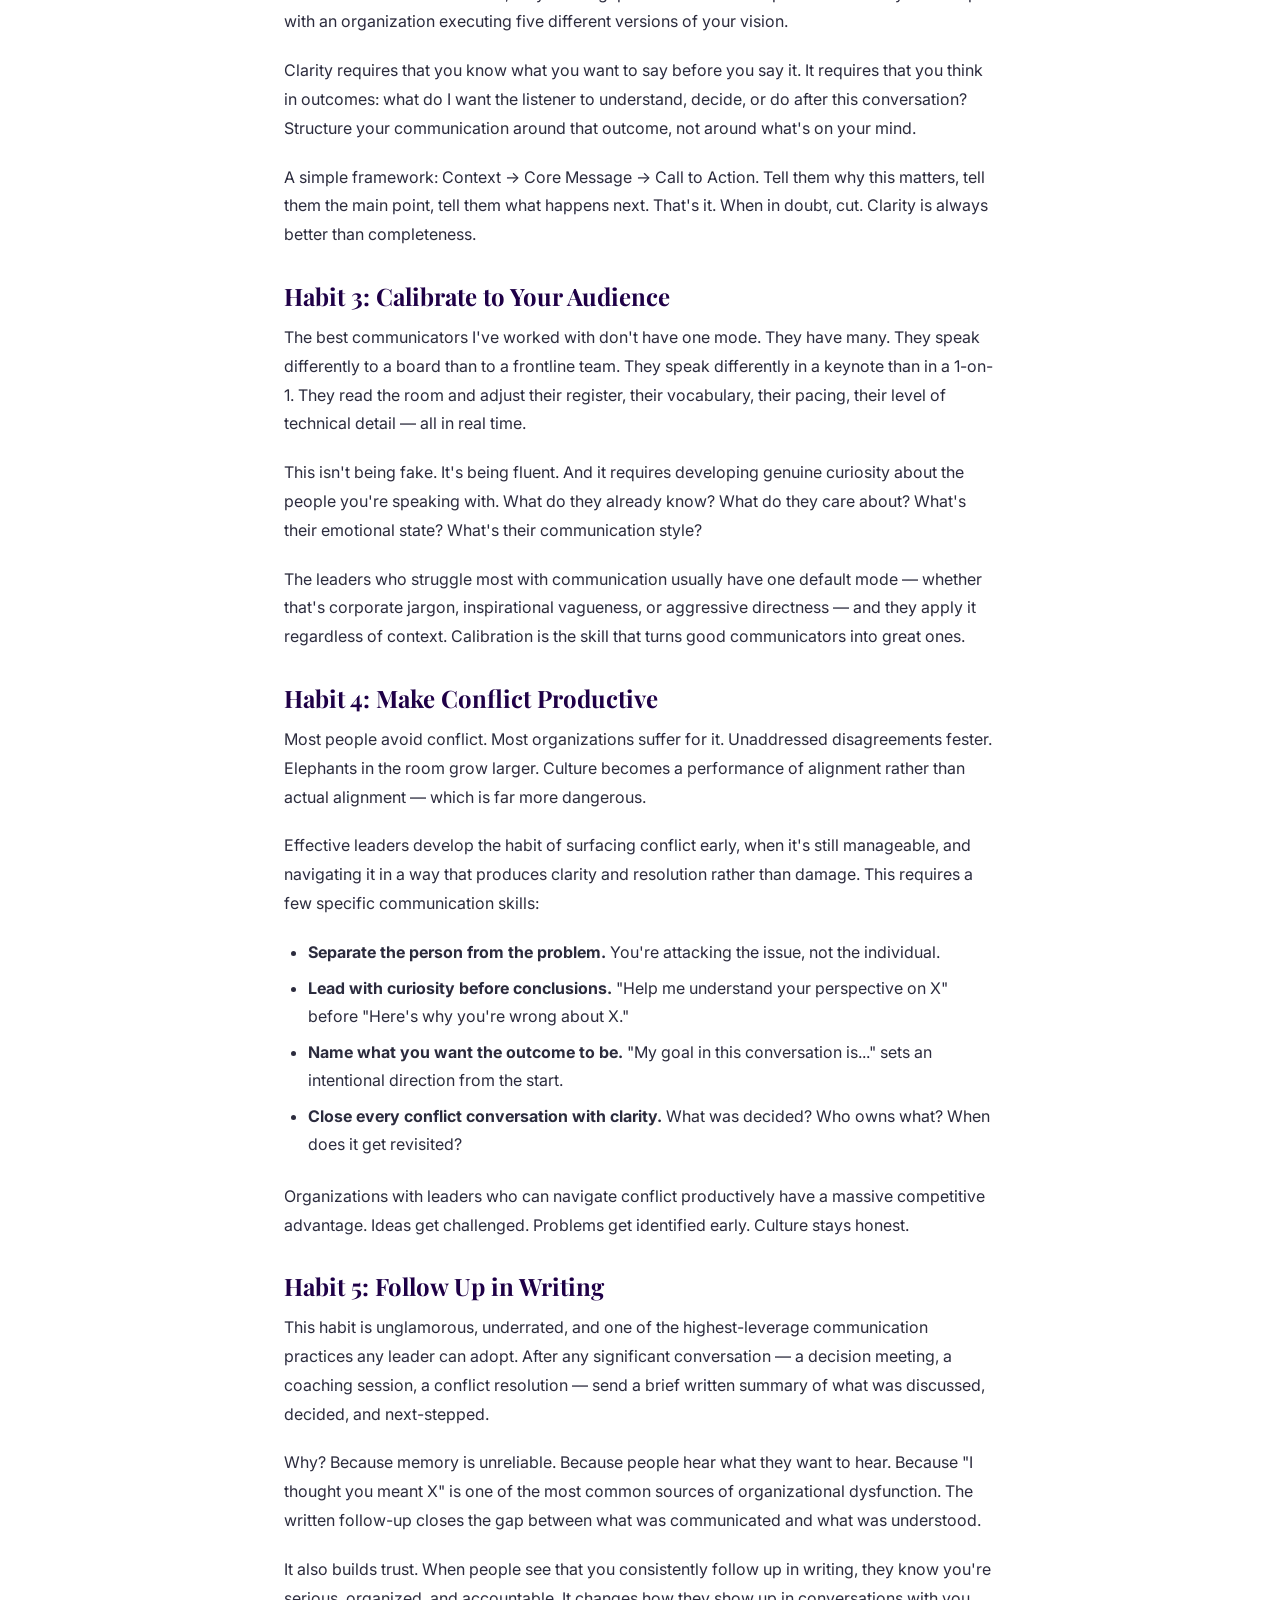
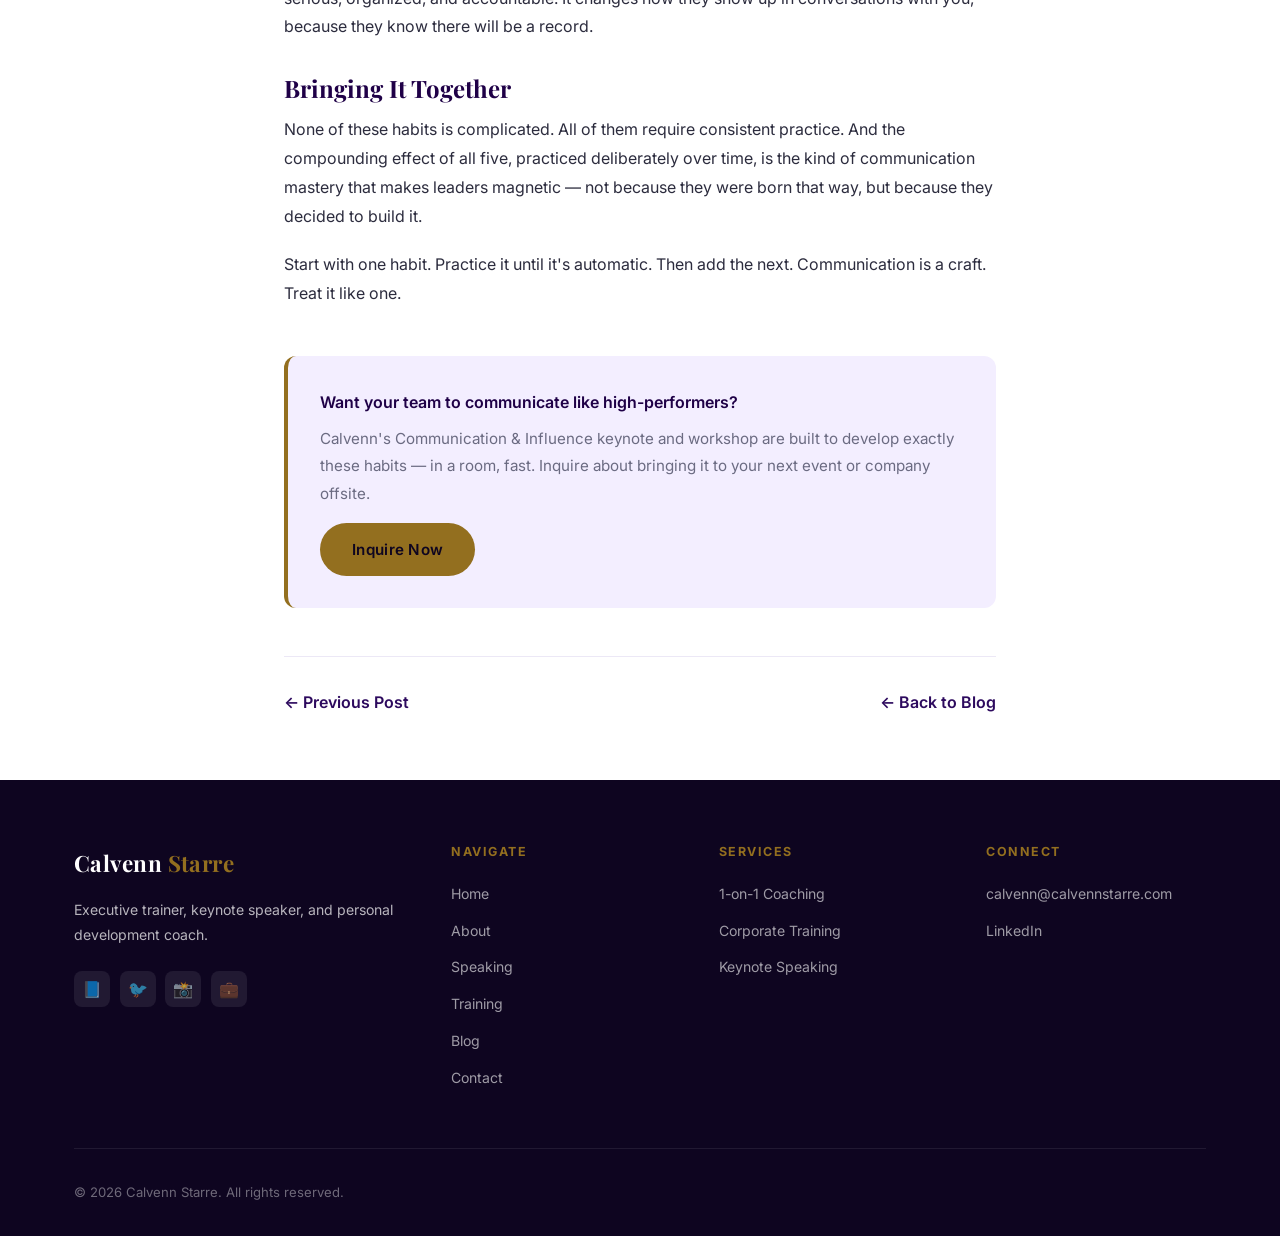
<file: blog/communication-skill-not-gift.html>
<!DOCTYPE html>
<html lang="en">
<head>
  <meta charset="UTF-8" />
  <meta name="viewport" content="width=device-width, initial-scale=1.0" />
  <title>Communication Is a Skill, Not a Gift: 5 Habits of Highly Effective Leaders — Calvenn Starre</title>
  <meta name="description" content="Great communicators aren't born — they're built. Calvenn Starre shares the 5 habits that separate leaders who inspire from those who only inform." />
  <link rel="preconnect" href="https://fonts.googleapis.com" />
  <link href="https://fonts.googleapis.com/css2?family=Playfair+Display:ital,wght@0,600;0,700;1,500&family=Inter:wght@400;500;600;700&display=swap" rel="stylesheet" />
  <link rel="stylesheet" href="../css/style.css" />
</head>
<body>
<nav>
  <div class="nav-inner">
    <a href="../index.html" class="nav-logo">Calvenn <span>Starre</span></a>
    <ul class="nav-links">
      <li><a href="../index.html">Home</a></li>
      <li><a href="../about.html">About</a></li>
      <li><a href="../speaking.html">Speaking</a></li>
      <li><a href="../training.html">Training & Coaching</a></li>
      <li><a href="index.html" class="active">Blog</a></li>
      <li><a href="../contact.html" class="nav-cta">Book Calvenn</a></li>
    </ul>
    <button class="hamburger" aria-label="Menu"><span></span><span></span><span></span></button>
  </div>
</nav>

<div class="page-hero">
  <div class="container post-header">
    <span class="section-label">Communication</span>
    <h1>Communication Is a Skill, Not a Gift: 5 Habits of Highly Effective Leaders</h1>
    <div class="post-meta">
      <span>✍️ Calvenn Starre</span>
      <span>📅 May 14, 2026</span>
      <span>⏱ 7 min read</span>
    </div>
  </div>
</div>

<article class="post-content">

  <p>One of the most limiting beliefs I encounter in leaders is the idea that great communication is something you're born with. "Oh, they're just a natural communicator." I hear it constantly. And it's one of the most expensive myths a leader can believe, because it lets them off the hook for developing the most important skill in their entire leadership toolkit.</p>

  <p>Every great communicator I know was built, not born. They put in reps. They studied their craft. They got feedback, adjusted, and got better. The people who seem effortless have usually put in thousands of hours that no one saw.</p>

  <p>Communication is a skill. It can be learned. It can be improved. Here are the five habits that matter most.</p>

  <h2>Habit 1: Listen More Than You Speak</h2>

  <p>This is the one most leaders know and least leaders practice. There is a massive difference between waiting for your turn to talk and actually listening. Most people, when someone else is speaking, are composing their response — not absorbing the message.</p>

  <p>Effective listening is active. It means asking clarifying questions. It means reflecting back what you heard. It means resisting the urge to solve or respond until you actually understand the problem or perspective being shared.</p>

  <p>Here's the counterintuitive part: leaders who listen more are perceived as better communicators, even if they speak less. Because when they do speak, what they say is more relevant, more targeted, and more valuable. Listening well makes your words more powerful.</p>

  <blockquote>
    "Most people listen to reply. Effective leaders listen to understand. The difference in outcomes is massive."
  </blockquote>

  <h2>Habit 2: Lead With Clarity, Not Volume</h2>

  <p>I've seen leaders who compensate for unclear thinking with loud, fast, confident-sounding words. It can work short-term. It never works long-term. When people can't reliably understand what a leader means or wants, they fill the gap with their own interpretation — and you end up with an organization executing five different versions of your vision.</p>

  <p>Clarity requires that you know what you want to say before you say it. It requires that you think in outcomes: what do I want the listener to understand, decide, or do after this conversation? Structure your communication around that outcome, not around what's on your mind.</p>

  <p>A simple framework: Context → Core Message → Call to Action. Tell them why this matters, tell them the main point, tell them what happens next. That's it. When in doubt, cut. Clarity is always better than completeness.</p>

  <h2>Habit 3: Calibrate to Your Audience</h2>

  <p>The best communicators I've worked with don't have one mode. They have many. They speak differently to a board than to a frontline team. They speak differently in a keynote than in a 1-on-1. They read the room and adjust their register, their vocabulary, their pacing, their level of technical detail — all in real time.</p>

  <p>This isn't being fake. It's being fluent. And it requires developing genuine curiosity about the people you're speaking with. What do they already know? What do they care about? What's their emotional state? What's their communication style?</p>

  <p>The leaders who struggle most with communication usually have one default mode — whether that's corporate jargon, inspirational vagueness, or aggressive directness — and they apply it regardless of context. Calibration is the skill that turns good communicators into great ones.</p>

  <h2>Habit 4: Make Conflict Productive</h2>

  <p>Most people avoid conflict. Most organizations suffer for it. Unaddressed disagreements fester. Elephants in the room grow larger. Culture becomes a performance of alignment rather than actual alignment — which is far more dangerous.</p>

  <p>Effective leaders develop the habit of surfacing conflict early, when it's still manageable, and navigating it in a way that produces clarity and resolution rather than damage. This requires a few specific communication skills:</p>

  <ul>
    <li><strong>Separate the person from the problem.</strong> You're attacking the issue, not the individual.</li>
    <li><strong>Lead with curiosity before conclusions.</strong> "Help me understand your perspective on X" before "Here's why you're wrong about X."</li>
    <li><strong>Name what you want the outcome to be.</strong> "My goal in this conversation is..." sets an intentional direction from the start.</li>
    <li><strong>Close every conflict conversation with clarity.</strong> What was decided? Who owns what? When does it get revisited?</li>
  </ul>

  <p>Organizations with leaders who can navigate conflict productively have a massive competitive advantage. Ideas get challenged. Problems get identified early. Culture stays honest.</p>

  <h2>Habit 5: Follow Up in Writing</h2>

  <p>This habit is unglamorous, underrated, and one of the highest-leverage communication practices any leader can adopt. After any significant conversation — a decision meeting, a coaching session, a conflict resolution — send a brief written summary of what was discussed, decided, and next-stepped.</p>

  <p>Why? Because memory is unreliable. Because people hear what they want to hear. Because "I thought you meant X" is one of the most common sources of organizational dysfunction. The written follow-up closes the gap between what was communicated and what was understood.</p>

  <p>It also builds trust. When people see that you consistently follow up in writing, they know you're serious, organized, and accountable. It changes how they show up in conversations with you, because they know there will be a record.</p>

  <h2>Bringing It Together</h2>

  <p>None of these habits is complicated. All of them require consistent practice. And the compounding effect of all five, practiced deliberately over time, is the kind of communication mastery that makes leaders magnetic — not because they were born that way, but because they decided to build it.</p>

  <p>Start with one habit. Practice it until it's automatic. Then add the next. Communication is a craft. Treat it like one.</p>

  <div style="margin-top:3rem; padding:2rem; background:var(--purple-pale); border-radius:12px; border-left:4px solid var(--gold);">
    <p style="font-weight:600; color:var(--purple-deep); margin-bottom:0.5rem;">Want your team to communicate like high-performers?</p>
    <p style="color:var(--gray); font-size:0.95rem; margin-bottom:1rem;">Calvenn's Communication & Influence keynote and workshop are built to develop exactly these habits — in a room, fast. Inquire about bringing it to your next event or company offsite.</p>
    <a href="../contact.html" class="btn btn-primary">Inquire Now</a>
  </div>

  <div style="margin-top:3rem; padding-top:2rem; border-top:1px solid rgba(75,31,168,0.1); display:flex; justify-content:space-between; align-items:center; flex-wrap:wrap; gap:1rem;">
    <a href="inner-game-leadership.html" style="color:var(--purple-royal); font-weight:600;">← Previous Post</a>
    <a href="index.html" style="color:var(--purple-royal); font-weight:600;">← Back to Blog</a>
  </div>

</article>

<footer>
  <div class="container">
    <div class="footer-inner">
      <div class="footer-brand">
        <a href="../index.html" class="nav-logo">Calvenn <span>Starre</span></a>
        <p>Executive trainer, keynote speaker, and personal development coach.</p>
        <div class="footer-social">
          <a href="https://facebook.com/calvennstarre" target="_blank" rel="noopener">📘</a>
          <a href="https://x.com/calvenn" target="_blank" rel="noopener">🐦</a>
          <a href="https://instagram.com/calvennstarre" target="_blank" rel="noopener">📸</a>
          <a href="https://linkedin.com/in/calvenn/" target="_blank" rel="noopener">💼</a>
        </div>
      </div>
      <div class="footer-col"><h5>Navigate</h5><ul><li><a href="../index.html">Home</a></li><li><a href="../about.html">About</a></li><li><a href="../speaking.html">Speaking</a></li><li><a href="../training.html">Training</a></li><li><a href="index.html">Blog</a></li><li><a href="../contact.html">Contact</a></li></ul></div>
      <div class="footer-col"><h5>Services</h5><ul><li><a href="../training.html">1-on-1 Coaching</a></li><li><a href="../training.html">Corporate Training</a></li><li><a href="../speaking.html">Keynote Speaking</a></li></ul></div>
      <div class="footer-col"><h5>Connect</h5><ul><li><a href="mailto:calvenn@calvennstarre.com">calvenn@calvennstarre.com</a></li><li><a href="https://linkedin.com/in/calvenn/" target="_blank" rel="noopener">LinkedIn</a></li></ul></div>
    </div>
    <div class="footer-bottom"><span>© 2026 Calvenn Starre. All rights reserved.</span></div>
  </div>
</footer>
<script src="../js/main.js"></script>
</body>
</html>
</file>
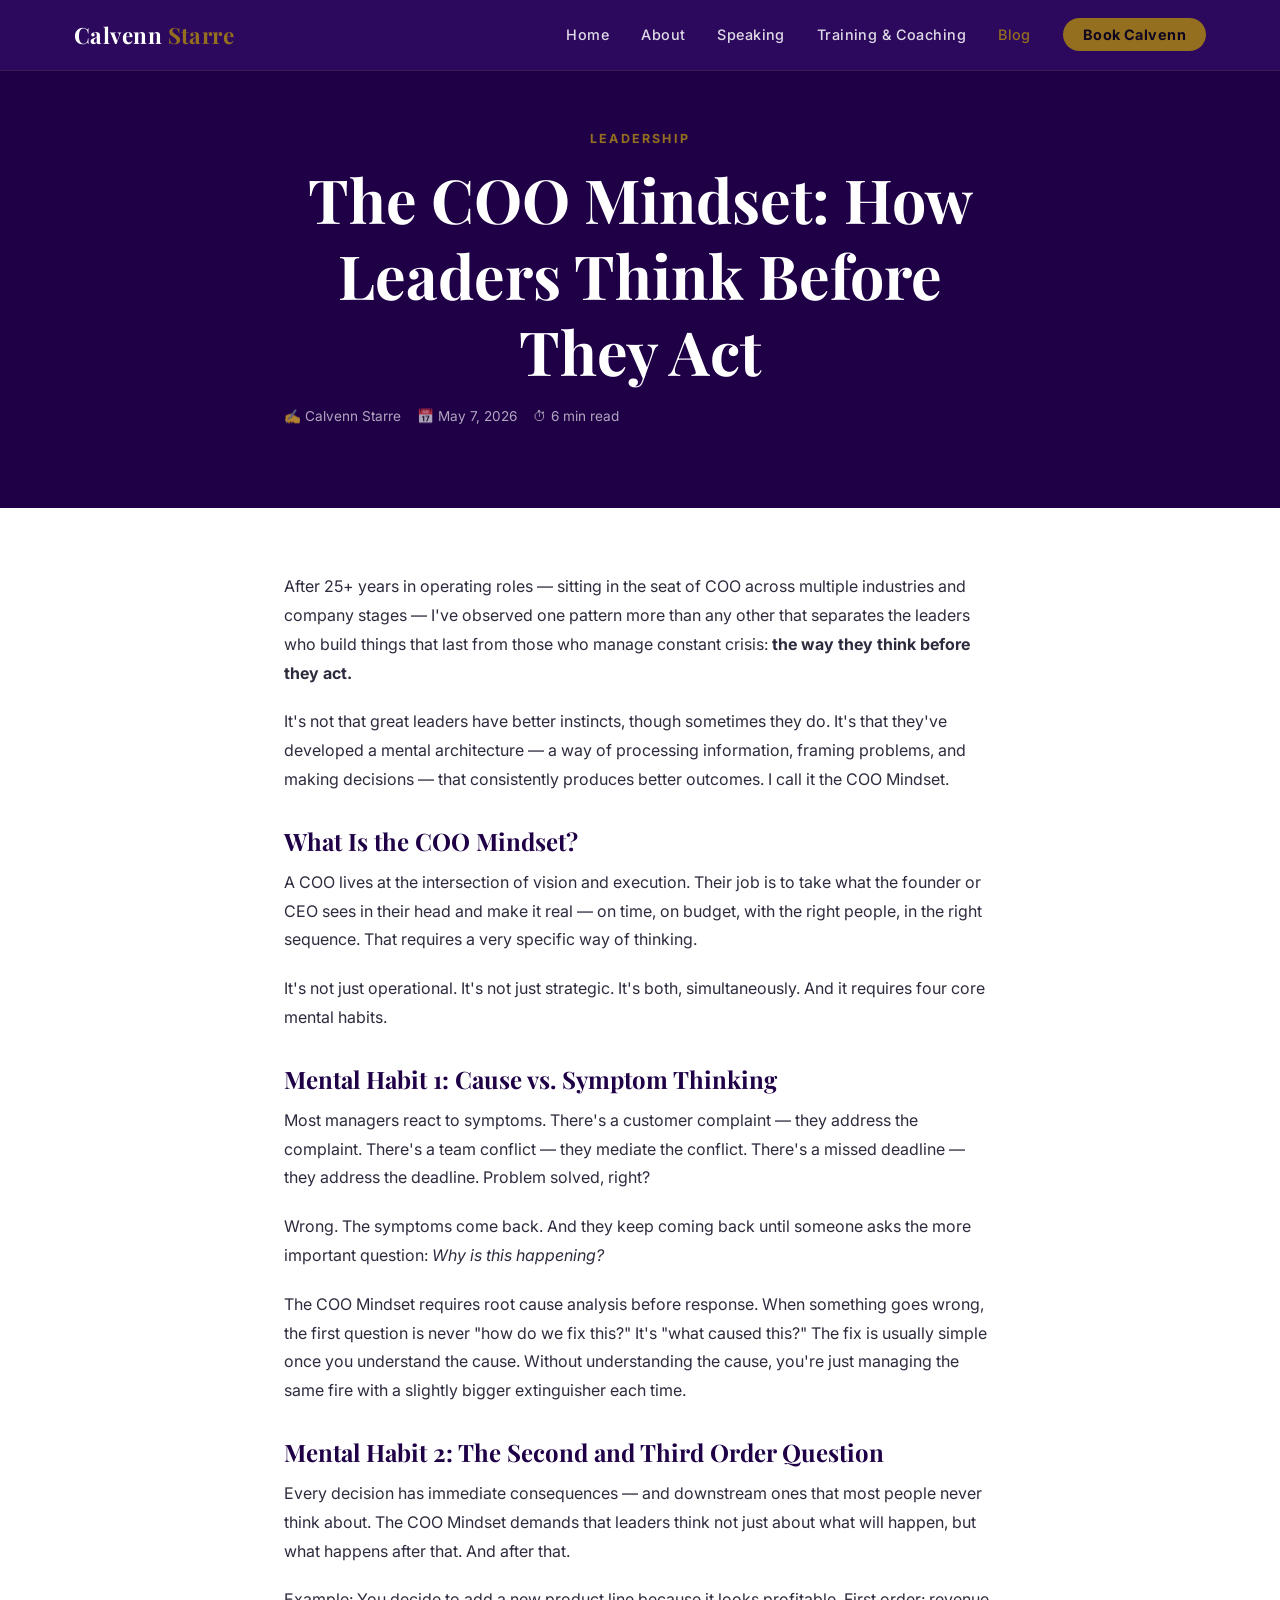
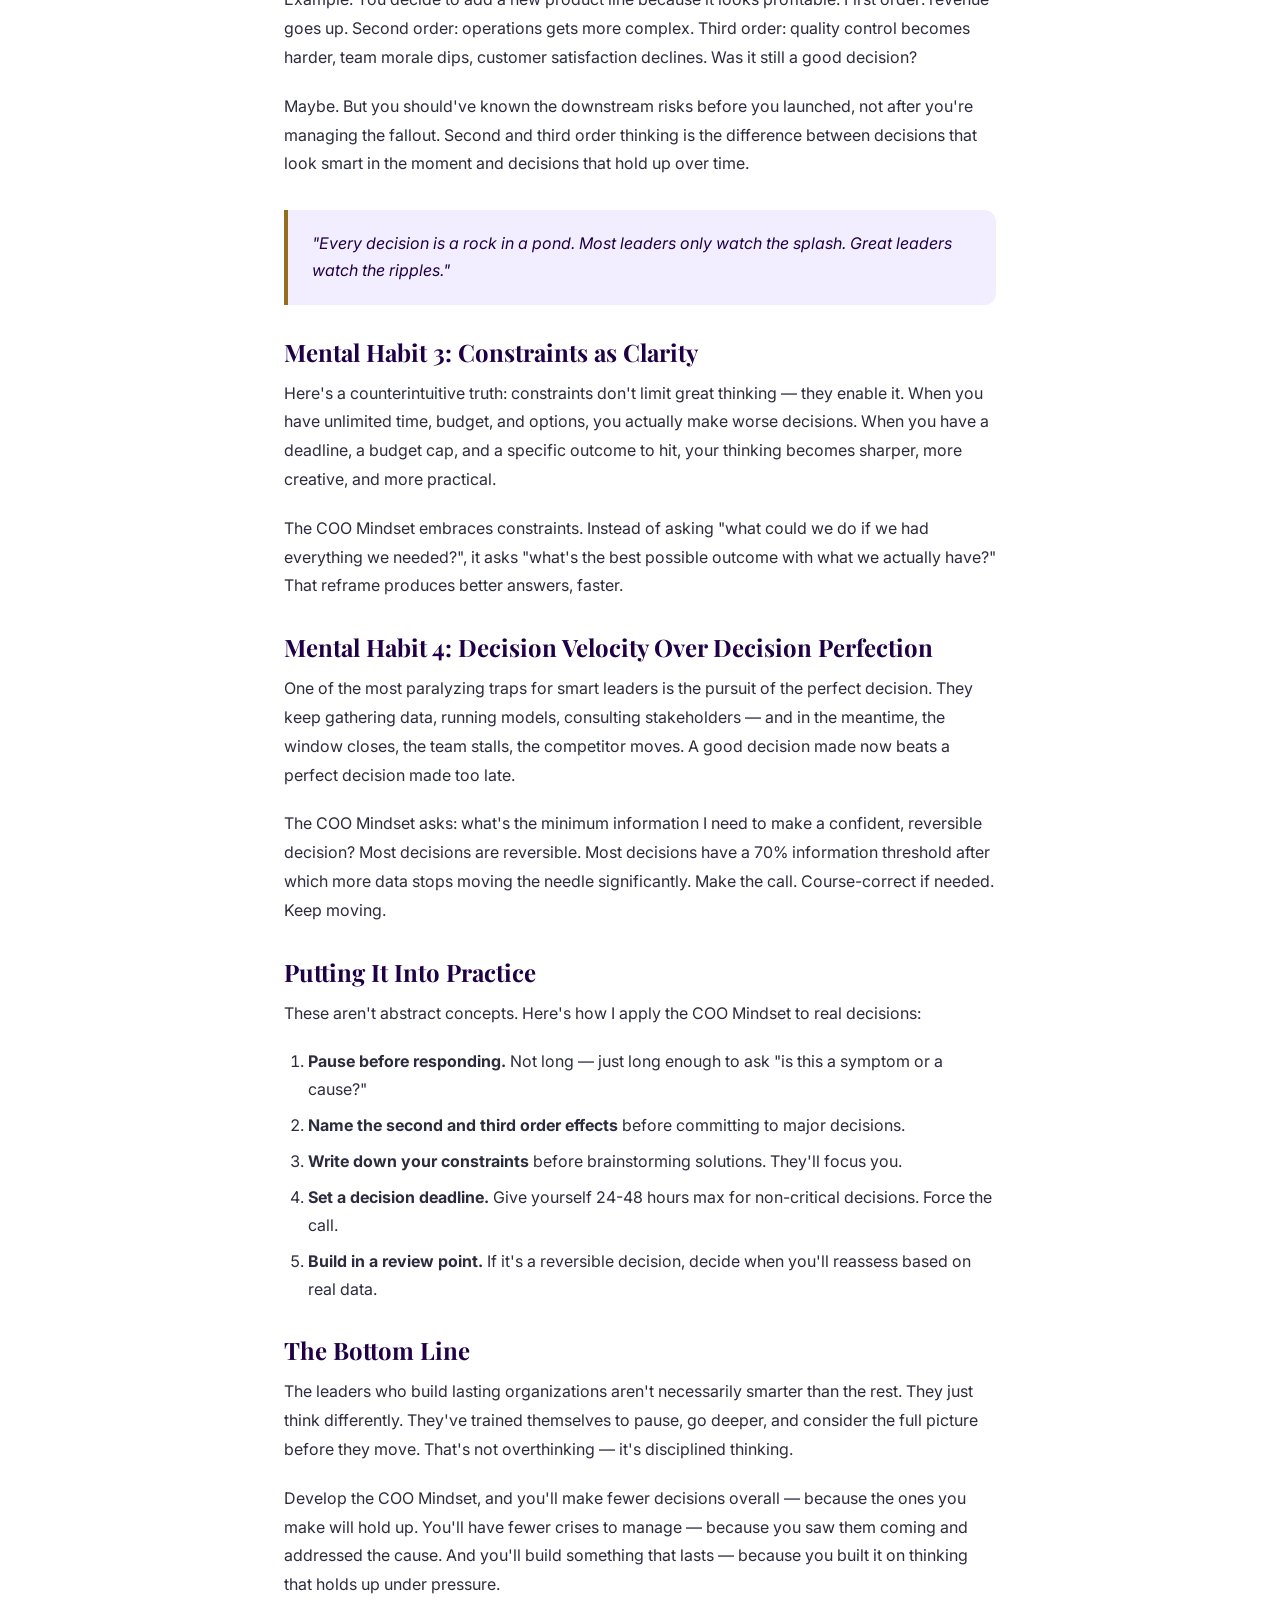
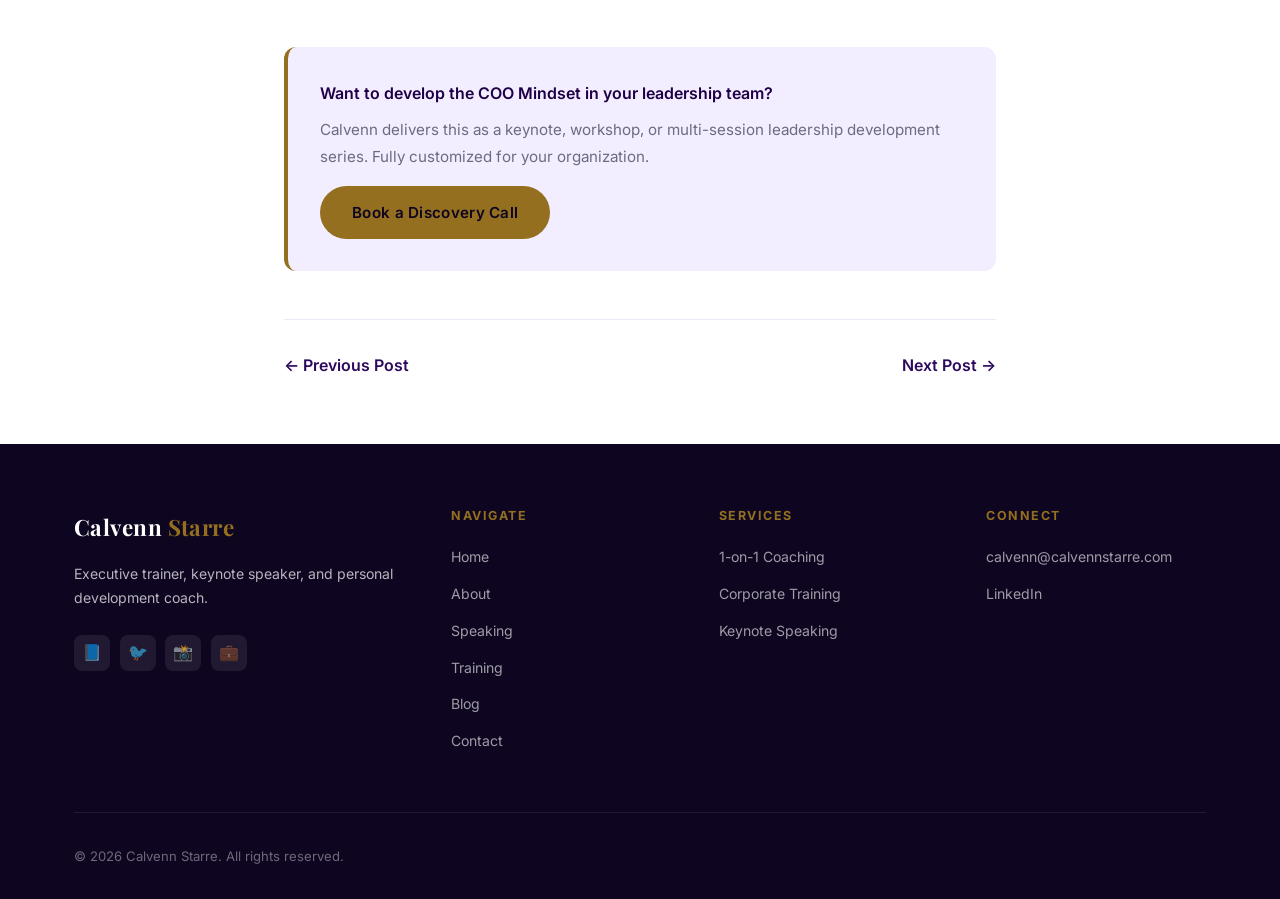
<file: blog/coo-mindset.html>
<!DOCTYPE html>
<html lang="en">
<head>
  <meta charset="UTF-8" />
  <meta name="viewport" content="width=device-width, initial-scale=1.0" />
  <title>The COO Mindset: How Leaders Think Before They Act — Calvenn Starre</title>
  <meta name="description" content="Most people react. Great leaders respond. Calvenn Starre shares the mental framework that separates reactive management from deliberate, high-impact leadership." />
  <link rel="preconnect" href="https://fonts.googleapis.com" />
  <link href="https://fonts.googleapis.com/css2?family=Playfair+Display:ital,wght@0,600;0,700;1,500&family=Inter:wght@400;500;600;700&display=swap" rel="stylesheet" />
  <link rel="stylesheet" href="../css/style.css" />
</head>
<body>
<nav>
  <div class="nav-inner">
    <a href="../index.html" class="nav-logo">Calvenn <span>Starre</span></a>
    <ul class="nav-links">
      <li><a href="../index.html">Home</a></li>
      <li><a href="../about.html">About</a></li>
      <li><a href="../speaking.html">Speaking</a></li>
      <li><a href="../training.html">Training & Coaching</a></li>
      <li><a href="index.html" class="active">Blog</a></li>
      <li><a href="../contact.html" class="nav-cta">Book Calvenn</a></li>
    </ul>
    <button class="hamburger" aria-label="Menu"><span></span><span></span><span></span></button>
  </div>
</nav>

<div class="page-hero">
  <div class="container post-header">
    <span class="section-label">Leadership</span>
    <h1>The COO Mindset: How Leaders Think Before They Act</h1>
    <div class="post-meta">
      <span>✍️ Calvenn Starre</span>
      <span>📅 May 7, 2026</span>
      <span>⏱ 6 min read</span>
    </div>
  </div>
</div>

<article class="post-content">

  <p>After 25+ years in operating roles — sitting in the seat of COO across multiple industries and company stages — I've observed one pattern more than any other that separates the leaders who build things that last from those who manage constant crisis: <strong>the way they think before they act.</strong></p>

  <p>It's not that great leaders have better instincts, though sometimes they do. It's that they've developed a mental architecture — a way of processing information, framing problems, and making decisions — that consistently produces better outcomes. I call it the COO Mindset.</p>

  <h2>What Is the COO Mindset?</h2>

  <p>A COO lives at the intersection of vision and execution. Their job is to take what the founder or CEO sees in their head and make it real — on time, on budget, with the right people, in the right sequence. That requires a very specific way of thinking.</p>

  <p>It's not just operational. It's not just strategic. It's both, simultaneously. And it requires four core mental habits.</p>

  <h2>Mental Habit 1: Cause vs. Symptom Thinking</h2>

  <p>Most managers react to symptoms. There's a customer complaint — they address the complaint. There's a team conflict — they mediate the conflict. There's a missed deadline — they address the deadline. Problem solved, right?</p>

  <p>Wrong. The symptoms come back. And they keep coming back until someone asks the more important question: <em>Why is this happening?</em></p>

  <p>The COO Mindset requires root cause analysis before response. When something goes wrong, the first question is never "how do we fix this?" It's "what caused this?" The fix is usually simple once you understand the cause. Without understanding the cause, you're just managing the same fire with a slightly bigger extinguisher each time.</p>

  <h2>Mental Habit 2: The Second and Third Order Question</h2>

  <p>Every decision has immediate consequences — and downstream ones that most people never think about. The COO Mindset demands that leaders think not just about what will happen, but what happens after that. And after that.</p>

  <p>Example: You decide to add a new product line because it looks profitable. First order: revenue goes up. Second order: operations gets more complex. Third order: quality control becomes harder, team morale dips, customer satisfaction declines. Was it still a good decision?</p>

  <p>Maybe. But you should've known the downstream risks before you launched, not after you're managing the fallout. Second and third order thinking is the difference between decisions that look smart in the moment and decisions that hold up over time.</p>

  <blockquote>
    "Every decision is a rock in a pond. Most leaders only watch the splash. Great leaders watch the ripples."
  </blockquote>

  <h2>Mental Habit 3: Constraints as Clarity</h2>

  <p>Here's a counterintuitive truth: constraints don't limit great thinking — they enable it. When you have unlimited time, budget, and options, you actually make worse decisions. When you have a deadline, a budget cap, and a specific outcome to hit, your thinking becomes sharper, more creative, and more practical.</p>

  <p>The COO Mindset embraces constraints. Instead of asking "what could we do if we had everything we needed?", it asks "what's the best possible outcome with what we actually have?" That reframe produces better answers, faster.</p>

  <h2>Mental Habit 4: Decision Velocity Over Decision Perfection</h2>

  <p>One of the most paralyzing traps for smart leaders is the pursuit of the perfect decision. They keep gathering data, running models, consulting stakeholders — and in the meantime, the window closes, the team stalls, the competitor moves. A good decision made now beats a perfect decision made too late.</p>

  <p>The COO Mindset asks: what's the minimum information I need to make a confident, reversible decision? Most decisions are reversible. Most decisions have a 70% information threshold after which more data stops moving the needle significantly. Make the call. Course-correct if needed. Keep moving.</p>

  <h2>Putting It Into Practice</h2>

  <p>These aren't abstract concepts. Here's how I apply the COO Mindset to real decisions:</p>

  <ol>
    <li><strong>Pause before responding.</strong> Not long — just long enough to ask "is this a symptom or a cause?"</li>
    <li><strong>Name the second and third order effects</strong> before committing to major decisions.</li>
    <li><strong>Write down your constraints</strong> before brainstorming solutions. They'll focus you.</li>
    <li><strong>Set a decision deadline.</strong> Give yourself 24-48 hours max for non-critical decisions. Force the call.</li>
    <li><strong>Build in a review point.</strong> If it's a reversible decision, decide when you'll reassess based on real data.</li>
  </ol>

  <h2>The Bottom Line</h2>

  <p>The leaders who build lasting organizations aren't necessarily smarter than the rest. They just think differently. They've trained themselves to pause, go deeper, and consider the full picture before they move. That's not overthinking — it's disciplined thinking.</p>

  <p>Develop the COO Mindset, and you'll make fewer decisions overall — because the ones you make will hold up. You'll have fewer crises to manage — because you saw them coming and addressed the cause. And you'll build something that lasts — because you built it on thinking that holds up under pressure.</p>

  <div style="margin-top:3rem; padding:2rem; background:var(--purple-pale); border-radius:12px; border-left:4px solid var(--gold);">
    <p style="font-weight:600; color:var(--purple-deep); margin-bottom:0.5rem;">Want to develop the COO Mindset in your leadership team?</p>
    <p style="color:var(--gray); font-size:0.95rem; margin-bottom:1rem;">Calvenn delivers this as a keynote, workshop, or multi-session leadership development series. Fully customized for your organization.</p>
    <a href="../contact.html" class="btn btn-primary">Book a Discovery Call</a>
  </div>

  <div style="margin-top:3rem; padding-top:2rem; border-top:1px solid rgba(75,31,168,0.1); display:flex; justify-content:space-between; align-items:center; flex-wrap:wrap; gap:1rem;">
    <a href="influence-without-authority.html" style="color:var(--purple-royal); font-weight:600;">← Previous Post</a>
    <a href="inner-game-leadership.html" style="color:var(--purple-royal); font-weight:600;">Next Post →</a>
  </div>

</article>

<footer>
  <div class="container">
    <div class="footer-inner">
      <div class="footer-brand">
        <a href="../index.html" class="nav-logo">Calvenn <span>Starre</span></a>
        <p>Executive trainer, keynote speaker, and personal development coach.</p>
        <div class="footer-social">
          <a href="https://facebook.com/calvennstarre" target="_blank" rel="noopener">📘</a>
          <a href="https://x.com/calvenn" target="_blank" rel="noopener">🐦</a>
          <a href="https://instagram.com/calvennstarre" target="_blank" rel="noopener">📸</a>
          <a href="https://linkedin.com/in/calvenn/" target="_blank" rel="noopener">💼</a>
        </div>
      </div>
      <div class="footer-col"><h5>Navigate</h5><ul><li><a href="../index.html">Home</a></li><li><a href="../about.html">About</a></li><li><a href="../speaking.html">Speaking</a></li><li><a href="../training.html">Training</a></li><li><a href="index.html">Blog</a></li><li><a href="../contact.html">Contact</a></li></ul></div>
      <div class="footer-col"><h5>Services</h5><ul><li><a href="../training.html">1-on-1 Coaching</a></li><li><a href="../training.html">Corporate Training</a></li><li><a href="../speaking.html">Keynote Speaking</a></li></ul></div>
      <div class="footer-col"><h5>Connect</h5><ul><li><a href="mailto:calvenn@calvennstarre.com">calvenn@calvennstarre.com</a></li><li><a href="https://linkedin.com/in/calvenn/" target="_blank" rel="noopener">LinkedIn</a></li></ul></div>
    </div>
    <div class="footer-bottom"><span>© 2026 Calvenn Starre. All rights reserved.</span></div>
  </div>
</footer>
<script src="../js/main.js"></script>
</body>
</html>
</file>
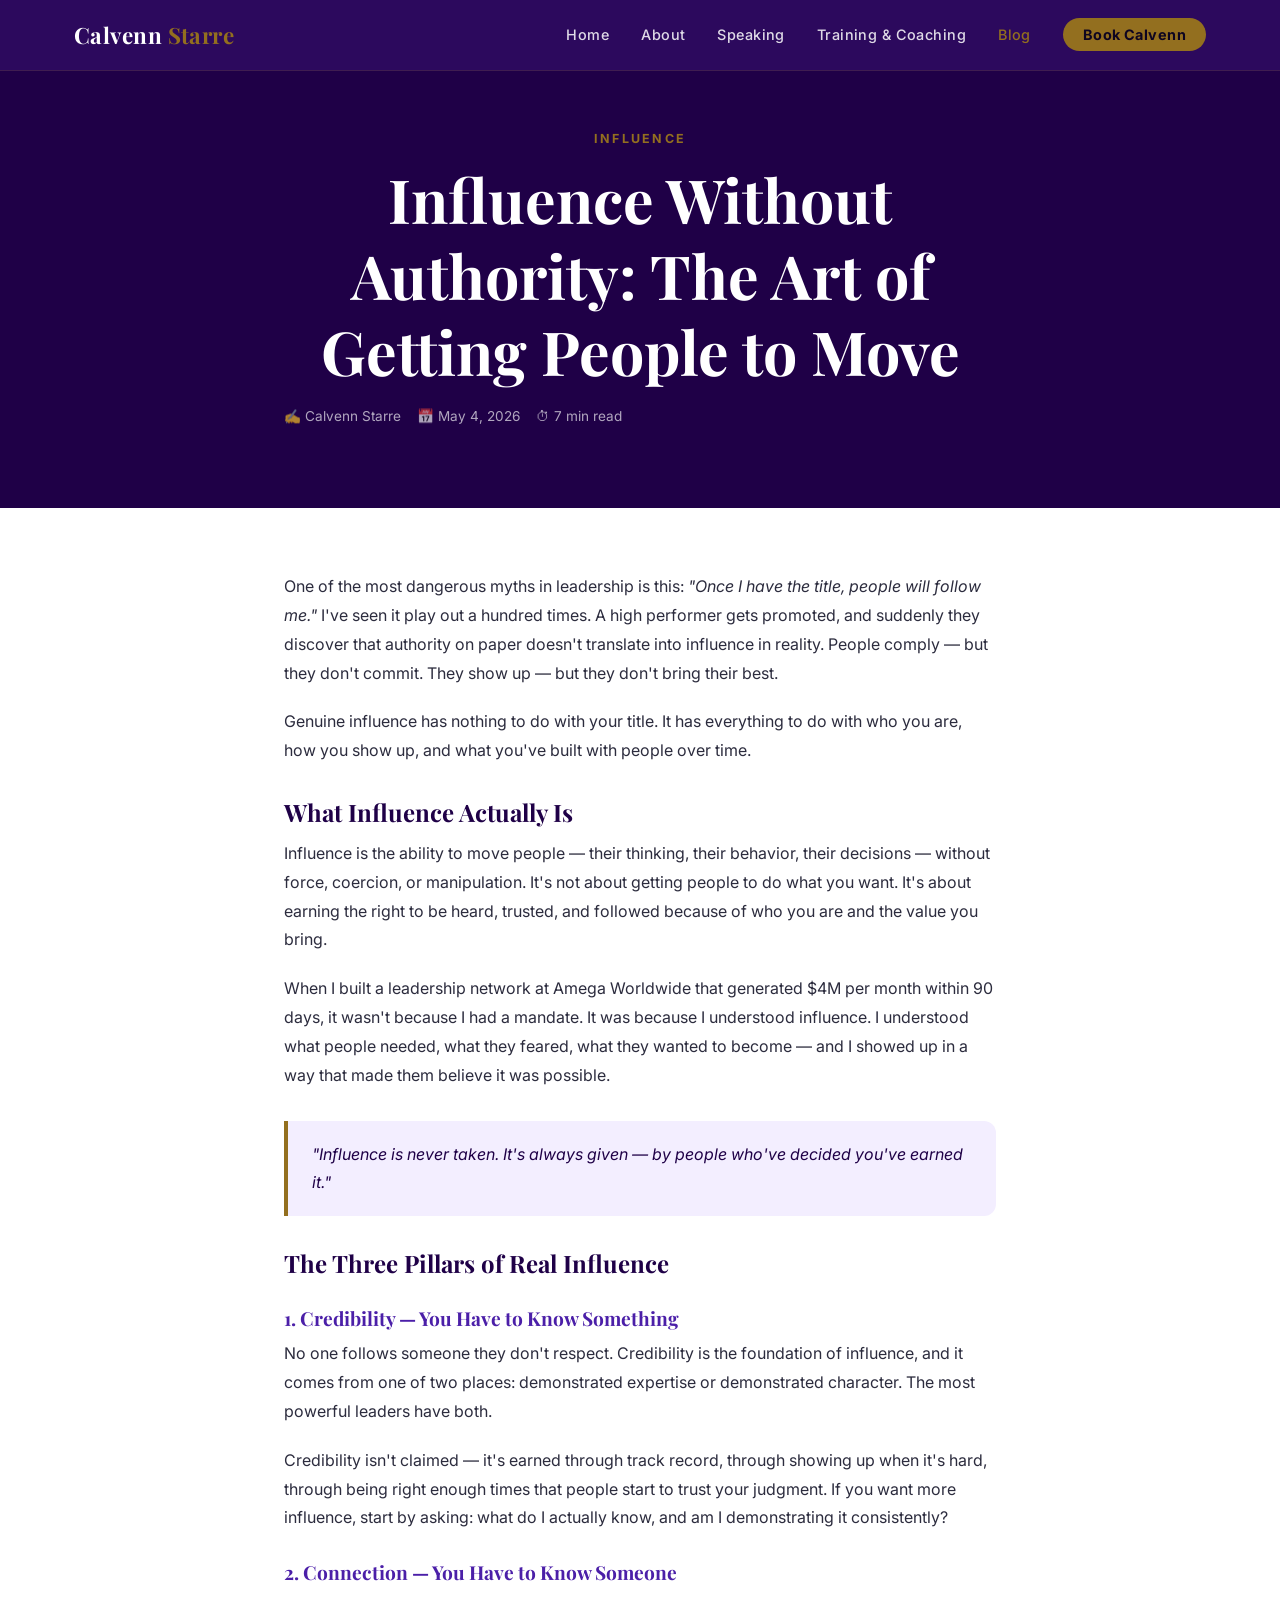
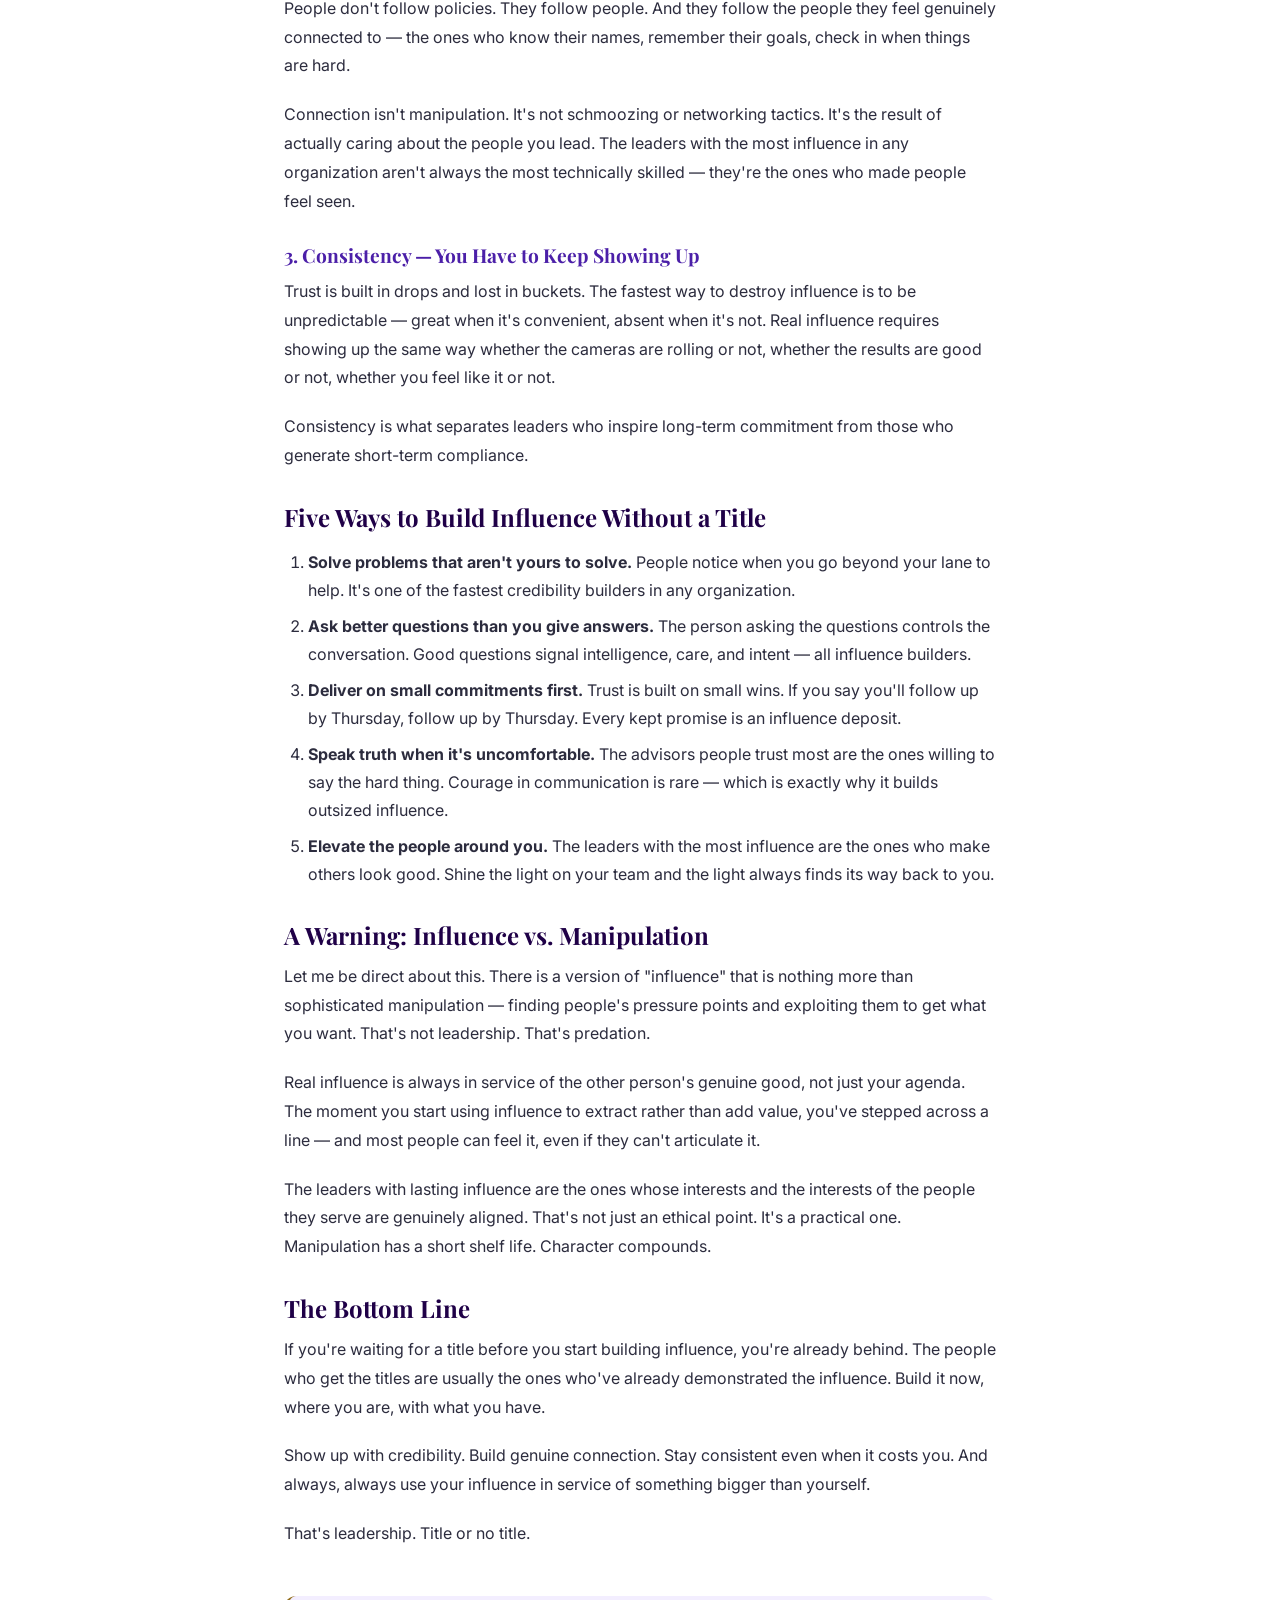
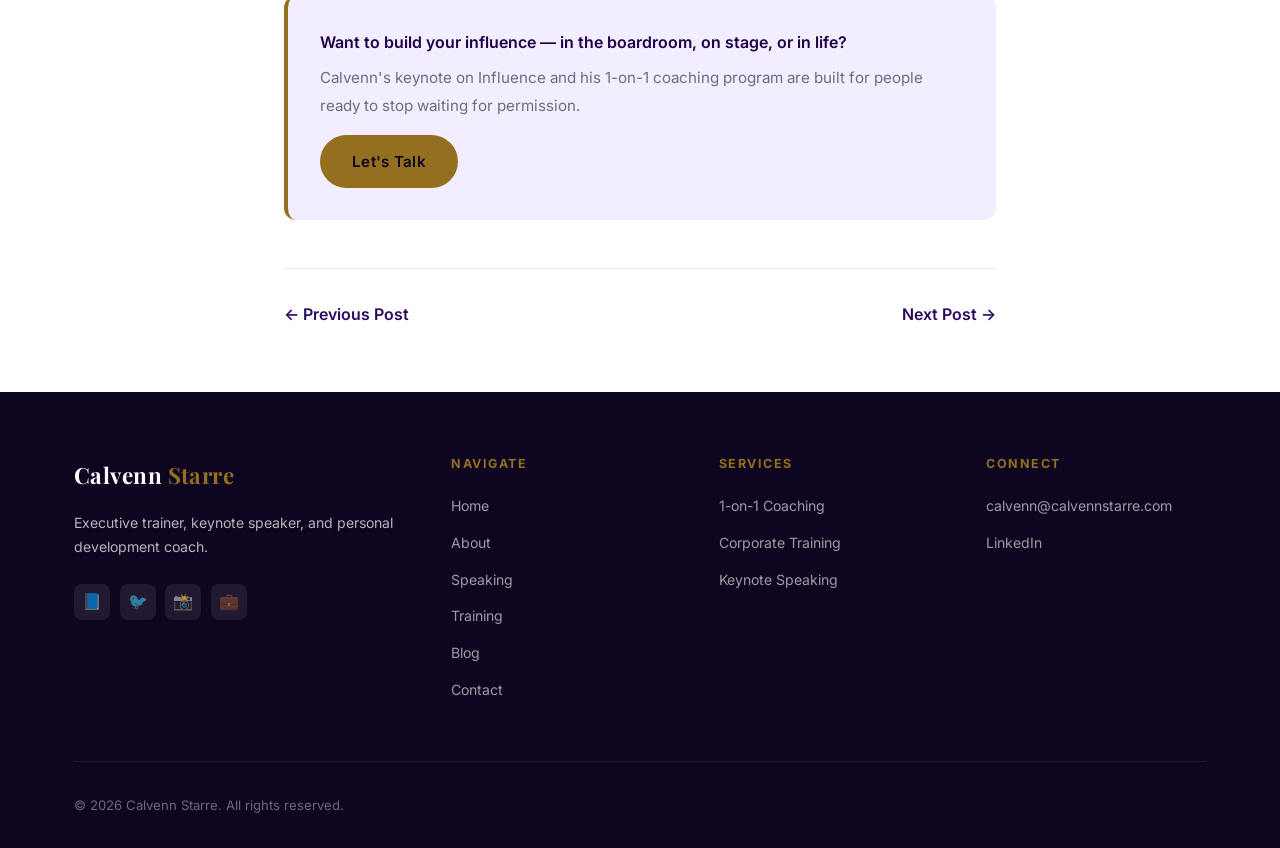
<file: blog/influence-without-authority.html>
<!DOCTYPE html>
<html lang="en">
<head>
  <meta charset="UTF-8" />
  <meta name="viewport" content="width=device-width, initial-scale=1.0" />
  <title>Influence Without Authority — Calvenn Starre</title>
  <meta name="description" content="You don't need a title to lead. Calvenn Starre breaks down the art and science of genuine influence — how to earn it, build it, and use it without manipulation." />
  <link rel="preconnect" href="https://fonts.googleapis.com" />
  <link href="https://fonts.googleapis.com/css2?family=Playfair+Display:ital,wght@0,600;0,700;1,500&family=Inter:wght@400;500;600;700&display=swap" rel="stylesheet" />
  <link rel="stylesheet" href="../css/style.css" />
</head>
<body>
<nav>
  <div class="nav-inner">
    <a href="../index.html" class="nav-logo">Calvenn <span>Starre</span></a>
    <ul class="nav-links">
      <li><a href="../index.html">Home</a></li>
      <li><a href="../about.html">About</a></li>
      <li><a href="../speaking.html">Speaking</a></li>
      <li><a href="../training.html">Training & Coaching</a></li>
      <li><a href="index.html" class="active">Blog</a></li>
      <li><a href="../contact.html" class="nav-cta">Book Calvenn</a></li>
    </ul>
    <button class="hamburger" aria-label="Menu"><span></span><span></span><span></span></button>
  </div>
</nav>

<div class="page-hero">
  <div class="container post-header">
    <span class="section-label">Influence</span>
    <h1>Influence Without Authority: The Art of Getting People to Move</h1>
    <div class="post-meta">
      <span>✍️ Calvenn Starre</span>
      <span>📅 May 4, 2026</span>
      <span>⏱ 7 min read</span>
    </div>
  </div>
</div>

<article class="post-content">

  <p>One of the most dangerous myths in leadership is this: <em>"Once I have the title, people will follow me."</em> I've seen it play out a hundred times. A high performer gets promoted, and suddenly they discover that authority on paper doesn't translate into influence in reality. People comply — but they don't commit. They show up — but they don't bring their best.</p>

  <p>Genuine influence has nothing to do with your title. It has everything to do with who you are, how you show up, and what you've built with people over time.</p>

  <h2>What Influence Actually Is</h2>

  <p>Influence is the ability to move people — their thinking, their behavior, their decisions — without force, coercion, or manipulation. It's not about getting people to do what you want. It's about earning the right to be heard, trusted, and followed because of who you are and the value you bring.</p>

  <p>When I built a leadership network at Amega Worldwide that generated $4M per month within 90 days, it wasn't because I had a mandate. It was because I understood influence. I understood what people needed, what they feared, what they wanted to become — and I showed up in a way that made them believe it was possible.</p>

  <blockquote>
    "Influence is never taken. It's always given — by people who've decided you've earned it."
  </blockquote>

  <h2>The Three Pillars of Real Influence</h2>

  <h3>1. Credibility — You Have to Know Something</h3>

  <p>No one follows someone they don't respect. Credibility is the foundation of influence, and it comes from one of two places: demonstrated expertise or demonstrated character. The most powerful leaders have both.</p>

  <p>Credibility isn't claimed — it's earned through track record, through showing up when it's hard, through being right enough times that people start to trust your judgment. If you want more influence, start by asking: what do I actually know, and am I demonstrating it consistently?</p>

  <h3>2. Connection — You Have to Know Someone</h3>

  <p>People don't follow policies. They follow people. And they follow the people they feel genuinely connected to — the ones who know their names, remember their goals, check in when things are hard.</p>

  <p>Connection isn't manipulation. It's not schmoozing or networking tactics. It's the result of actually caring about the people you lead. The leaders with the most influence in any organization aren't always the most technically skilled — they're the ones who made people feel seen.</p>

  <h3>3. Consistency — You Have to Keep Showing Up</h3>

  <p>Trust is built in drops and lost in buckets. The fastest way to destroy influence is to be unpredictable — great when it's convenient, absent when it's not. Real influence requires showing up the same way whether the cameras are rolling or not, whether the results are good or not, whether you feel like it or not.</p>

  <p>Consistency is what separates leaders who inspire long-term commitment from those who generate short-term compliance.</p>

  <h2>Five Ways to Build Influence Without a Title</h2>

  <ol>
    <li><strong>Solve problems that aren't yours to solve.</strong> People notice when you go beyond your lane to help. It's one of the fastest credibility builders in any organization.</li>
    <li><strong>Ask better questions than you give answers.</strong> The person asking the questions controls the conversation. Good questions signal intelligence, care, and intent — all influence builders.</li>
    <li><strong>Deliver on small commitments first.</strong> Trust is built on small wins. If you say you'll follow up by Thursday, follow up by Thursday. Every kept promise is an influence deposit.</li>
    <li><strong>Speak truth when it's uncomfortable.</strong> The advisors people trust most are the ones willing to say the hard thing. Courage in communication is rare — which is exactly why it builds outsized influence.</li>
    <li><strong>Elevate the people around you.</strong> The leaders with the most influence are the ones who make others look good. Shine the light on your team and the light always finds its way back to you.</li>
  </ol>

  <h2>A Warning: Influence vs. Manipulation</h2>

  <p>Let me be direct about this. There is a version of "influence" that is nothing more than sophisticated manipulation — finding people's pressure points and exploiting them to get what you want. That's not leadership. That's predation.</p>

  <p>Real influence is always in service of the other person's genuine good, not just your agenda. The moment you start using influence to extract rather than add value, you've stepped across a line — and most people can feel it, even if they can't articulate it.</p>

  <p>The leaders with lasting influence are the ones whose interests and the interests of the people they serve are genuinely aligned. That's not just an ethical point. It's a practical one. Manipulation has a short shelf life. Character compounds.</p>

  <h2>The Bottom Line</h2>

  <p>If you're waiting for a title before you start building influence, you're already behind. The people who get the titles are usually the ones who've already demonstrated the influence. Build it now, where you are, with what you have.</p>

  <p>Show up with credibility. Build genuine connection. Stay consistent even when it costs you. And always, always use your influence in service of something bigger than yourself.</p>

  <p>That's leadership. Title or no title.</p>

  <div style="margin-top:3rem; padding:2rem; background:var(--purple-pale); border-radius:12px; border-left:4px solid var(--gold);">
    <p style="font-weight:600; color:var(--purple-deep); margin-bottom:0.5rem;">Want to build your influence — in the boardroom, on stage, or in life?</p>
    <p style="color:var(--gray); font-size:0.95rem; margin-bottom:1rem;">Calvenn's keynote on Influence and his 1-on-1 coaching program are built for people ready to stop waiting for permission.</p>
    <a href="../contact.html" class="btn btn-primary">Let's Talk</a>
  </div>

  <div style="margin-top:3rem; padding-top:2rem; border-top:1px solid rgba(75,31,168,0.1); display:flex; justify-content:space-between; align-items:center; flex-wrap:wrap; gap:1rem;">
    <a href="scaling-without-chaos.html" style="color:var(--purple-royal); font-weight:600;">← Previous Post</a>
    <a href="coo-mindset.html" style="color:var(--purple-royal); font-weight:600;">Next Post →</a>
  </div>

</article>

<footer>
  <div class="container">
    <div class="footer-inner">
      <div class="footer-brand">
        <a href="../index.html" class="nav-logo">Calvenn <span>Starre</span></a>
        <p>Executive trainer, keynote speaker, and personal development coach.</p>
        <div class="footer-social">
          <a href="https://facebook.com/calvennstarre" target="_blank" rel="noopener">📘</a>
          <a href="https://x.com/calvenn" target="_blank" rel="noopener">🐦</a>
          <a href="https://instagram.com/calvennstarre" target="_blank" rel="noopener">📸</a>
          <a href="https://linkedin.com/in/calvenn/" target="_blank" rel="noopener">💼</a>
        </div>
      </div>
      <div class="footer-col"><h5>Navigate</h5><ul><li><a href="../index.html">Home</a></li><li><a href="../about.html">About</a></li><li><a href="../speaking.html">Speaking</a></li><li><a href="../training.html">Training</a></li><li><a href="index.html">Blog</a></li><li><a href="../contact.html">Contact</a></li></ul></div>
      <div class="footer-col"><h5>Services</h5><ul><li><a href="../training.html">1-on-1 Coaching</a></li><li><a href="../training.html">Corporate Training</a></li><li><a href="../speaking.html">Keynote Speaking</a></li></ul></div>
      <div class="footer-col"><h5>Connect</h5><ul><li><a href="mailto:calvenn@calvennstarre.com">calvenn@calvennstarre.com</a></li><li><a href="https://linkedin.com/in/calvenn/" target="_blank" rel="noopener">LinkedIn</a></li></ul></div>
    </div>
    <div class="footer-bottom"><span>© 2026 Calvenn Starre. All rights reserved.</span></div>
  </div>
</footer>
<script src="../js/main.js"></script>
</body>
</html>
</file>
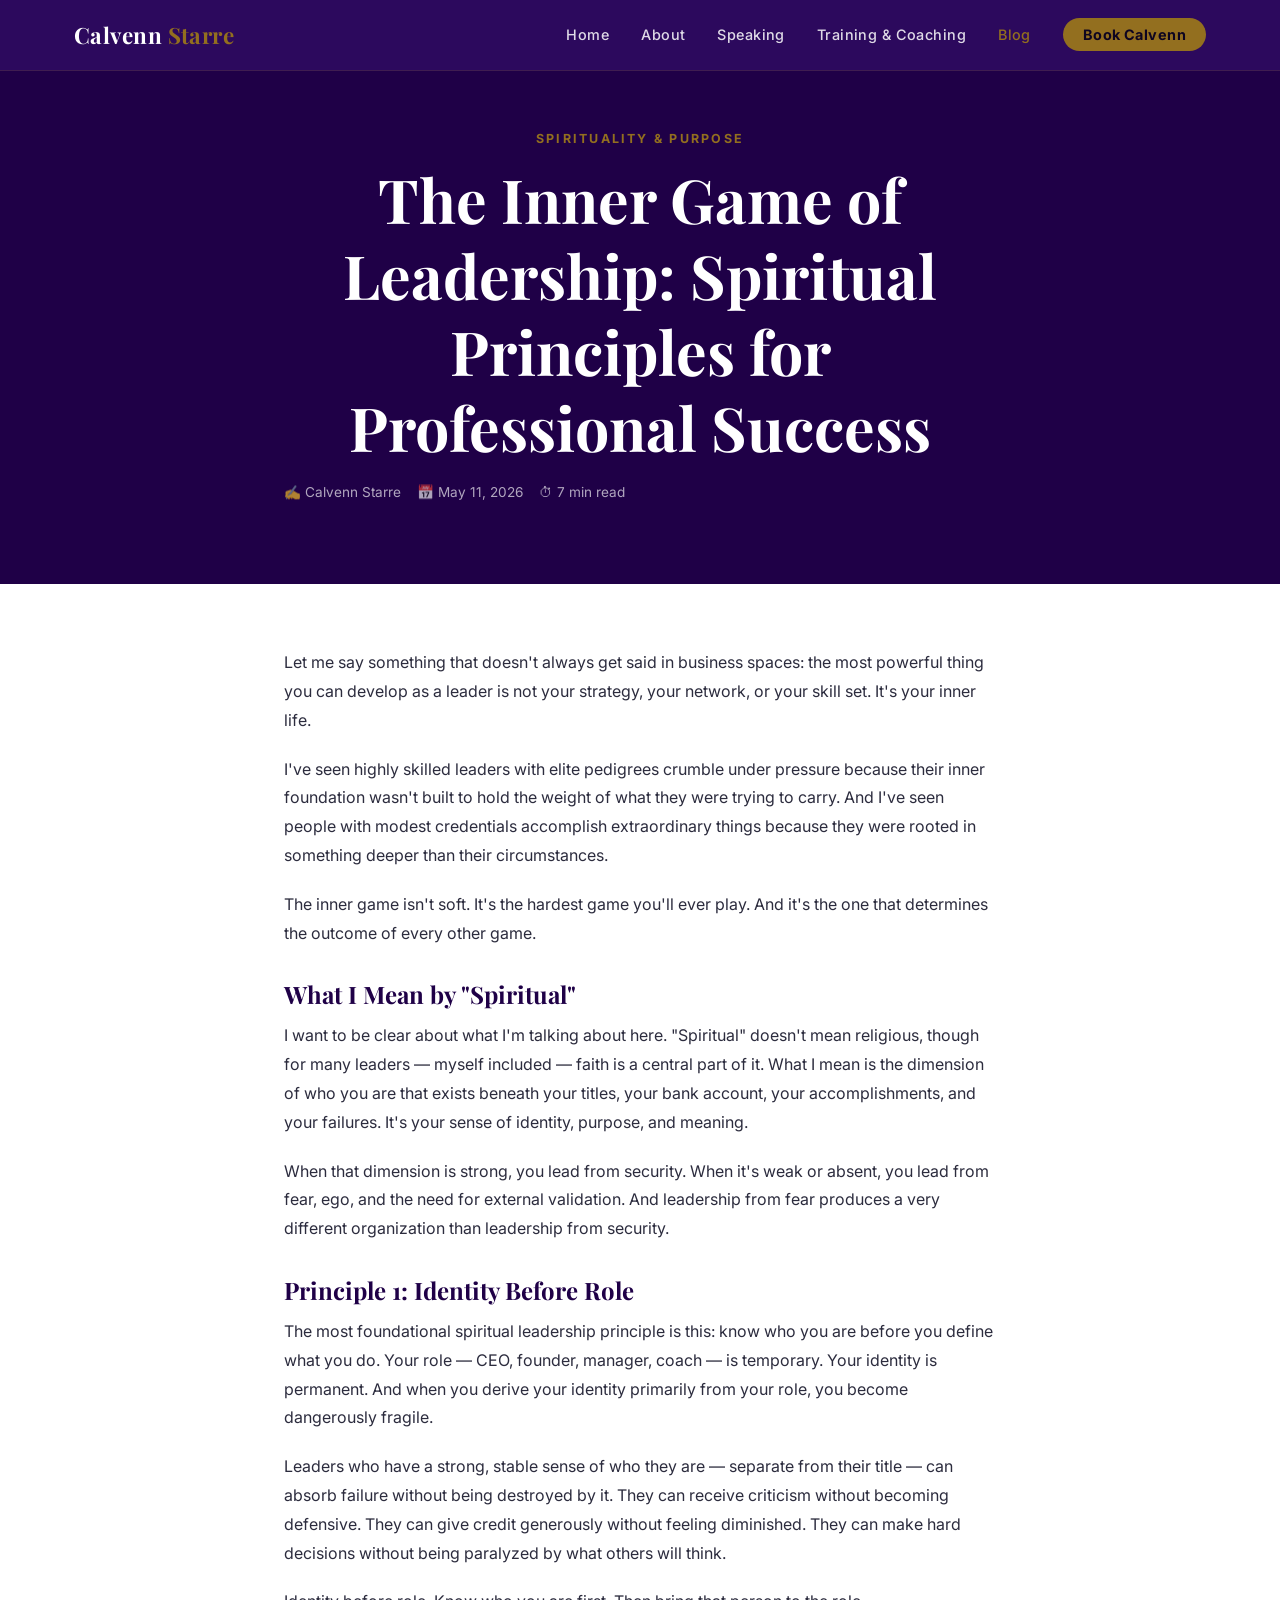
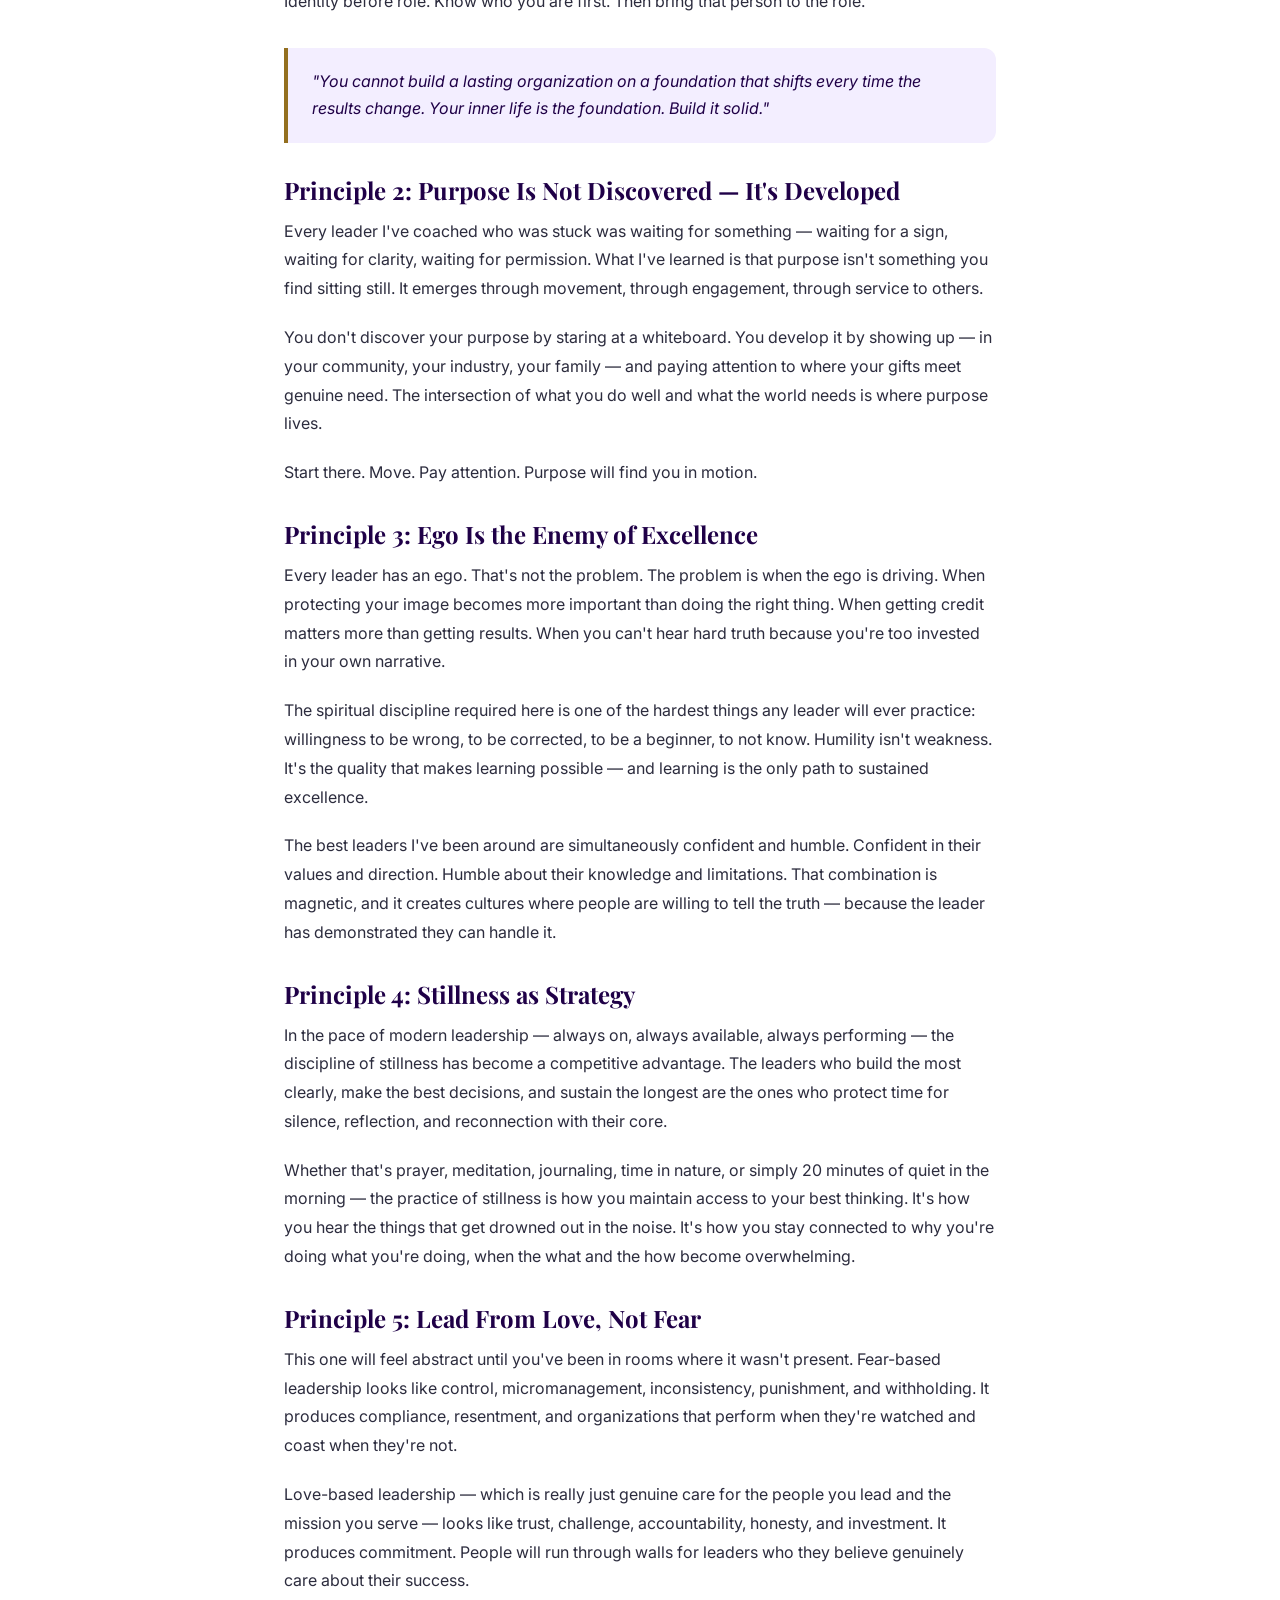
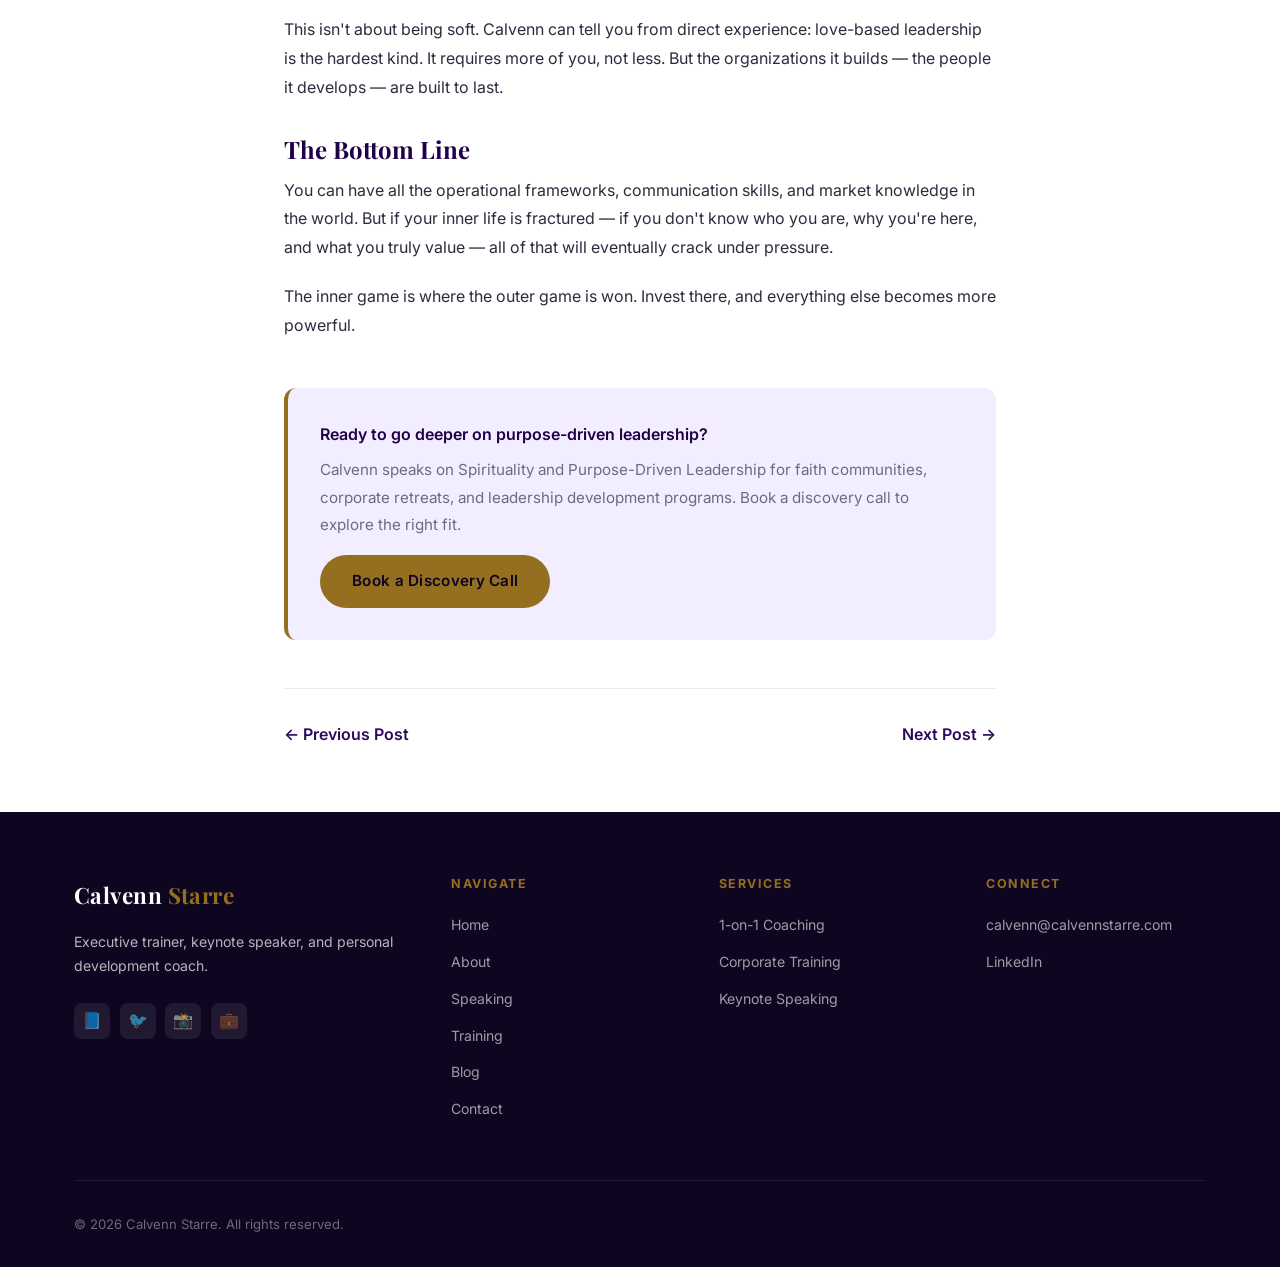
<file: blog/inner-game-leadership.html>
<!DOCTYPE html>
<html lang="en">
<head>
  <meta charset="UTF-8" />
  <meta name="viewport" content="width=device-width, initial-scale=1.0" />
  <title>The Inner Game of Leadership: Spiritual Principles for Professional Success — Calvenn Starre</title>
  <meta name="description" content="Every external achievement is downstream of internal alignment. Calvenn Starre explores the spiritual principles that ground high-impact leaders from the inside out." />
  <link rel="preconnect" href="https://fonts.googleapis.com" />
  <link href="https://fonts.googleapis.com/css2?family=Playfair+Display:ital,wght@0,600;0,700;1,500&family=Inter:wght@400;500;600;700&display=swap" rel="stylesheet" />
  <link rel="stylesheet" href="../css/style.css" />
</head>
<body>
<nav>
  <div class="nav-inner">
    <a href="../index.html" class="nav-logo">Calvenn <span>Starre</span></a>
    <ul class="nav-links">
      <li><a href="../index.html">Home</a></li>
      <li><a href="../about.html">About</a></li>
      <li><a href="../speaking.html">Speaking</a></li>
      <li><a href="../training.html">Training & Coaching</a></li>
      <li><a href="index.html" class="active">Blog</a></li>
      <li><a href="../contact.html" class="nav-cta">Book Calvenn</a></li>
    </ul>
    <button class="hamburger" aria-label="Menu"><span></span><span></span><span></span></button>
  </div>
</nav>

<div class="page-hero">
  <div class="container post-header">
    <span class="section-label">Spirituality & Purpose</span>
    <h1>The Inner Game of Leadership: Spiritual Principles for Professional Success</h1>
    <div class="post-meta">
      <span>✍️ Calvenn Starre</span>
      <span>📅 May 11, 2026</span>
      <span>⏱ 7 min read</span>
    </div>
  </div>
</div>

<article class="post-content">

  <p>Let me say something that doesn't always get said in business spaces: the most powerful thing you can develop as a leader is not your strategy, your network, or your skill set. It's your inner life.</p>

  <p>I've seen highly skilled leaders with elite pedigrees crumble under pressure because their inner foundation wasn't built to hold the weight of what they were trying to carry. And I've seen people with modest credentials accomplish extraordinary things because they were rooted in something deeper than their circumstances.</p>

  <p>The inner game isn't soft. It's the hardest game you'll ever play. And it's the one that determines the outcome of every other game.</p>

  <h2>What I Mean by "Spiritual"</h2>

  <p>I want to be clear about what I'm talking about here. "Spiritual" doesn't mean religious, though for many leaders — myself included — faith is a central part of it. What I mean is the dimension of who you are that exists beneath your titles, your bank account, your accomplishments, and your failures. It's your sense of identity, purpose, and meaning.</p>

  <p>When that dimension is strong, you lead from security. When it's weak or absent, you lead from fear, ego, and the need for external validation. And leadership from fear produces a very different organization than leadership from security.</p>

  <h2>Principle 1: Identity Before Role</h2>

  <p>The most foundational spiritual leadership principle is this: know who you are before you define what you do. Your role — CEO, founder, manager, coach — is temporary. Your identity is permanent. And when you derive your identity primarily from your role, you become dangerously fragile.</p>

  <p>Leaders who have a strong, stable sense of who they are — separate from their title — can absorb failure without being destroyed by it. They can receive criticism without becoming defensive. They can give credit generously without feeling diminished. They can make hard decisions without being paralyzed by what others will think.</p>

  <p>Identity before role. Know who you are first. Then bring that person to the role.</p>

  <blockquote>
    "You cannot build a lasting organization on a foundation that shifts every time the results change. Your inner life is the foundation. Build it solid."
  </blockquote>

  <h2>Principle 2: Purpose Is Not Discovered — It's Developed</h2>

  <p>Every leader I've coached who was stuck was waiting for something — waiting for a sign, waiting for clarity, waiting for permission. What I've learned is that purpose isn't something you find sitting still. It emerges through movement, through engagement, through service to others.</p>

  <p>You don't discover your purpose by staring at a whiteboard. You develop it by showing up — in your community, your industry, your family — and paying attention to where your gifts meet genuine need. The intersection of what you do well and what the world needs is where purpose lives.</p>

  <p>Start there. Move. Pay attention. Purpose will find you in motion.</p>

  <h2>Principle 3: Ego Is the Enemy of Excellence</h2>

  <p>Every leader has an ego. That's not the problem. The problem is when the ego is driving. When protecting your image becomes more important than doing the right thing. When getting credit matters more than getting results. When you can't hear hard truth because you're too invested in your own narrative.</p>

  <p>The spiritual discipline required here is one of the hardest things any leader will ever practice: willingness to be wrong, to be corrected, to be a beginner, to not know. Humility isn't weakness. It's the quality that makes learning possible — and learning is the only path to sustained excellence.</p>

  <p>The best leaders I've been around are simultaneously confident and humble. Confident in their values and direction. Humble about their knowledge and limitations. That combination is magnetic, and it creates cultures where people are willing to tell the truth — because the leader has demonstrated they can handle it.</p>

  <h2>Principle 4: Stillness as Strategy</h2>

  <p>In the pace of modern leadership — always on, always available, always performing — the discipline of stillness has become a competitive advantage. The leaders who build the most clearly, make the best decisions, and sustain the longest are the ones who protect time for silence, reflection, and reconnection with their core.</p>

  <p>Whether that's prayer, meditation, journaling, time in nature, or simply 20 minutes of quiet in the morning — the practice of stillness is how you maintain access to your best thinking. It's how you hear the things that get drowned out in the noise. It's how you stay connected to why you're doing what you're doing, when the what and the how become overwhelming.</p>

  <h2>Principle 5: Lead From Love, Not Fear</h2>

  <p>This one will feel abstract until you've been in rooms where it wasn't present. Fear-based leadership looks like control, micromanagement, inconsistency, punishment, and withholding. It produces compliance, resentment, and organizations that perform when they're watched and coast when they're not.</p>

  <p>Love-based leadership — which is really just genuine care for the people you lead and the mission you serve — looks like trust, challenge, accountability, honesty, and investment. It produces commitment. People will run through walls for leaders who they believe genuinely care about their success.</p>

  <p>This isn't about being soft. Calvenn can tell you from direct experience: love-based leadership is the hardest kind. It requires more of you, not less. But the organizations it builds — the people it develops — are built to last.</p>

  <h2>The Bottom Line</h2>

  <p>You can have all the operational frameworks, communication skills, and market knowledge in the world. But if your inner life is fractured — if you don't know who you are, why you're here, and what you truly value — all of that will eventually crack under pressure.</p>

  <p>The inner game is where the outer game is won. Invest there, and everything else becomes more powerful.</p>

  <div style="margin-top:3rem; padding:2rem; background:var(--purple-pale); border-radius:12px; border-left:4px solid var(--gold);">
    <p style="font-weight:600; color:var(--purple-deep); margin-bottom:0.5rem;">Ready to go deeper on purpose-driven leadership?</p>
    <p style="color:var(--gray); font-size:0.95rem; margin-bottom:1rem;">Calvenn speaks on Spirituality and Purpose-Driven Leadership for faith communities, corporate retreats, and leadership development programs. Book a discovery call to explore the right fit.</p>
    <a href="../contact.html" class="btn btn-primary">Book a Discovery Call</a>
  </div>

  <div style="margin-top:3rem; padding-top:2rem; border-top:1px solid rgba(75,31,168,0.1); display:flex; justify-content:space-between; align-items:center; flex-wrap:wrap; gap:1rem;">
    <a href="coo-mindset.html" style="color:var(--purple-royal); font-weight:600;">← Previous Post</a>
    <a href="communication-skill-not-gift.html" style="color:var(--purple-royal); font-weight:600;">Next Post →</a>
  </div>

</article>

<footer>
  <div class="container">
    <div class="footer-inner">
      <div class="footer-brand">
        <a href="../index.html" class="nav-logo">Calvenn <span>Starre</span></a>
        <p>Executive trainer, keynote speaker, and personal development coach.</p>
        <div class="footer-social">
          <a href="https://facebook.com/calvennstarre" target="_blank" rel="noopener">📘</a>
          <a href="https://x.com/calvenn" target="_blank" rel="noopener">🐦</a>
          <a href="https://instagram.com/calvennstarre" target="_blank" rel="noopener">📸</a>
          <a href="https://linkedin.com/in/calvenn/" target="_blank" rel="noopener">💼</a>
        </div>
      </div>
      <div class="footer-col"><h5>Navigate</h5><ul><li><a href="../index.html">Home</a></li><li><a href="../about.html">About</a></li><li><a href="../speaking.html">Speaking</a></li><li><a href="../training.html">Training</a></li><li><a href="index.html">Blog</a></li><li><a href="../contact.html">Contact</a></li></ul></div>
      <div class="footer-col"><h5>Services</h5><ul><li><a href="../training.html">1-on-1 Coaching</a></li><li><a href="../training.html">Corporate Training</a></li><li><a href="../speaking.html">Keynote Speaking</a></li></ul></div>
      <div class="footer-col"><h5>Connect</h5><ul><li><a href="mailto:calvenn@calvennstarre.com">calvenn@calvennstarre.com</a></li><li><a href="https://linkedin.com/in/calvenn/" target="_blank" rel="noopener">LinkedIn</a></li></ul></div>
    </div>
    <div class="footer-bottom"><span>© 2026 Calvenn Starre. All rights reserved.</span></div>
  </div>
</footer>
<script src="../js/main.js"></script>
</body>
</html>
</file>
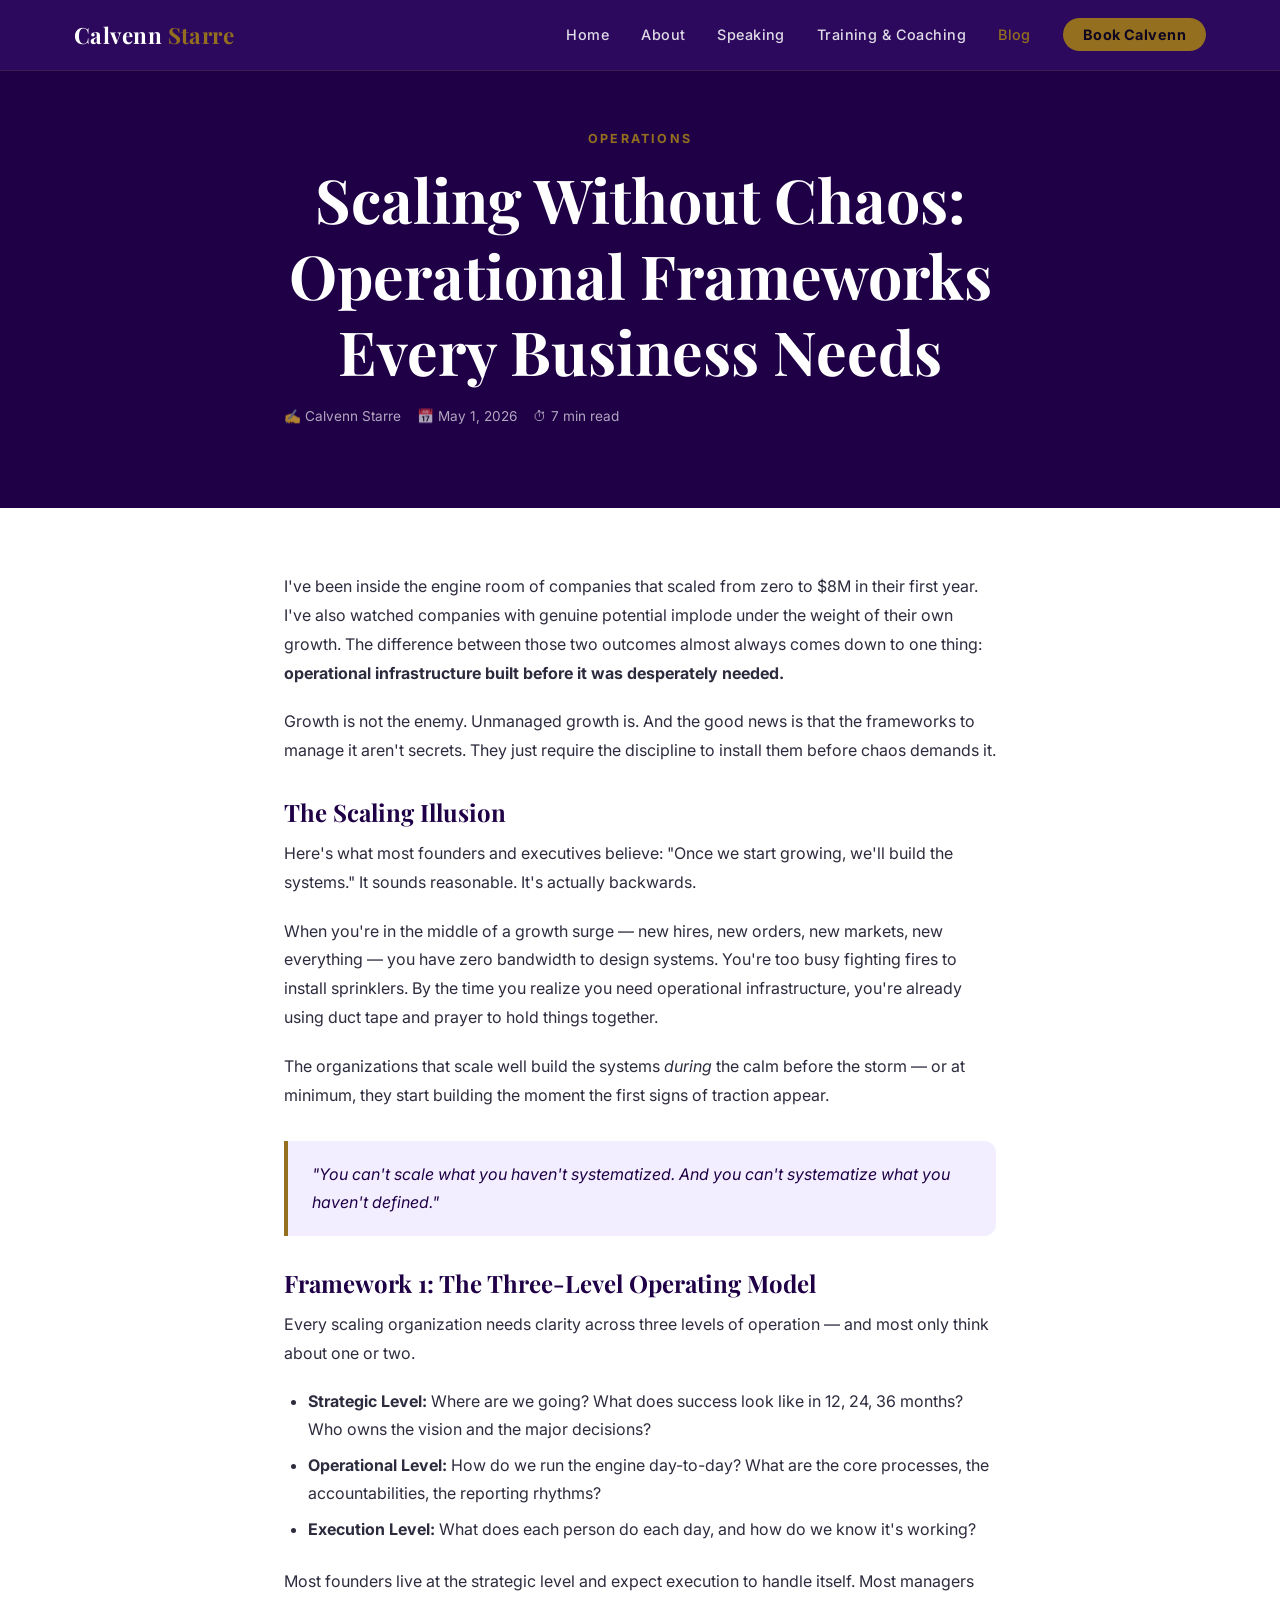
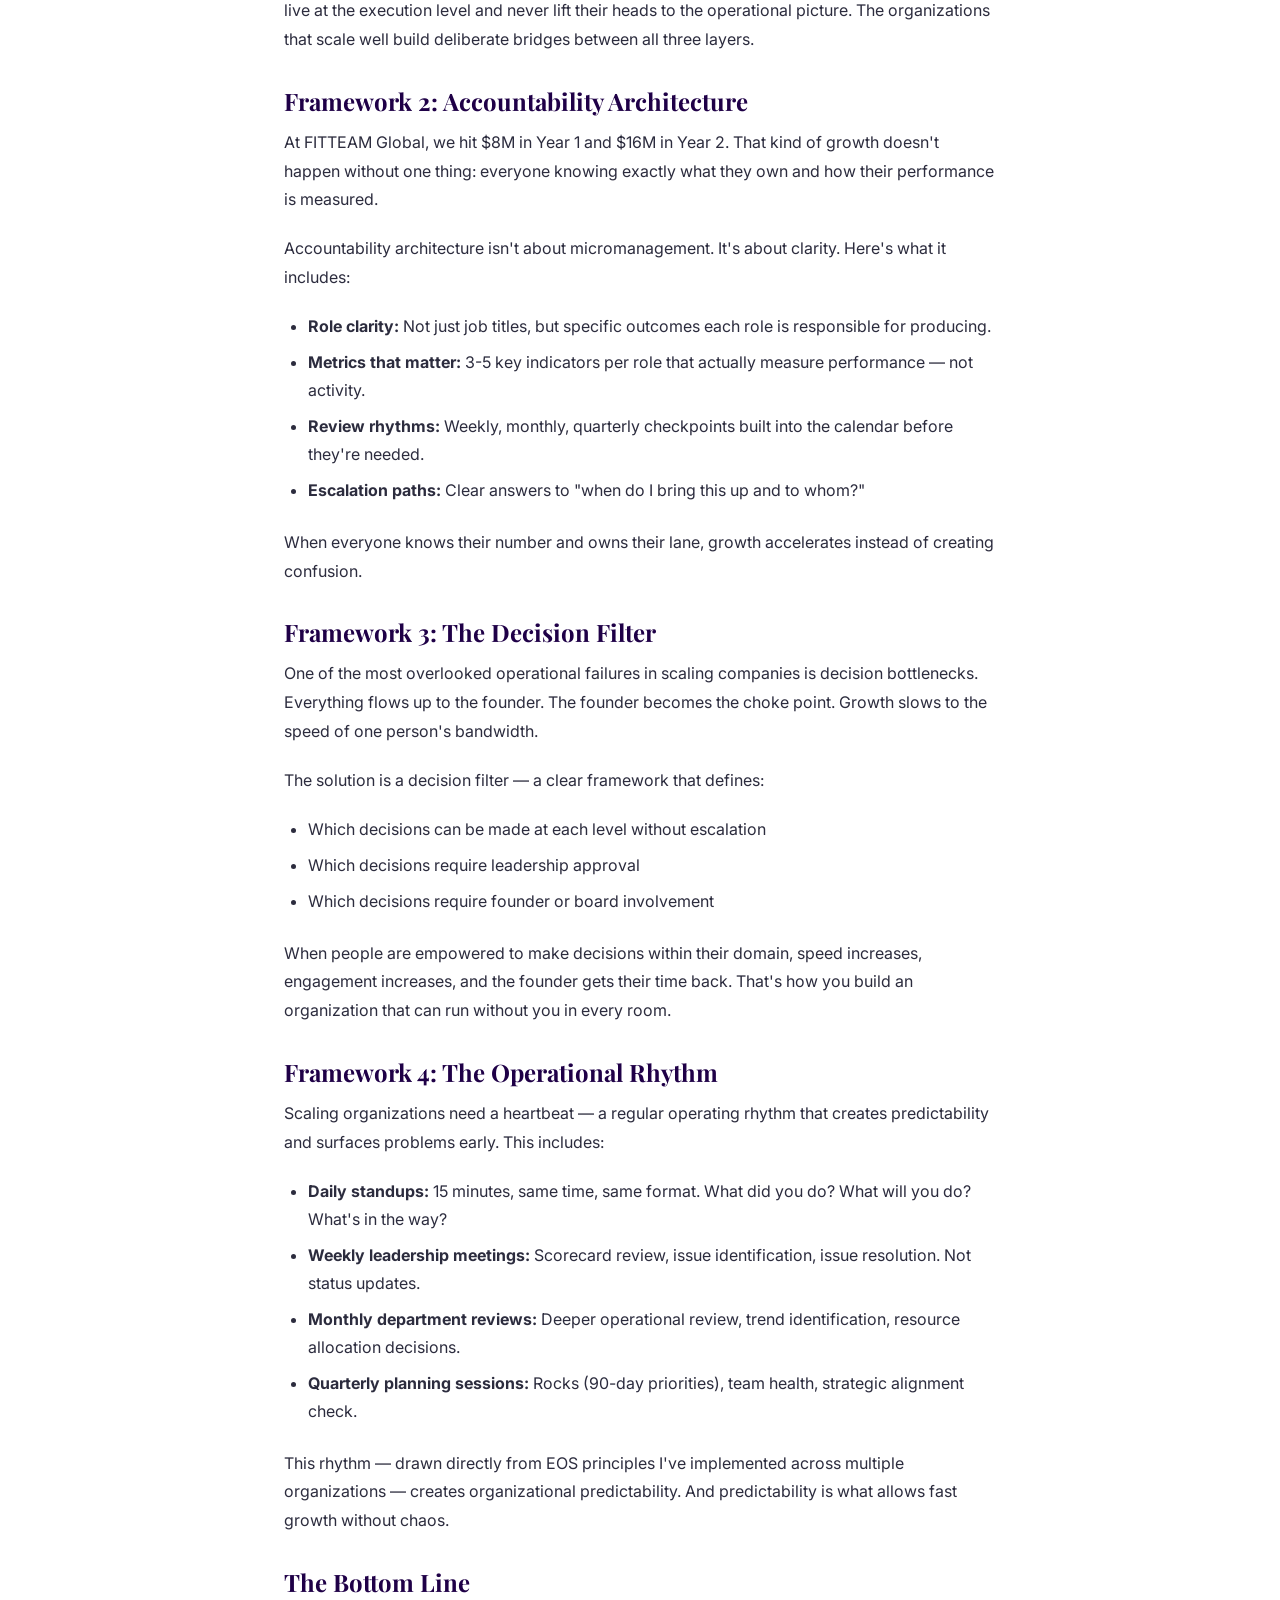
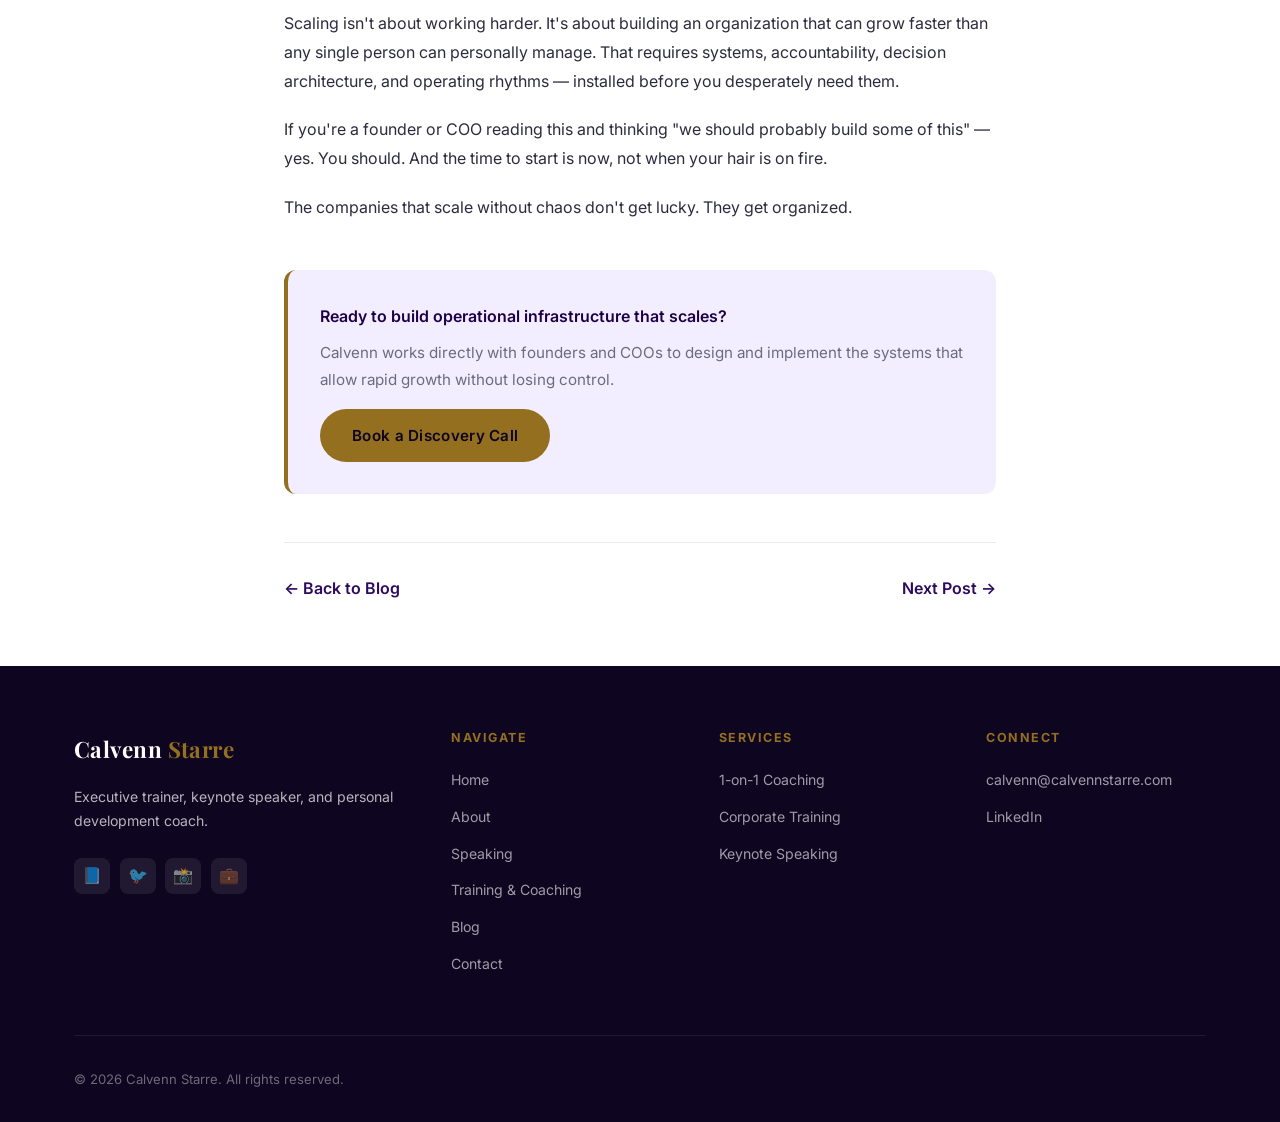
<file: blog/scaling-without-chaos.html>
<!DOCTYPE html>
<html lang="en">
<head>
  <meta charset="UTF-8" />
  <meta name="viewport" content="width=device-width, initial-scale=1.0" />
  <title>Scaling Without Chaos: Operational Frameworks Every Business Needs — Calvenn Starre</title>
  <meta name="description" content="Growth without systems is organized chaos. Calvenn Starre shares the operational frameworks that separate companies that survive scaling from those that collapse under it." />
  <link rel="preconnect" href="https://fonts.googleapis.com" />
  <link href="https://fonts.googleapis.com/css2?family=Playfair+Display:ital,wght@0,600;0,700;1,500&family=Inter:wght@400;500;600;700&display=swap" rel="stylesheet" />
  <link rel="stylesheet" href="../css/style.css" />
</head>
<body>

<nav>
  <div class="nav-inner">
    <a href="../index.html" class="nav-logo">Calvenn <span>Starre</span></a>
    <ul class="nav-links">
      <li><a href="../index.html">Home</a></li>
      <li><a href="../about.html">About</a></li>
      <li><a href="../speaking.html">Speaking</a></li>
      <li><a href="../training.html">Training & Coaching</a></li>
      <li><a href="index.html" class="active">Blog</a></li>
      <li><a href="../contact.html" class="nav-cta">Book Calvenn</a></li>
    </ul>
    <button class="hamburger" aria-label="Menu"><span></span><span></span><span></span></button>
  </div>
</nav>

<div class="page-hero">
  <div class="container post-header">
    <span class="section-label">Operations</span>
    <h1>Scaling Without Chaos: Operational Frameworks Every Business Needs</h1>
    <div class="post-meta">
      <span>✍️ Calvenn Starre</span>
      <span>📅 May 1, 2026</span>
      <span>⏱ 7 min read</span>
    </div>
  </div>
</div>

<article class="post-content">

  <p>I've been inside the engine room of companies that scaled from zero to $8M in their first year. I've also watched companies with genuine potential implode under the weight of their own growth. The difference between those two outcomes almost always comes down to one thing: <strong>operational infrastructure built before it was desperately needed.</strong></p>

  <p>Growth is not the enemy. Unmanaged growth is. And the good news is that the frameworks to manage it aren't secrets. They just require the discipline to install them before chaos demands it.</p>

  <h2>The Scaling Illusion</h2>

  <p>Here's what most founders and executives believe: "Once we start growing, we'll build the systems." It sounds reasonable. It's actually backwards.</p>

  <p>When you're in the middle of a growth surge — new hires, new orders, new markets, new everything — you have zero bandwidth to design systems. You're too busy fighting fires to install sprinklers. By the time you realize you need operational infrastructure, you're already using duct tape and prayer to hold things together.</p>

  <p>The organizations that scale well build the systems <em>during</em> the calm before the storm — or at minimum, they start building the moment the first signs of traction appear.</p>

  <blockquote>
    "You can't scale what you haven't systematized. And you can't systematize what you haven't defined."
  </blockquote>

  <h2>Framework 1: The Three-Level Operating Model</h2>

  <p>Every scaling organization needs clarity across three levels of operation — and most only think about one or two.</p>

  <ul>
    <li><strong>Strategic Level:</strong> Where are we going? What does success look like in 12, 24, 36 months? Who owns the vision and the major decisions?</li>
    <li><strong>Operational Level:</strong> How do we run the engine day-to-day? What are the core processes, the accountabilities, the reporting rhythms?</li>
    <li><strong>Execution Level:</strong> What does each person do each day, and how do we know it's working?</li>
  </ul>

  <p>Most founders live at the strategic level and expect execution to handle itself. Most managers live at the execution level and never lift their heads to the operational picture. The organizations that scale well build deliberate bridges between all three layers.</p>

  <h2>Framework 2: Accountability Architecture</h2>

  <p>At FITTEAM Global, we hit $8M in Year 1 and $16M in Year 2. That kind of growth doesn't happen without one thing: everyone knowing exactly what they own and how their performance is measured.</p>

  <p>Accountability architecture isn't about micromanagement. It's about clarity. Here's what it includes:</p>

  <ul>
    <li><strong>Role clarity:</strong> Not just job titles, but specific outcomes each role is responsible for producing.</li>
    <li><strong>Metrics that matter:</strong> 3-5 key indicators per role that actually measure performance — not activity.</li>
    <li><strong>Review rhythms:</strong> Weekly, monthly, quarterly checkpoints built into the calendar before they're needed.</li>
    <li><strong>Escalation paths:</strong> Clear answers to "when do I bring this up and to whom?"</li>
  </ul>

  <p>When everyone knows their number and owns their lane, growth accelerates instead of creating confusion.</p>

  <h2>Framework 3: The Decision Filter</h2>

  <p>One of the most overlooked operational failures in scaling companies is decision bottlenecks. Everything flows up to the founder. The founder becomes the choke point. Growth slows to the speed of one person's bandwidth.</p>

  <p>The solution is a decision filter — a clear framework that defines:</p>

  <ul>
    <li>Which decisions can be made at each level without escalation</li>
    <li>Which decisions require leadership approval</li>
    <li>Which decisions require founder or board involvement</li>
  </ul>

  <p>When people are empowered to make decisions within their domain, speed increases, engagement increases, and the founder gets their time back. That's how you build an organization that can run without you in every room.</p>

  <h2>Framework 4: The Operational Rhythm</h2>

  <p>Scaling organizations need a heartbeat — a regular operating rhythm that creates predictability and surfaces problems early. This includes:</p>

  <ul>
    <li><strong>Daily standups:</strong> 15 minutes, same time, same format. What did you do? What will you do? What's in the way?</li>
    <li><strong>Weekly leadership meetings:</strong> Scorecard review, issue identification, issue resolution. Not status updates.</li>
    <li><strong>Monthly department reviews:</strong> Deeper operational review, trend identification, resource allocation decisions.</li>
    <li><strong>Quarterly planning sessions:</strong> Rocks (90-day priorities), team health, strategic alignment check.</li>
  </ul>

  <p>This rhythm — drawn directly from EOS principles I've implemented across multiple organizations — creates organizational predictability. And predictability is what allows fast growth without chaos.</p>

  <h2>The Bottom Line</h2>

  <p>Scaling isn't about working harder. It's about building an organization that can grow faster than any single person can personally manage. That requires systems, accountability, decision architecture, and operating rhythms — installed before you desperately need them.</p>

  <p>If you're a founder or COO reading this and thinking "we should probably build some of this" — yes. You should. And the time to start is now, not when your hair is on fire.</p>

  <p>The companies that scale without chaos don't get lucky. They get organized.</p>

  <div style="margin-top:3rem; padding:2rem; background:var(--purple-pale); border-radius:12px; border-left:4px solid var(--gold);">
    <p style="font-weight:600; color:var(--purple-deep); margin-bottom:0.5rem;">Ready to build operational infrastructure that scales?</p>
    <p style="color:var(--gray); font-size:0.95rem; margin-bottom:1rem;">Calvenn works directly with founders and COOs to design and implement the systems that allow rapid growth without losing control.</p>
    <a href="../contact.html" class="btn btn-primary">Book a Discovery Call</a>
  </div>

  <div style="margin-top:3rem; padding-top:2rem; border-top:1px solid rgba(75,31,168,0.1); display:flex; justify-content:space-between; align-items:center; flex-wrap:wrap; gap:1rem;">
    <a href="index.html" style="color:var(--purple-royal); font-weight:600;">← Back to Blog</a>
    <a href="influence-without-authority.html" style="color:var(--purple-royal); font-weight:600;">Next Post →</a>
  </div>

</article>

<footer>
  <div class="container">
    <div class="footer-inner">
      <div class="footer-brand">
        <a href="../index.html" class="nav-logo">Calvenn <span>Starre</span></a>
        <p>Executive trainer, keynote speaker, and personal development coach.</p>
        <div class="footer-social">
          <a href="https://facebook.com/calvennstarre" target="_blank" rel="noopener">📘</a>
          <a href="https://x.com/calvenn" target="_blank" rel="noopener">🐦</a>
          <a href="https://instagram.com/calvennstarre" target="_blank" rel="noopener">📸</a>
          <a href="https://linkedin.com/in/calvenn/" target="_blank" rel="noopener">💼</a>
        </div>
      </div>
      <div class="footer-col">
        <h5>Navigate</h5>
        <ul>
          <li><a href="../index.html">Home</a></li>
          <li><a href="../about.html">About</a></li>
          <li><a href="../speaking.html">Speaking</a></li>
          <li><a href="../training.html">Training & Coaching</a></li>
          <li><a href="index.html">Blog</a></li>
          <li><a href="../contact.html">Contact</a></li>
        </ul>
      </div>
      <div class="footer-col">
        <h5>Services</h5>
        <ul>
          <li><a href="../training.html">1-on-1 Coaching</a></li>
          <li><a href="../training.html">Corporate Training</a></li>
          <li><a href="../speaking.html">Keynote Speaking</a></li>
        </ul>
      </div>
      <div class="footer-col">
        <h5>Connect</h5>
        <ul>
          <li><a href="mailto:calvenn@calvennstarre.com">calvenn@calvennstarre.com</a></li>
          <li><a href="https://linkedin.com/in/calvenn/" target="_blank" rel="noopener">LinkedIn</a></li>
        </ul>
      </div>
    </div>
    <div class="footer-bottom">
      <span>© 2026 Calvenn Starre. All rights reserved.</span>
    </div>
  </div>
</footer>

<script src="../js/main.js"></script>
</body>
</html>
</file>
<file: css/style.css>
/* ================================================
   CALVENN STARRE — Personal Website
   Theme: Royal Purple + Gold
   ================================================ */

:root {
  --purple-deep:   #1F0047;
  --purple-royal:  #2D0A5E;
  --purple-mid:    #4B1FA8;
  --purple-light:  #6B35C8;
  --purple-pale:   #F3EEFF;
  --gold:          #936F1F;
  --gold-light:    #B8941F;
  --dark:          #0E0520;
  --charcoal:      #2C2C3E;
  --gray:          #6B6B82;
  --light-gray:    #F8F5FF;
  --white:         #FFFFFF;
  --font-heading:  'Playfair Display', Georgia, serif;
  --font-body:     'Inter', 'Segoe UI', sans-serif;
  --shadow-sm:     0 2px 8px rgba(45,10,94,0.12);
  --shadow-md:     0 8px 32px rgba(45,10,94,0.18);
  --shadow-lg:     0 16px 56px rgba(45,10,94,0.22);
  --radius:        12px;
  --transition:    all 0.3s ease;
}

*, *::before, *::after { box-sizing: border-box; margin: 0; padding: 0; }

html { scroll-behavior: smooth; }

body {
  font-family: var(--font-body);
  color: var(--charcoal);
  background: var(--white);
  line-height: 1.7;
  font-size: 16px;
}

img { max-width: 100%; height: auto; display: block; }
a { color: var(--purple-royal); text-decoration: none; transition: var(--transition); }
a:hover { color: var(--gold); }

/* ── TYPOGRAPHY ──────────────────────────────── */
h1,h2,h3,h4,h5 {
  font-family: var(--font-heading);
  line-height: 1.25;
  color: var(--purple-deep);
}
h1 { font-size: clamp(2.2rem, 5vw, 3.8rem); }
h2 { font-size: clamp(1.8rem, 3.5vw, 2.6rem); }
h3 { font-size: clamp(1.2rem, 2.5vw, 1.6rem); }
h4 { font-size: 1.15rem; }

.section-label {
  font-size: 0.78rem;
  font-weight: 700;
  letter-spacing: 0.18em;
  text-transform: uppercase;
  color: var(--gold);
  display: block;
  margin-bottom: 0.75rem;
}

.section-title {
  margin-bottom: 1rem;
}

.section-subtitle {
  font-size: 1.1rem;
  color: var(--gray);
  max-width: 620px;
  margin: 0 auto 3rem;
}

/* ── LAYOUT ──────────────────────────────────── */
.container {
  max-width: 1180px;
  margin: 0 auto;
  padding: 0 1.5rem;
}

section { padding: 5rem 0; }

.text-center { text-align: center; }
.text-white { color: var(--white) !important; }
.text-gold { color: var(--gold) !important; }

/* ── BUTTONS ─────────────────────────────────── */
.btn {
  display: inline-flex;
  align-items: center;
  gap: 0.5rem;
  padding: 0.85rem 2rem;
  border-radius: 50px;
  font-weight: 600;
  font-size: 0.95rem;
  cursor: pointer;
  border: none;
  transition: var(--transition);
  text-decoration: none;
  letter-spacing: 0.02em;
}

.btn-primary {
  background: var(--gold);
  color: var(--dark);
}
.btn-primary:hover {
  background: var(--gold-light);
  color: var(--dark);
  transform: translateY(-2px);
  box-shadow: 0 6px 24px rgba(147,111,31,0.4);
}

.btn-outline {
  background: transparent;
  color: var(--white);
  border: 2px solid var(--white);
}
.btn-outline:hover {
  background: var(--white);
  color: var(--purple-royal);
  transform: translateY(-2px);
}

.btn-purple {
  background: var(--purple-royal);
  color: var(--white);
}
.btn-purple:hover {
  background: var(--purple-deep);
  color: var(--white);
  transform: translateY(-2px);
  box-shadow: var(--shadow-md);
}

/* ── NAV ─────────────────────────────────────── */
nav {
  position: fixed;
  top: 0; left: 0; right: 0;
  z-index: 1000;
  background: rgba(45, 10, 94, 0.97);
  backdrop-filter: blur(12px);
  border-bottom: 1px solid rgba(147,111,31,0.2);
  transition: var(--transition);
}

.nav-inner {
  display: flex;
  align-items: center;
  justify-content: space-between;
  padding: 1rem 1.5rem;
  max-width: 1180px;
  margin: 0 auto;
}

.nav-logo {
  font-family: var(--font-heading);
  font-size: 1.4rem;
  color: var(--white);
  font-weight: 700;
  letter-spacing: 0.02em;
}
.nav-logo span { color: var(--gold); }

.nav-links {
  display: flex;
  align-items: center;
  gap: 2rem;
  list-style: none;
}

.nav-links a {
  color: rgba(255,255,255,0.85);
  font-size: 0.9rem;
  font-weight: 500;
  letter-spacing: 0.03em;
  transition: var(--transition);
}
.nav-links a:hover, .nav-links a.active { color: var(--gold); }

.nav-cta {
  background: var(--gold);
  color: var(--dark) !important;
  padding: 0.5rem 1.25rem;
  border-radius: 50px;
  font-weight: 700 !important;
}
.nav-cta:hover {
  background: var(--gold-light) !important;
  color: var(--dark) !important;
}

.hamburger {
  display: none;
  flex-direction: column;
  gap: 5px;
  cursor: pointer;
  background: none;
  border: none;
  padding: 4px;
}
.hamburger span {
  display: block;
  width: 24px;
  height: 2px;
  background: var(--white);
  border-radius: 2px;
  transition: var(--transition);
}

/* ── HERO ────────────────────────────────────── */
.hero {
  background: var(--purple-deep);
  min-height: 100vh;
  display: flex;
  align-items: center;
  position: relative;
  overflow: hidden;
  padding-top: 80px;
}

.hero::before {
  content: '';
  position: absolute;
  top: -30%;
  right: -10%;
  width: 600px;
  height: 600px;
  background: transparent;
  pointer-events: none;
}

.hero::after {
  content: '';
  position: absolute;
  bottom: -20%;
  left: -5%;
  width: 400px;
  height: 400px;
  background: transparent;
  pointer-events: none;
}

.hero-inner {
  display: grid;
  grid-template-columns: 1fr 1fr;
  gap: 4rem;
  align-items: center;
  padding: 4rem 0;
}

.hero-tag {
  display: inline-flex;
  align-items: center;
  gap: 0.5rem;
  background: rgba(147,111,31,0.15);
  border: 1px solid rgba(147,111,31,0.4);
  color: var(--gold);
  font-size: 0.8rem;
  font-weight: 600;
  letter-spacing: 0.12em;
  text-transform: uppercase;
  padding: 0.4rem 1rem;
  border-radius: 50px;
  margin-bottom: 1.5rem;
}

.hero h1 {
  color: var(--white);
  margin-bottom: 0.5rem;
}

.hero-subtitle {
  font-family: var(--font-heading);
  font-size: clamp(1.1rem, 2vw, 1.4rem);
  color: var(--gold);
  margin-bottom: 1.5rem;
  font-style: italic;
}

.hero p {
  color: rgba(255,255,255,0.8);
  font-size: 1.1rem;
  margin-bottom: 2.5rem;
  max-width: 520px;
}

.hero-buttons {
  display: flex;
  gap: 1rem;
  flex-wrap: wrap;
}

.hero-image {
  display: flex;
  justify-content: center;
  align-items: center;
}

.hero-avatar {
  width: 380px;
  height: 460px;
  border-radius: 24px;
  background: var(--purple-royal);
  border: 3px solid rgba(147,111,31,0.4);
  display: flex;
  align-items: center;
  justify-content: center;
  position: relative;
  box-shadow: var(--shadow-lg);
}

.hero-avatar-placeholder {
  font-family: var(--font-heading);
  font-size: 6rem;
  color: rgba(255,255,255,0.15);
  font-weight: 700;
  letter-spacing: -0.05em;
}

.hero-stats {
  display: flex;
  gap: 2rem;
  margin-top: 3rem;
  padding-top: 2rem;
  border-top: 1px solid rgba(255,255,255,0.12);
}

.stat-item { text-align: center; }
.stat-number {
  font-family: var(--font-heading);
  font-size: 2rem;
  font-weight: 700;
  color: var(--gold);
  line-height: 1;
}
.stat-label {
  font-size: 0.78rem;
  color: rgba(255,255,255,0.6);
  text-transform: uppercase;
  letter-spacing: 0.08em;
  margin-top: 0.3rem;
}

/* ── PAGE HERO (inner pages) ─────────────────── */
.page-hero {
  background: var(--purple-deep);
  padding: 8rem 0 5rem;
  text-align: center;
  position: relative;
  overflow: hidden;
}

.page-hero::before {
  content: '';
  position: absolute;
  top: -20%; right: -5%;
  width: 500px; height: 500px;
  background: transparent;
  pointer-events: none;
}

.page-hero h1 { color: var(--white); margin-bottom: 1rem; }
.page-hero p { color: rgba(255,255,255,0.75); font-size: 1.15rem; max-width: 580px; margin: 0 auto; }

/* ── CARDS ───────────────────────────────────── */
.card {
  background: var(--white);
  border-radius: var(--radius);
  box-shadow: var(--shadow-sm);
  padding: 2.5rem;
  border: 1px solid rgba(45,10,94,0.08);
  transition: var(--transition);
}
.card:hover {
  box-shadow: var(--shadow-md);
  transform: translateY(-4px);
  border-color: rgba(147,111,31,0.25);
}

.card-icon {
  width: 56px; height: 56px;
  background: var(--purple-pale);
  border-radius: 14px;
  display: flex;
  align-items: center;
  justify-content: center;
  font-size: 1.6rem;
  margin-bottom: 1.25rem;
}

/* ── GRID LAYOUTS ────────────────────────────── */
.grid-2 { display: grid; grid-template-columns: repeat(2, 1fr); gap: 2rem; }
.grid-3 { display: grid; grid-template-columns: repeat(3, 1fr); gap: 2rem; }
.grid-4 { display: grid; grid-template-columns: repeat(4, 1fr); gap: 1.5rem; }

/* ── ABOUT SECTION (home) ────────────────────── */
.about-section {
  background: var(--white);
}

.about-inner {
  display: grid;
  grid-template-columns: 1fr 1.3fr;
  gap: 5rem;
  align-items: center;
}

.about-image-wrap {
  position: relative;
}

.about-img-box {
  width: 100%;
  aspect-ratio: 4/5;
  background: var(--purple-pale);
  border-radius: 20px;
  border: 2px solid rgba(45,10,94,0.12);
  display: flex;
  align-items: center;
  justify-content: center;
  font-size: 5rem;
  color: var(--purple-light);
}

.about-badge {
  position: absolute;
  bottom: -1rem;
  right: -1rem;
  background: var(--purple-royal);
  color: var(--white);
  padding: 1rem 1.5rem;
  border-radius: var(--radius);
  box-shadow: var(--shadow-md);
  text-align: center;
}
.about-badge strong { display: block; font-size: 1.5rem; color: var(--gold); }
.about-badge span { font-size: 0.78rem; opacity: 0.85; }

.about-content p { margin-bottom: 1.25rem; color: var(--gray); }

.credential-list {
  list-style: none;
  display: grid;
  grid-template-columns: 1fr 1fr;
  gap: 0.75rem;
  margin: 1.5rem 0 2rem;
}
.credential-list li {
  display: flex;
  align-items: center;
  gap: 0.5rem;
  font-size: 0.9rem;
  color: var(--charcoal);
  font-weight: 500;
}
.credential-list li::before {
  content: '✦';
  color: var(--gold);
  font-size: 0.7rem;
  flex-shrink: 0;
}

/* ── TOPICS ──────────────────────────────────── */
.topics-section {
  background: var(--light-gray);
}

.topic-card {
  background: var(--white);
  border-radius: var(--radius);
  padding: 2rem;
  text-align: center;
  box-shadow: var(--shadow-sm);
  border: 1px solid rgba(45,10,94,0.07);
  transition: var(--transition);
}
.topic-card:hover {
  box-shadow: var(--shadow-md);
  transform: translateY(-4px);
  border-color: var(--gold);
}
.topic-card .topic-icon {
  font-size: 2.5rem;
  margin-bottom: 1rem;
}
.topic-card h4 {
  color: var(--purple-deep);
  margin-bottom: 0.5rem;
}
.topic-card p {
  font-size: 0.88rem;
  color: var(--gray);
}

/* ── SERVICES ────────────────────────────────── */
.services-section {
  background: var(--white);
}

.service-card {
  border: 2px solid rgba(45,10,94,0.1);
  border-radius: 16px;
  padding: 2.5rem;
  transition: var(--transition);
  position: relative;
  overflow: hidden;
}
.service-card::before {
  content: '';
  position: absolute;
  top: 0; left: 0; right: 0;
  height: 4px;
  background: var(--gold);
  transform: scaleX(0);
  transition: var(--transition);
}
.service-card:hover::before { transform: scaleX(1); }
.service-card:hover {
  border-color: rgba(147,111,31,0.3);
  box-shadow: var(--shadow-md);
  transform: translateY(-4px);
}

.service-icon { font-size: 2.8rem; margin-bottom: 1.25rem; }
.service-card h3 { color: var(--purple-deep); margin-bottom: 0.75rem; }
.service-card p { color: var(--gray); margin-bottom: 1.25rem; font-size: 0.95rem; }

.service-list {
  list-style: none;
  display: flex;
  flex-direction: column;
  gap: 0.4rem;
}
.service-list li {
  font-size: 0.88rem;
  color: var(--charcoal);
  display: flex;
  align-items: center;
  gap: 0.5rem;
}
.service-list li::before {
  content: '→';
  color: var(--gold);
  font-weight: 700;
}

/* ── TESTIMONIALS ────────────────────────────── */
.testimonials-section {
  background: var(--purple-royal);
  position: relative;
  overflow: hidden;
}

.testimonials-section::before {
  content: '';
  position: absolute;
  top: -30%; right: -5%;
  width: 500px; height: 500px;
  background: transparent;
  pointer-events: none;
}

.testimonials-section .section-title { color: var(--white); }
.testimonials-section .section-subtitle { color: rgba(255,255,255,0.65); }

.testimonial-card {
  background: rgba(255,255,255,0.08);
  border: 1px solid rgba(255,255,255,0.15);
  border-radius: var(--radius);
  padding: 2rem;
  backdrop-filter: blur(8px);
}

.testimonial-quote {
  font-size: 3rem;
  line-height: 1;
  color: var(--gold);
  opacity: 0.6;
  font-family: Georgia, serif;
  margin-bottom: 0.5rem;
}

.testimonial-text {
  color: rgba(255,255,255,0.88);
  font-style: italic;
  font-size: 1rem;
  line-height: 1.75;
  margin-bottom: 1.5rem;
}

.testimonial-author {
  display: flex;
  align-items: center;
  gap: 0.75rem;
}

.author-avatar {
  width: 44px; height: 44px;
  border-radius: 50%;
  background: var(--gold);
  display: flex;
  align-items: center;
  justify-content: center;
  font-weight: 700;
  color: var(--dark);
  font-size: 1rem;
  flex-shrink: 0;
}

.author-name {
  font-weight: 600;
  color: var(--white);
  font-size: 0.9rem;
}
.author-title {
  font-size: 0.78rem;
  color: rgba(255,255,255,0.55);
}

/* ── CTA BAND ─────────────────────────────────── */
.cta-section {
  background: var(--purple-pale);
  text-align: center;
  padding: 4.5rem 0;
}
.cta-section h2 { color: var(--purple-deep); margin-bottom: 1rem; }
.cta-section p { color: var(--gray); margin-bottom: 2rem; font-size: 1.05rem; }

/* ── BLOG ────────────────────────────────────── */
.blog-section { background: var(--light-gray); }

.blog-card {
  background: var(--white);
  border-radius: var(--radius);
  overflow: hidden;
  box-shadow: var(--shadow-sm);
  border: 1px solid rgba(45,10,94,0.07);
  transition: var(--transition);
  display: flex;
  flex-direction: column;
}
.blog-card:hover {
  box-shadow: var(--shadow-md);
  transform: translateY(-4px);
}

.blog-card-img {
  height: 200px;
  background: var(--purple-royal);
  display: flex;
  align-items: center;
  justify-content: center;
  font-size: 3.5rem;
  flex-shrink: 0;
}

.blog-card-body {
  padding: 1.75rem;
  flex: 1;
  display: flex;
  flex-direction: column;
}

.blog-tag {
  display: inline-block;
  background: var(--purple-pale);
  color: var(--purple-royal);
  font-size: 0.72rem;
  font-weight: 700;
  letter-spacing: 0.1em;
  text-transform: uppercase;
  padding: 0.3rem 0.75rem;
  border-radius: 50px;
  margin-bottom: 0.75rem;
}

.blog-card h3 {
  font-size: 1.15rem;
  color: var(--purple-deep);
  margin-bottom: 0.6rem;
  line-height: 1.4;
}

.blog-card p {
  font-size: 0.9rem;
  color: var(--gray);
  flex: 1;
  margin-bottom: 1.25rem;
}

.blog-meta {
  display: flex;
  align-items: center;
  justify-content: space-between;
  font-size: 0.78rem;
  color: var(--gray);
  border-top: 1px solid rgba(45,10,94,0.07);
  padding-top: 1rem;
}

.read-more {
  color: var(--purple-royal);
  font-weight: 600;
  font-size: 0.85rem;
  display: inline-flex;
  align-items: center;
  gap: 0.3rem;
}
.read-more:hover { color: var(--gold); }

/* ── BLOG POST PAGE ──────────────────────────── */
.post-content {
  max-width: 760px;
  margin: 0 auto;
  padding: 4rem 1.5rem;
}
.post-content h2 { color: var(--purple-deep); margin: 2rem 0 0.75rem; font-size: 1.5rem; }
.post-content h3 { color: var(--purple-mid); margin: 1.75rem 0 0.6rem; font-size: 1.2rem; }
.post-content p { color: var(--charcoal); margin-bottom: 1.25rem; line-height: 1.8; }
.post-content ul, .post-content ol { margin: 1rem 0 1.5rem 1.5rem; color: var(--charcoal); }
.post-content li { margin-bottom: 0.5rem; line-height: 1.75; }
.post-content blockquote {
  border-left: 4px solid var(--gold);
  background: var(--purple-pale);
  padding: 1.25rem 1.5rem;
  margin: 2rem 0;
  border-radius: 0 var(--radius) var(--radius) 0;
  font-style: italic;
  color: var(--purple-deep);
}

.post-header {
  max-width: 760px;
  margin: 0 auto;
}

.post-meta {
  display: flex;
  align-items: center;
  gap: 1rem;
  font-size: 0.85rem;
  color: rgba(255,255,255,0.65);
  margin-top: 1rem;
  flex-wrap: wrap;
}

/* ── CONTACT ─────────────────────────────────── */
.contact-section { background: var(--white); }

.contact-inner {
  display: grid;
  grid-template-columns: 1fr 1.4fr;
  gap: 4rem;
  align-items: start;
}

.contact-info h3 {
  color: var(--purple-deep);
  margin-bottom: 1rem;
}
.contact-info p { color: var(--gray); margin-bottom: 2rem; }

.contact-item {
  display: flex;
  align-items: flex-start;
  gap: 1rem;
  margin-bottom: 1.5rem;
}

.contact-item-icon {
  width: 44px; height: 44px;
  background: var(--purple-pale);
  border-radius: 10px;
  display: flex;
  align-items: center;
  justify-content: center;
  font-size: 1.2rem;
  flex-shrink: 0;
}

.contact-item-text strong {
  display: block;
  font-size: 0.78rem;
  text-transform: uppercase;
  letter-spacing: 0.1em;
  color: var(--gray);
  margin-bottom: 0.2rem;
}
.contact-item-text span { color: var(--charcoal); font-size: 0.95rem; }

.social-links {
  display: flex;
  gap: 0.75rem;
  margin-top: 2rem;
  flex-wrap: wrap;
}

.social-link {
  width: 42px; height: 42px;
  background: var(--purple-pale);
  border-radius: 10px;
  display: flex;
  align-items: center;
  justify-content: center;
  font-size: 1.15rem;
  color: var(--purple-royal);
  transition: var(--transition);
  text-decoration: none;
}
.social-link:hover {
  background: var(--purple-royal);
  color: var(--white);
  transform: translateY(-3px);
}

.contact-form {
  background: var(--light-gray);
  padding: 2.5rem;
  border-radius: 16px;
  border: 1px solid rgba(45,10,94,0.08);
}

.form-group { margin-bottom: 1.25rem; }

.form-group label {
  display: block;
  font-size: 0.85rem;
  font-weight: 600;
  color: var(--charcoal);
  margin-bottom: 0.5rem;
}

.form-group input,
.form-group select,
.form-group textarea {
  width: 100%;
  padding: 0.85rem 1rem;
  border: 2px solid rgba(45,10,94,0.12);
  border-radius: 8px;
  font-family: var(--font-body);
  font-size: 0.95rem;
  color: var(--charcoal);
  background: var(--white);
  transition: var(--transition);
  outline: none;
}

.form-group input:focus,
.form-group select:focus,
.form-group textarea:focus {
  border-color: var(--purple-royal);
  box-shadow: 0 0 0 3px rgba(45,10,94,0.1);
}

.form-group textarea { resize: vertical; min-height: 130px; }

/* ── FOOTER ──────────────────────────────────── */
footer {
  background: var(--dark);
  color: rgba(255,255,255,0.7);
  padding: 4rem 0 2rem;
}

.footer-inner {
  display: grid;
  grid-template-columns: 1.5fr 1fr 1fr 1fr;
  gap: 3rem;
  margin-bottom: 3rem;
}

.footer-brand .nav-logo {
  margin-bottom: 1rem;
  display: inline-block;
}
.footer-brand p {
  font-size: 0.88rem;
  line-height: 1.75;
  margin-bottom: 1.5rem;
}

.footer-social {
  display: flex;
  gap: 0.6rem;
}
.footer-social a {
  width: 36px; height: 36px;
  background: rgba(255,255,255,0.08);
  border-radius: 8px;
  display: flex;
  align-items: center;
  justify-content: center;
  color: rgba(255,255,255,0.65);
  font-size: 1rem;
  transition: var(--transition);
}
.footer-social a:hover {
  background: var(--gold);
  color: var(--dark);
}

.footer-col h5 {
  font-family: var(--font-body);
  font-size: 0.78rem;
  font-weight: 700;
  letter-spacing: 0.12em;
  text-transform: uppercase;
  color: var(--gold);
  margin-bottom: 1.25rem;
}

.footer-col ul { list-style: none; }
.footer-col ul li { margin-bottom: 0.6rem; }
.footer-col ul li a {
  color: rgba(255,255,255,0.6);
  font-size: 0.88rem;
  transition: var(--transition);
}
.footer-col ul li a:hover { color: var(--gold); }

.footer-bottom {
  border-top: 1px solid rgba(255,255,255,0.08);
  padding-top: 2rem;
  display: flex;
  align-items: center;
  justify-content: space-between;
  font-size: 0.82rem;
  color: rgba(255,255,255,0.4);
  flex-wrap: wrap;
  gap: 1rem;
}

/* ── UTILITIES ───────────────────────────────── */
.bg-purple { background: var(--purple-royal); }
.bg-light { background: var(--light-gray); }

.divider {
  width: 64px;
  height: 4px;
  background: var(--gold);
  border-radius: 2px;
  margin: 1rem auto 2rem;
}
.divider.left { margin-left: 0; }

/* ── RESPONSIVE ──────────────────────────────── */
@media (max-width: 960px) {
  .hero-inner { grid-template-columns: 1fr; text-align: center; }
  .hero-image { margin-top: 2rem; }
  .hero p, .hero-buttons { margin-left: auto; margin-right: auto; }
  .hero-buttons { justify-content: center; }
  .hero-stats { justify-content: center; }

  .about-inner { grid-template-columns: 1fr; }
  .about-image-wrap { margin-bottom: 2rem; }

  .grid-4 { grid-template-columns: repeat(2, 1fr); }
  .footer-inner { grid-template-columns: 1fr 1fr; }

  .contact-inner { grid-template-columns: 1fr; }
}

@media (max-width: 720px) {
  .grid-2, .grid-3 { grid-template-columns: 1fr; }
  .grid-4 { grid-template-columns: 1fr 1fr; }
  .footer-inner { grid-template-columns: 1fr; }
  .credential-list { grid-template-columns: 1fr; }

  .nav-links { display: none; flex-direction: column; position: absolute; top: 100%; left: 0; right: 0; background: var(--dark); padding: 1.5rem; gap: 1rem; border-top: 1px solid rgba(147,111,31,0.2); }
  .nav-links.open { display: flex; }
  .hamburger { display: flex; }

  section { padding: 3.5rem 0; }
  .page-hero { padding: 6rem 0 3.5rem; }
}

@media (max-width: 480px) {
  .grid-4 { grid-template-columns: 1fr; }
  .hero-stats { flex-direction: column; gap: 1.5rem; }
}
</file>
